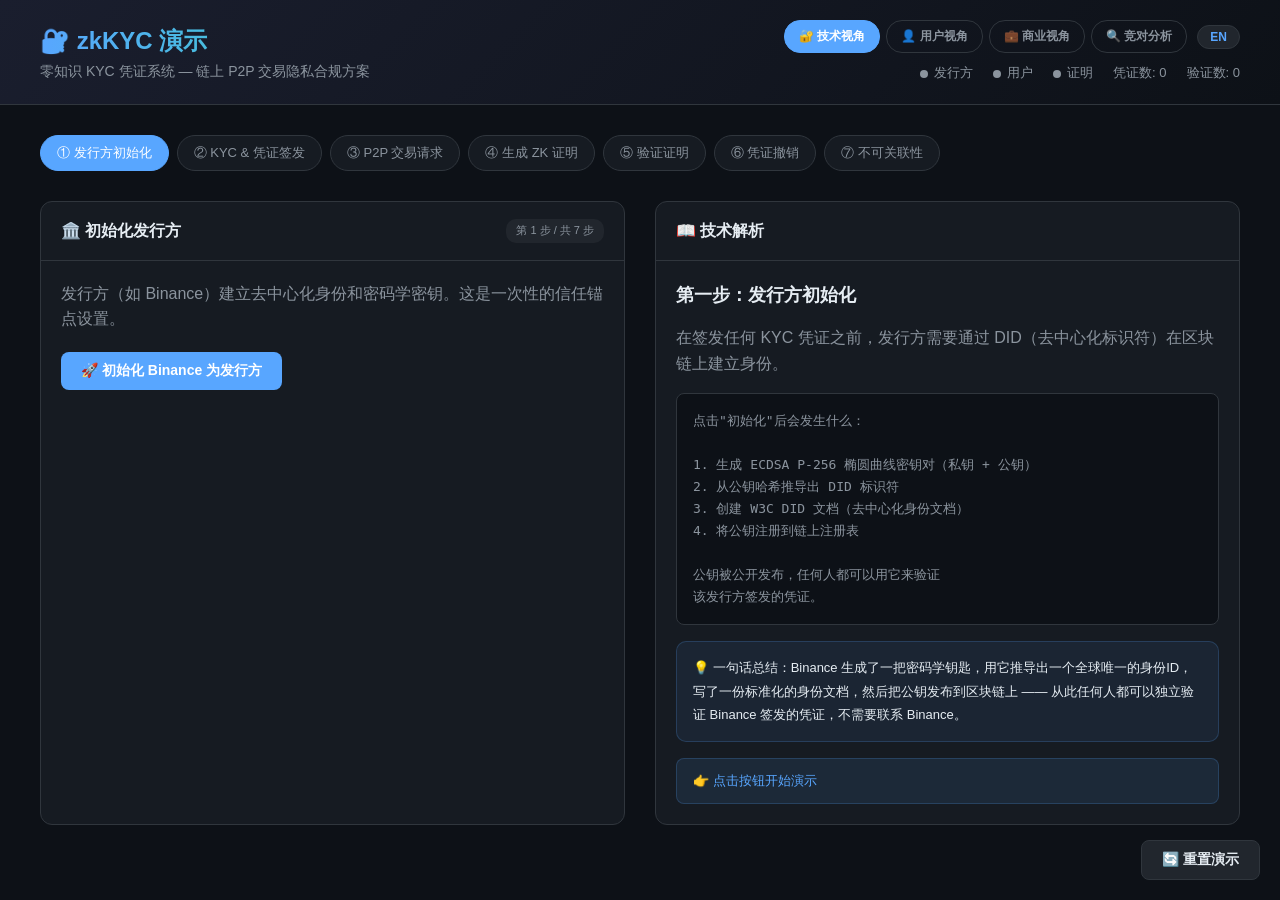
<file: zkkyc-demo/index.html>
<!DOCTYPE html>
<html lang="zh-CN" data-page="index">
<head>
  <meta charset="UTF-8">
  <meta name="viewport" content="width=device-width, initial-scale=1.0">
  <title>zkKYC — 零知识 KYC 凭证系统</title>
  <link rel="stylesheet" href="style.css">
  <script src="i18n.js"></script>
</head>
<body>

<!-- Header -->
<div class="header">
  <div>
    <h1 data-i18n="header.title">🔐 zkKYC 演示</h1>
    <div class="subtitle" data-i18n="header.subtitle">零知识 KYC 凭证系统 — 链上 P2P 交易隐私合规方案</div>
  </div>
  <div style="display:flex; flex-direction:column; align-items:flex-end; gap:10px;">
    <div class="page-nav">
      <a href="index.html" class="active" data-i18n="nav.tech">🔐 技术视角</a>
      <a href="user-demo.html" data-i18n="nav.user">👤 用户视角</a>
      <a href="business.html" data-i18n="nav.biz">💼 商业视角</a>
      <a href="competitors.html" data-i18n="nav.comp">🔍 竞对分析</a>
      <button class="lang-toggle" onclick="toggleLang()">EN</button>
    </div>
    <div class="status-bar">
      <div class="stat"><span class="dot off" id="dot-issuer"></span> <span data-i18n="header.issuer">发行方</span></div>
      <div class="stat"><span class="dot off" id="dot-user"></span> <span data-i18n="header.user">用户</span></div>
      <div class="stat"><span class="dot off" id="dot-proof"></span> <span data-i18n="header.proof">证明</span></div>
      <div class="stat" id="stat-creds">凭证数: 0</div>
      <div class="stat" id="stat-verifs">验证数: 0</div>
    </div>
  </div>
</div>

<div class="container">
  <!-- Step Navigation -->
  <div class="steps-nav">
    <button class="step-btn active" onclick="showStep(1)" data-i18n="step.1">① 发行方初始化</button>
    <button class="step-btn" onclick="showStep(2)" data-i18n="step.2">② KYC & 凭证签发</button>
    <button class="step-btn" onclick="showStep(3)" data-i18n="step.3">③ P2P 交易请求</button>
    <button class="step-btn" onclick="showStep(4)" data-i18n="step.4">④ 生成 ZK 证明</button>
    <button class="step-btn" onclick="showStep(5)" data-i18n="step.5">⑤ 验证证明</button>
    <button class="step-btn" onclick="showStep(6)" data-i18n="step.6">⑥ 凭证撤销</button>
    <button class="step-btn" onclick="showStep(7)" data-i18n="step.7">⑦ 不可关联性</button>
  </div>

  <!-- ════════════════════════════════════════════ -->
  <!-- STEP 1 -->
  <!-- ════════════════════════════════════════════ -->
  <div class="step-content active" id="step-1">
    <div class="main-grid">
      <div class="panel">
        <div class="panel-header">
          <h2 data-i18n="s1.title">🏛️ 初始化发行方</h2>
          <span class="badge" data-i18n="s1.badge">第 1 步 / 共 7 步</span>
        </div>
        <div class="panel-body">
          <p style="color:var(--text2); margin-bottom:20px;" data-i18n="s1.desc">
            发行方（如 Binance）建立去中心化身份和密码学密钥。这是一次性的信任锚点设置。
          </p>
          <button class="btn btn-primary" id="btn-setup" onclick="setupIssuer()">
            <span class="spinner"></span>
            <span data-i18n="s1.btn">🚀 初始化 Binance 为发行方</span>
          </button>
          <div id="issuer-result" class="json-view" style="display:none;"></div>
        </div>
      </div>
      <div class="panel explanation">
        <div class="panel-header"><h2 data-i18n="s1.exp.title">📖 技术解析</h2></div>
        <div class="panel-body" id="exp-1">
          <div class="exp-title" data-i18n="s1.exp.heading">第一步：发行方初始化</div>
          <p style="color:var(--text2); margin-bottom:16px;" data-i18n="s1.exp.desc">
            在签发任何 KYC 凭证之前，发行方需要通过 DID（去中心化标识符）在区块链上建立身份。
          </p>
          <div class="exp-technical" data-i18n="s1.exp.technical">点击"初始化"后会发生什么：

1. 生成 ECDSA P-256 椭圆曲线密钥对（私钥 + 公钥）
2. 从公钥哈希推导出 DID 标识符
3. 创建 W3C DID 文档（去中心化身份文档）
4. 将公钥注册到链上注册表

公钥被公开发布，任何人都可以用它来验证
该发行方签发的凭证。</div>
          <div style="margin-top:16px; padding:14px 16px; background:rgba(88,166,255,0.08); border:1px solid rgba(88,166,255,0.2); border-radius:10px; font-size:13px; color:var(--text); line-height:1.8;">
            <strong>💡</strong> <span data-i18n="s1.exp.summary">一句话总结：Binance 生成了一把密码学钥匙，用它推导出一个全球唯一的身份ID，写了一份标准化的身份文档，然后把公钥发布到区块链上 —— 从此任何人都可以独立验证 Binance 签发的凭证，不需要联系 Binance。</span>
          </div>
          <div class="exp-next" data-i18n="s1.exp.next">👉 点击按钮开始演示</div>
        </div>
      </div>
    </div>
  </div>

  <!-- ════════════════════════════════════════════ -->
  <!-- STEP 2 -->
  <!-- ════════════════════════════════════════════ -->
  <div class="step-content" id="step-2">
    <div class="main-grid">
      <div class="panel">
        <div class="panel-header">
          <h2 data-i18n="s2.title">📋 提交 KYC 并获取凭证</h2>
          <span class="badge" data-i18n="s2.badge">第 2 步 / 共 7 步</span>
        </div>
        <div class="panel-body">
          <div class="form-group">
            <label data-i18n="s2.label.name">姓名</label>
            <input type="text" id="kyc-name" value="张小明" />
          </div>
          <div class="form-group">
            <label data-i18n="s2.label.country">国家代码</label>
            <input type="text" id="kyc-country" value="SG" maxlength="2" />
          </div>
          <div class="form-group">
            <label data-i18n="s2.label.id">证件号码</label>
            <input type="text" id="kyc-id" value="S1234567A" />
          </div>
          <div class="form-group">
            <label data-i18n="s2.label.level">KYC 等级</label>
            <select id="kyc-level">
              <option value="1" data-i18n="s2.level.1">等级 1 — 基础认证</option>
              <option value="2" selected data-i18n="s2.level.2">等级 2 — 增强认证</option>
              <option value="3" data-i18n="s2.level.3">等级 3 — 机构级认证</option>
            </select>
          </div>
          <button class="btn btn-primary" id="btn-kyc" onclick="submitKYC()">
            <span class="spinner"></span>
            <span data-i18n="s2.btn">📜 完成 KYC 并签发凭证</span>
          </button>
          <div id="kyc-result" class="json-view" style="display:none;"></div>
        </div>
      </div>
      <div class="panel explanation">
        <div class="panel-header"><h2 data-i18n="s2.exp.title">📖 技术解析</h2></div>
        <div class="panel-body" id="exp-2">
          <div class="exp-title" data-i18n="s2.exp.heading">第二步：KYC 与凭证签发</div>
          <p style="color:var(--text2); margin-bottom:16px;" data-i18n="s2.exp.desc">
            用户向发行方提交 KYC 信息。验证通过后，发行方创建一份用 BBS+ 签名的 W3C 可验证凭证。
          </p>
          <div class="exp-technical" data-i18n="s2.exp.technical">KYC 过程中发生了什么：

1. 用户提交个人信息（姓名、国籍、证件号）
2. 发行方验证身份（本演示中为模拟）
3. 为用户生成独立的 DID（与链上地址无关）
4. 创建包含 KYC 认证的可验证凭证（VC）
5. 用 BBS+ 签名对所有字段签名
6. 将凭证加入 Merkle 树（有效集合）
7. 用户将凭证存储在本地设备

⚠️ 完成后，用户的个人信息仅存储在自己的
设备上，不会上链，也不会留在发行方。</div>
          <div class="exp-next" data-i18n="s2.exp.next">👉 填写表单并签发凭证</div>
        </div>
      </div>
    </div>
  </div>

  <!-- ════════════════════════════════════════════ -->
  <!-- STEP 3 -->
  <!-- ════════════════════════════════════════════ -->
  <div class="step-content" id="step-3">
    <div class="main-grid">
      <div class="panel">
        <div class="panel-header">
          <h2 data-i18n="s3.title">🤝 P2P 交易请求</h2>
          <span class="badge" data-i18n="s3.badge">第 3 步 / 共 7 步</span>
        </div>
        <div class="panel-body">
          <div class="wallet-row">
            <div class="wallet-card">
              <h3 data-i18n="s3.alice">👩 Alice（持有方）</h3>
              <div class="addr" id="alice-did" data-i18n="s3.alice.did">DID: 尚未创建</div>
              <div style="margin-top:10px; color:var(--green); font-size:13px;" data-i18n="s3.alice.status">✅ 已持有 KYC 凭证</div>
            </div>
            <div class="arrow-col">⇄</div>
            <div class="wallet-card">
              <h3 data-i18n="s3.bob">👨 Bob（验证方）</h3>
              <div class="addr">0xBob...7f3e</div>
              <div style="margin-top:10px; color:var(--orange); font-size:13px;" data-i18n="s3.bob.status">⚠️ 需要对方的 KYC 证明</div>
            </div>
          </div>
          <div style="margin-top:20px; padding:16px; background:var(--bg); border-radius:8px;">
            <p style="font-size:14px; color:var(--text2); margin-bottom:12px;">
              <strong style="color:var(--text)">Bob</strong> 想向 Alice 转账 10 ETH，
              但需要先确认她通过了知名机构的 KYC 认证。
              Bob 生成一个随机挑战 nonce：
            </p>
            <div style="display:flex; gap:10px; align-items:center;">
              <input type="text" id="verifier-nonce" readonly style="font-family:monospace; font-size:12px; flex:1;" />
              <button class="btn btn-secondary" onclick="generateNonce()" data-i18n="s3.nonce.btn">🎲 新随机数</button>
            </div>
          </div>
          <button class="btn btn-primary" style="margin-top:16px;" onclick="generateNonce(); showStep(4);">
            <span data-i18n="s3.next.btn">➡️ 进入证明生成</span>
          </button>
        </div>
      </div>
      <div class="panel explanation">
        <div class="panel-header"><h2 data-i18n="s3.exp.title">📖 技术解析</h2></div>
        <div class="panel-body" id="exp-3">
          <div class="exp-title" data-i18n="s3.exp.heading">第三步：P2P 交易场景</div>
          <p style="color:var(--text2); margin-bottom:16px;">
            双方要在链上做 P2P 转账。双方都没有链上 KYC，但 Bob 需要确认 Alice 的合规状态。
          </p>
          <div class="exp-technical">挑战-响应协议：

1. Bob 想和 Alice 进行交易
2. Bob 要求："请证明你通过了 KYC"
3. Bob 生成一个随机数 NONCE（挑战值）
4. Bob 将 nonce 发送给 Alice

为什么要用新的随机数？
→ 防止重放攻击（重复使用旧证明）
→ 保证不可关联性（每次证明都是唯一的）
→ 证明这个证明是"现在"生成的，不是昨天的

这类似于 HTTPS 握手的工作原理 ——
一个新的随机值确保响应是实时生成的。</div>
          <div class="exp-next">👉 生成随机数，然后进入证明生成步骤</div>
        </div>
      </div>
    </div>
  </div>

  <!-- ════════════════════════════════════════════ -->
  <!-- STEP 4 -->
  <!-- ════════════════════════════════════════════ -->
  <div class="step-content" id="step-4">
    <div class="main-grid">
      <div class="panel">
        <div class="panel-header">
          <h2 data-i18n="s4.title">🔐 生成零知识证明</h2>
          <span class="badge" data-i18n="s4.badge">第 4 步 / 共 7 步</span>
        </div>
        <div class="panel-body">
          <p style="color:var(--text2); margin-bottom:16px;">
            Alice 将在不暴露身份的前提下，证明自己通过了 KYC。选择要披露的字段：
          </p>
          <div style="display:grid; grid-template-columns:1fr 1fr; gap:8px; margin-bottom:16px;">
            <label style="display:flex; align-items:center; gap:8px; padding:10px; background:var(--bg); border-radius:8px; cursor:pointer; font-size:13px;">
              <input type="checkbox" checked disabled /> KYC等级 <span style="color:var(--green)">（披露）</span>
            </label>
            <label style="display:flex; align-items:center; gap:8px; padding:10px; background:var(--bg); border-radius:8px; cursor:pointer; font-size:13px;">
              <input type="checkbox" checked disabled /> 制裁清单 <span style="color:var(--green)">（披露）</span>
            </label>
            <label style="display:flex; align-items:center; gap:8px; padding:10px; background:var(--bg); border-radius:8px; cursor:pointer; font-size:13px;">
              <input type="checkbox" checked disabled /> 反洗钱检查 <span style="color:var(--green)">（披露）</span>
            </label>
            <label style="display:flex; align-items:center; gap:8px; padding:10px; background:var(--bg); border-radius:8px; cursor:pointer; font-size:13px;">
              <input type="checkbox" checked disabled /> 国家风险 <span style="color:var(--green)">（披露）</span>
            </label>
            <label style="display:flex; align-items:center; gap:8px; padding:10px; background:var(--bg); border-radius:8px; font-size:13px; opacity:0.5;">
              <input type="checkbox" disabled /> 姓名 <span style="color:var(--red)">（隐藏）</span>
            </label>
            <label style="display:flex; align-items:center; gap:8px; padding:10px; background:var(--bg); border-radius:8px; font-size:13px; opacity:0.5;">
              <input type="checkbox" disabled /> 国籍 <span style="color:var(--red)">（隐藏）</span>
            </label>
            <label style="display:flex; align-items:center; gap:8px; padding:10px; background:var(--bg); border-radius:8px; font-size:13px; opacity:0.5;">
              <input type="checkbox" disabled /> 证件号码 <span style="color:var(--red)">（隐藏）</span>
            </label>
            <label style="display:flex; align-items:center; gap:8px; padding:10px; background:var(--bg); border-radius:8px; font-size:13px; opacity:0.5;">
              <input type="checkbox" disabled /> DID 标识 <span style="color:var(--red)">（隐藏）</span>
            </label>
          </div>
          <button class="btn btn-primary" id="btn-proof" onclick="generateProof()">
            <span class="spinner"></span>
            <span data-i18n="s4.btn">🔐 生成零知识证明</span>
          </button>
          <div id="proof-result" class="json-view" style="display:none;"></div>
        </div>
      </div>
      <div class="panel explanation">
        <div class="panel-header"><h2 data-i18n="s4.exp.title">📖 技术解析</h2></div>
        <div class="panel-body" id="exp-4">
          <div class="exp-title" data-i18n="s4.exp.heading">第四步：零知识证明生成</div>
          <div class="exp-technical">Alice 的设备在本地执行以下操作：

1. 选择性披露（BBS+ 签名）
   → 披露：KYC等级、制裁状态、反洗钱、国家风险
   → 隐藏：姓名、国籍、证件号、DID
   → 证明：隐藏字段确实被发行方签名过

2. Merkle 成员证明（非撤销证明）
   → 证明凭证在有效集合中
   → 不暴露是哪个凭证

3. Nullifier（消零器）生成
   → Nullifier = Hash(凭证密钥 || Bob的nonce)
   → 每次交互唯一，防止重放
   → 无法与其他证明关联

4. 过期检查
   → 证明凭证未过期
   → 不暴露具体过期日期

生成的证明约 2KB，不含任何个人信息，
任何人都可用发行方公钥验证。</div>
          <div class="privacy-box">
            🔒 <strong>隐私保证：</strong>该证明在数学上保证验证方除了被披露的字段外，
            不会获取任何其他信息。即使是发行方也无法将此证明与原始凭证签发关联起来。
          </div>
        </div>
      </div>
    </div>
  </div>

  <!-- ════════════════════════════════════════════ -->
  <!-- STEP 5 -->
  <!-- ════════════════════════════════════════════ -->
  <div class="step-content" id="step-5">
    <!-- 验证流程图 -->
    <div class="panel" style="margin-bottom:24px;">
      <div class="panel-header">
        <h2 data-i18n="s5.title">🔍 Bob 的完整验证流程</h2>
        <span class="badge" data-i18n="s5.badge">第 5 步 / 共 7 步</span>
      </div>
      <div class="panel-body">
        <!-- 流程时间线 -->
        <div class="verify-timeline">

          <!-- Step A: 获取信任锚点 -->
          <div class="vt-step" id="vt-step-0">
            <div class="vt-icon">⛓️</div>
            <div class="vt-content">
              <div class="vt-title" data-i18n="s5.vt0.title">第零步：从链上获取信任锚点</div>
              <div class="vt-desc" data-i18n="s5.vt0.desc">Bob 自己从链上合约读取数据，不依赖 Alice，Alice 无法伪造</div>
              <div class="vt-detail">
                <div class="vt-code">
                  <div><span class="json-key">issuer_pubkey</span> = Registry.getIssuer().publicKey &nbsp; <span style="color:var(--text2)">← 链上读取</span></div>
                  <div><span class="json-key">merkle_root</span> &nbsp; = Registry.getIssuer().merkleRoot <span style="color:var(--text2)">← 链上读取</span></div>
                </div>
                <div class="vt-note">
                  💡 <strong>关键：</strong>Merkle 根和公钥都来自链上合约，是公开数据。
                  Bob 自己读链，不需要问 Alice 或 Binance。这就是 trustless 的含义。
                </div>
              </div>
              <div class="vt-status" id="vt-status-0">⏳ 等待执行</div>
            </div>
          </div>

          <!-- Step 1: BBS+ 签名 -->
          <div class="vt-step" id="vt-step-1">
            <div class="vt-icon">🔏</div>
            <div class="vt-content">
              <div class="vt-title" data-i18n="s5.vt1.title">第一步：验证 BBS+ 签名</div>
              <div class="vt-desc" data-i18n="s5.vt1.desc">发行方真的签了这些字段吗？</div>
              <div class="vt-detail">
                <div class="vt-code">
                  <div><span style="color:var(--text2)">// 对每个披露字段：验证承诺能正确打开</span></div>
                  <div>for field in [kycLevel, sanctionClear, amlCheck, countryRisk]:</div>
                  <div>&nbsp;&nbsp;assert Hash(value || blinding) == commitment &nbsp; <span style="color:var(--green)">✓</span></div>
                  <div></div>
                  <div><span style="color:var(--text2)">// 验证组合签名（含隐藏字段的承诺）</span></div>
                  <div>combined = sort_concat(<span style="color:var(--green)">所有字段的 commitments</span>)</div>
                  <div>ECDSA.verify(<span class="json-key">issuer_pubkey</span>, combined, signature) <span style="color:var(--green)">✓</span></div>
                </div>
                <div class="vt-note">
                  📌 隐藏字段（姓名、证件号等）的 <strong>承诺值</strong> 也在签名里，
                  所以 Bob 能确认"有些字段被签了，但我看不到内容"。
                  这就是 BBS+ 选择性披露的核心。
                </div>
              </div>
              <div class="vt-status" id="vt-status-1">⏳ 等待执行</div>
            </div>
          </div>

          <!-- Step 2: Merkle 验证 -->
          <div class="vt-step" id="vt-step-2">
            <div class="vt-icon">🌳</div>
            <div class="vt-content">
              <div class="vt-title" data-i18n="s5.vt2.title">第二步：验证 Merkle 证明（凭证没被撤销？）</div>
              <div class="vt-desc" data-i18n="s5.vt2.desc">凭证是否仍在有效集合中</div>
              <div class="vt-detail">
                <div class="vt-code">
                  <div><span style="color:var(--text2)">// Alice 提供的 Merkle 路径</span></div>
                  <div>leaf_hash = Hash(credential_id)</div>
                  <div>siblings = [h₁, h₂, h₃, ...]</div>
                  <div></div>
                  <div><span style="color:var(--text2)">// Bob 自底向上重算根</span></div>
                  <div>current = leaf_hash</div>
                  <div>for sibling in siblings:</div>
                  <div>&nbsp;&nbsp;current = Hash(current + sibling)</div>
                  <div>computed_root = current</div>
                  <div></div>
                  <div><span style="color:var(--text2)">// 与链上 root 比较</span></div>
                  <div>assert computed_root == <span class="json-key">merkle_root</span> <span style="color:var(--green)">✓</span></div>
                </div>
                <div class="vt-note">
                  🌿 Bob 不知道 credential_id 是什么，只知道"链上有效集合中存在某个凭证，
                  它的 Merkle 路径能算出正确的根"。如果凭证被撤销，根会变，路径算不出来。
                </div>
              </div>
              <div class="vt-status" id="vt-status-2">⏳ 等待执行</div>
            </div>
          </div>

          <!-- Step 3: Nullifier -->
          <div class="vt-step" id="vt-step-3">
            <div class="vt-icon">🛡️</div>
            <div class="vt-content">
              <div class="vt-title" data-i18n="s5.vt3.title">第三步：检查 Nullifier（防重放）</div>
              <div class="vt-desc" data-i18n="s5.vt3.desc">这个证明之前用过吗？</div>
              <div class="vt-detail">
                <div class="vt-code">
                  <div>nullifier = proof.nullifier</div>
                  <div></div>
                  <div><span style="color:var(--text2)">// 检查本地/链上记录</span></div>
                  <div>assert nullifier NOT IN used_nullifiers <span style="color:var(--green)">✓ 新鲜</span></div>
                  <div></div>
                  <div><span style="color:var(--text2)">// 记录，防止下次重放</span></div>
                  <div>used_nullifiers.add(nullifier)</div>
                </div>
                <div class="vt-note">
                  🔄 Nullifier = Hash(凭证密钥 || Bob的nonce)。因为 nonce 是 Bob 随机生成的，
                  Alice 无法预先准备。同一凭证 + 不同 nonce = 不同 nullifier = 不可关联。
                </div>
              </div>
              <div class="vt-status" id="vt-status-3">⏳ 等待执行</div>
            </div>
          </div>

          <!-- Step 4: 业务字段 -->
          <div class="vt-step" id="vt-step-4">
            <div class="vt-icon">📋</div>
            <div class="vt-content">
              <div class="vt-title" data-i18n="s5.vt4.title">第四步：检查业务合规字段</div>
              <div class="vt-desc" data-i18n="s5.vt4.desc">从已验证的披露字段中读取合规状态</div>
              <div class="vt-detail">
                <div class="vt-code">
                  <div>sanctionClear == <span class="json-bool">true</span> &nbsp;&nbsp; <span style="color:var(--text2)">→ 不在制裁名单</span> <span style="color:var(--green)">✓</span></div>
                  <div>amlCheck == <span class="json-string">"passed"</span> &nbsp;&nbsp;&nbsp; <span style="color:var(--text2)">→ 反洗钱通过</span> <span style="color:var(--green)">✓</span></div>
                  <div>kycLevel >= <span class="json-number">1</span> &nbsp;&nbsp;&nbsp;&nbsp;&nbsp;&nbsp;&nbsp;&nbsp; <span style="color:var(--text2)">→ KYC 等级足够</span> <span style="color:var(--green)">✓</span></div>
                  <div>countryRisk != <span class="json-string">"high"</span> &nbsp; <span style="color:var(--text2)">→ 国家风险可接受</span> <span style="color:var(--green)">✓</span></div>
                </div>
                <div class="vt-note">
                  ✅ 这些值已通过第一步的签名验证确认是真实的（发行方签过的），Alice 无法伪造。
                  Bob 看到的只是合规结果，看不到任何个人信息。
                </div>
              </div>
              <div class="vt-status" id="vt-status-4">⏳ 等待执行</div>
            </div>
          </div>

          <!-- Step 5: 过期 -->
          <div class="vt-step" id="vt-step-5">
            <div class="vt-icon">⏰</div>
            <div class="vt-content">
              <div class="vt-title" data-i18n="s5.vt5.title">第五步：过期检查</div>
              <div class="vt-desc" data-i18n="s5.vt5.desc">凭证是否仍在有效期内</div>
              <div class="vt-detail">
                <div class="vt-code">
                  <div>proof.expirationProof.notExpired == <span class="json-bool">true</span> <span style="color:var(--green)">✓</span></div>
                </div>
              </div>
              <div class="vt-status" id="vt-status-5">⏳ 等待执行</div>
            </div>
          </div>

          <!-- Final -->
          <div class="vt-step" id="vt-step-final" style="display:none;">
            <div class="vt-icon" id="vt-final-icon">🎯</div>
            <div class="vt-content">
              <div class="vt-title" id="vt-final-title">最终判定</div>
              <div class="vt-desc" id="vt-final-desc"></div>
            </div>
          </div>

        </div>

        <!-- 验证按钮 -->
        <div style="text-align:center; margin-top:24px;">
          <button class="btn btn-primary" id="btn-verify" onclick="verifyProofAnimated()" style="font-size:16px; padding:14px 32px;">
            <span class="spinner"></span>
            <span data-i18n="s5.btn">🔍 开始逐步验证（以 Bob 身份）</span>
          </button>
        </div>

        <!-- Bob 最终知道什么 -->
        <div id="bob-knowledge" style="display:none; margin-top:24px;">
          <div style="display:grid; grid-template-columns:1fr 1fr; gap:16px;">
            <div style="padding:16px; background:rgba(63,185,80,0.08); border:1px solid rgba(63,185,80,0.2); border-radius:8px;">
              <div style="font-weight:700; color:var(--green); margin-bottom:10px;" data-i18n="s5.bob.knows">✅ Bob 知道的</div>
              <div style="font-size:13px; color:var(--text2); line-height:1.8;" data-i18n="s5.bob.knows.list">
                • Alice 通过了某大机构的 KYC<br>
                • Alice 不在制裁名单<br>
                • Alice 反洗钱检查已通过<br>
                • Alice 所在国家风险低<br>
                • 凭证未过期、未被撤销
              </div>
            </div>
            <div style="padding:16px; background:rgba(248,81,73,0.08); border:1px solid rgba(248,81,73,0.2); border-radius:8px;">
              <div style="font-weight:700; color:var(--red); margin-bottom:10px;" data-i18n="s5.bob.unknown">❌ Bob 不知道的</div>
              <div style="font-size:13px; color:var(--text2); line-height:1.8;" data-i18n="s5.bob.unknown.list">
                • Alice 叫什么名字<br>
                • Alice 是哪国人<br>
                • Alice 的证件号码<br>
                • 是 Binance 还是 Coinbase 签发的<br>
                • Alice 的其他链上交易记录
              </div>
            </div>
          </div>
        </div>
      </div>
    </div>

    <!-- 右侧说明 -->
    <div class="panel explanation">
      <div class="panel-header"><h2 data-i18n="s5.exp.title">📖 技术解析</h2></div>
      <div class="panel-body" id="exp-5">
        <div class="exp-title" data-i18n="s5.exp.heading">第五步：Bob 的验证流程</div>
        <div class="exp-technical">核心设计：Bob 的信任不来自 Alice，而来自链上数据

┌──────────────────────────────────┐
│  链上 Registry 合约（公开数据） │
│  ┌────────────────────────────┐ │
│  │ issuer_pubkey: 0x4a7c...  │ │
│  │ merkle_root:   0xf3b1...  │ │
│  │ last_updated:  1740100000 │ │
│  └────────────────────────────┘ │
└──────────────────────────────────┘
         ▲ Bob 自己读链
         │
    ┌────┴────┐
    │  Bob    │ ← 只信任链上数据
    └────┬────┘
         │ 用链上数据验证 Alice 的 proof
         ▼
    ┌─────────┐
    │  Alice  │ ← 只提供 proof，无法伪造
    └─────────┘

❓ 常见问题：

Q: Alice 每次生成新证明，Merkle 根会变吗？
A: 不会！Merkle 根只在凭证签发/撤销时变。
   生成证明是 Alice 本地操作，不影响 Merkle 树。

Q: Merkle 根从哪来？
A: 链上合约公开存储，任何人可读。
   Binance 每次签发/撤销时更新合约。

Q: Bob 需要联系 Binance 吗？
A: 不需要。Bob 只需要读链上合约。
   这就是"去中心化验证"的含义。</div>
      </div>
    </div>
  </div>

  <!-- ════════════════════════════════════════════ -->
  <!-- STEP 6 -->
  <!-- ════════════════════════════════════════════ -->
  <div class="step-content" id="step-6">
    <div class="main-grid">
      <div class="panel">
        <div class="panel-header">
          <h2 data-i18n="s6.title">🚫 凭证撤销</h2>
          <span class="badge" data-i18n="s6.badge">第 6 步 / 共 7 步</span>
        </div>
        <div class="panel-body">
          <p style="color:var(--text2); margin-bottom:16px;">
            模拟 Alice 被加入制裁名单的场景。发行方撤销她的凭证，但不会公开暴露她的身份。
          </p>
          <button class="btn btn-danger" id="btn-revoke" onclick="revokeCredential()">
            <span class="spinner"></span>
            <span data-i18n="s6.btn">🚫 撤销 Alice 的凭证</span>
          </button>
          <div id="revoke-result" style="margin-top:16px;"></div>
          <div style="margin-top:20px; border-top:1px solid var(--border); padding-top:16px;">
            <p style="color:var(--text2); margin-bottom:12px; font-size:14px;">
              现在尝试用被撤销的凭证生成并验证新的证明：
            </p>
            <button class="btn btn-secondary" id="btn-revoke-test" onclick="testRevokedProof()">
              <span class="spinner"></span>
              <span data-i18n="s6.test.btn">🔄 测试已撤销凭证</span>
            </button>
            <div id="revoke-test-result" style="margin-top:12px;"></div>
          </div>
        </div>
      </div>
      <div class="panel explanation">
        <div class="panel-header"><h2>📖 技术解析</h2></div>
        <div class="panel-body" id="exp-6">
          <div class="exp-title">第六步：撤销演示</div>
          <div class="exp-technical">撤销机制的工作原理：

1. 发行方撤销凭证
   → 从 Merkle 树中移除该凭证
   → Merkle 根发生变化

2. 链上更新
   → 新的 Merkle 根被发布
   → 旧的证明自动失效

3. 隐私得到保护
   → Merkle 树不会暴露哪个叶子被移除了
   → 其他用户的凭证仍然有效
   → 只有被撤销用户的证明会失败

4. 接下来会发生什么
   → Alice 仍然可以生成证明（她还有凭证）
   → 但验证会失败，因为：
     - 她的凭证不再在 Merkle 树中
     - Merkle 成员证明与新根不匹配

这是相比黑名单的关键优势：
可以撤销某人的凭证而不公开其身份。</div>
        </div>
      </div>
    </div>
  </div>

  <!-- ════════════════════════════════════════════ -->
  <!-- STEP 7 -->
  <!-- ════════════════════════════════════════════ -->
  <div class="step-content" id="step-7">
    <div class="main-grid">
      <div class="panel">
        <div class="panel-header">
          <h2 data-i18n="s7.title">🔗 不可关联性演示</h2>
          <span class="badge" data-i18n="s7.badge">第 7 步 / 共 7 步</span>
        </div>
        <div class="panel-body">
          <p style="color:var(--text2); margin-bottom:16px;">
            首先创建第二个用户来演示不可关联性（因为 Alice 已被撤销）。
          </p>
          <button class="btn btn-secondary" id="btn-user2" onclick="createUser2()" style="margin-bottom:16px;" data-i18n="s7.user2.btn">
            👤 创建用户 Charlie
          </button>
          <p style="color:var(--text2); margin-bottom:16px;">
            用同一凭证生成 3 次证明，每次使用不同的 nonce。
            观察：它们看起来完全不同，无法被关联！
          </p>
          <button class="btn btn-primary" id="btn-unlink" onclick="demoUnlinkability()">
            <span class="spinner"></span>
            <span data-i18n="s7.btn">🔗 生成 3 个不可关联的证明</span>
          </button>
          <div id="unlink-result" style="margin-top:16px;"></div>
        </div>
      </div>
      <div class="panel explanation">
        <div class="panel-header"><h2>📖 技术解析</h2></div>
        <div class="panel-body" id="exp-7">
          <div class="exp-title">第七步：不可关联性</div>
          <div class="exp-technical">为什么证明无法被关联：

NULLIFIER 设计：
  Nullifier = Hash(凭证密钥 || 验证方随机数)

由于每个验证方提供不同的随机 nonce：
→ Nullifier 每次都不同
→ 证明结构也会变化（盲因子重新随机化）
→ 观察者无法关联多次证明

对比：

传统 KYC：
  向 3 个商家出示护照 →
  3 个商家都知道你是同一个人 ❌

zkKYC：
  向 3 个商家出示 ZK 证明 →
  每个商家看到的是独立的证明 ✅
  无法判断是否为同一人

这对 P2P 交易至关重要：
→ 商家 A 无法与商家 B 串通追踪你
→ 即使发行方也无法追溯哪个证明是你的
→ 你的交易隐私得到完全保护</div>
        </div>
      </div>
    </div>
  </div>
</div>

<!-- Reset button -->
<button class="btn btn-secondary reset-btn" onclick="resetAll()" data-i18n="reset.btn">🔄 重置演示</button>

<script src="mock-api.js"></script>
<script src="app.js"></script>
</body>
</html>
</file>
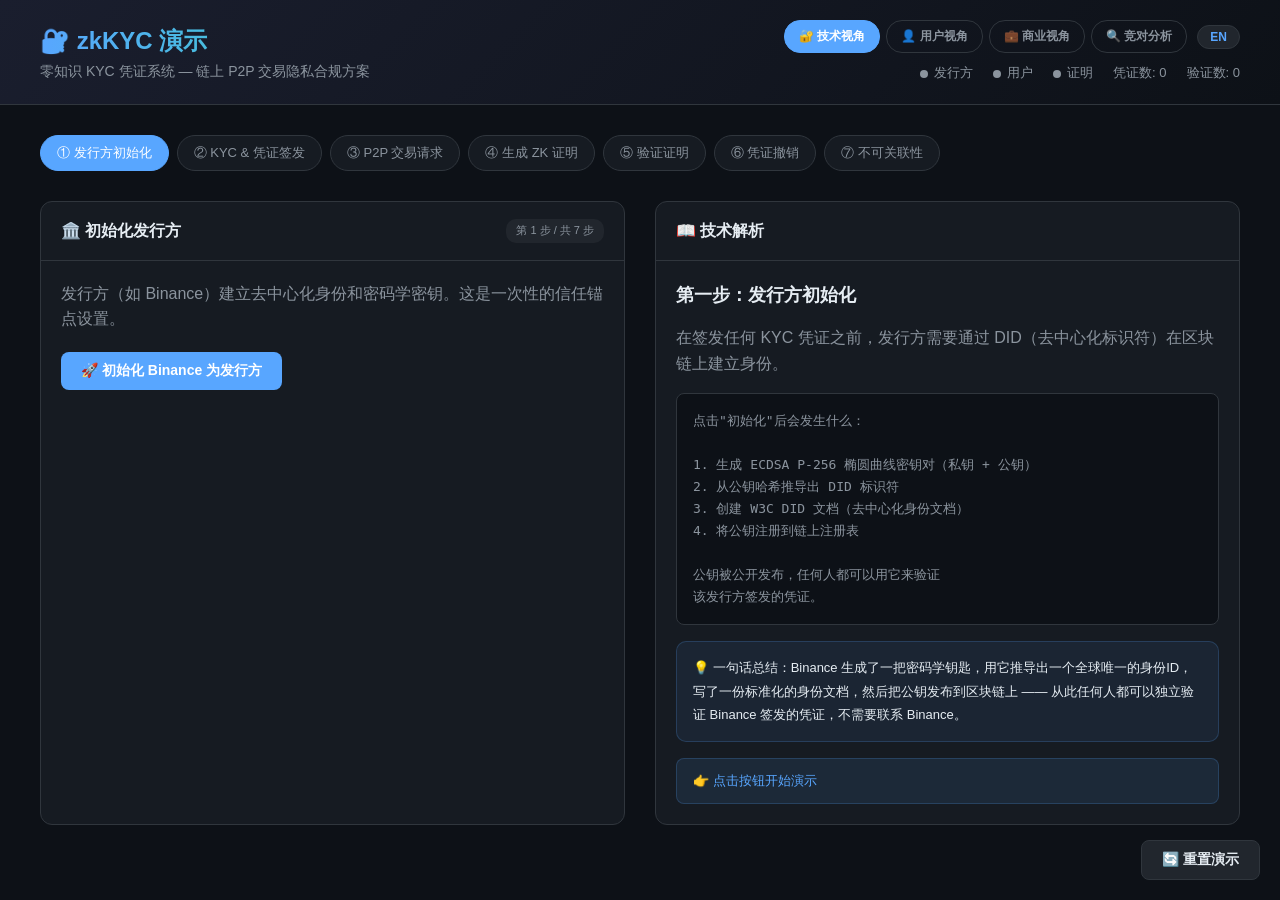
<file: zkkyc/static/index.html>
<!DOCTYPE html>
<html lang="zh-CN" data-page="index">
<head>
  <meta charset="UTF-8">
  <meta name="viewport" content="width=device-width, initial-scale=1.0">
  <title>zkKYC — 零知识 KYC 凭证系统</title>
  <link rel="stylesheet" href="style.css">
  <script src="i18n.js"></script>
</head>
<body>

<!-- Header -->
<div class="header">
  <div>
    <h1 data-i18n="header.title">🔐 zkKYC 演示</h1>
    <div class="subtitle" data-i18n="header.subtitle">零知识 KYC 凭证系统 — 链上 P2P 交易隐私合规方案</div>
  </div>
  <div style="display:flex; flex-direction:column; align-items:flex-end; gap:10px;">
    <div class="page-nav">
      <a href="/" class="active" data-i18n="nav.tech">🔐 技术视角</a>
      <a href="/user-demo.html" data-i18n="nav.user">👤 用户视角</a>
      <a href="/business.html" data-i18n="nav.biz">💼 商业视角</a>
      <a href="/competitors.html" data-i18n="nav.comp">🔍 竞对分析</a>
      <button class="lang-toggle" onclick="toggleLang()">EN</button>
    </div>
    <div class="status-bar">
      <div class="stat"><span class="dot off" id="dot-issuer"></span> <span data-i18n="header.issuer">发行方</span></div>
      <div class="stat"><span class="dot off" id="dot-user"></span> <span data-i18n="header.user">用户</span></div>
      <div class="stat"><span class="dot off" id="dot-proof"></span> <span data-i18n="header.proof">证明</span></div>
      <div class="stat" id="stat-creds">凭证数: 0</div>
      <div class="stat" id="stat-verifs">验证数: 0</div>
    </div>
  </div>
</div>

<div class="container">
  <!-- Step Navigation -->
  <div class="steps-nav">
    <button class="step-btn active" onclick="showStep(1)" data-i18n="step.1">① 发行方初始化</button>
    <button class="step-btn" onclick="showStep(2)" data-i18n="step.2">② KYC & 凭证签发</button>
    <button class="step-btn" onclick="showStep(3)" data-i18n="step.3">③ P2P 交易请求</button>
    <button class="step-btn" onclick="showStep(4)" data-i18n="step.4">④ 生成 ZK 证明</button>
    <button class="step-btn" onclick="showStep(5)" data-i18n="step.5">⑤ 验证证明</button>
    <button class="step-btn" onclick="showStep(6)" data-i18n="step.6">⑥ 凭证撤销</button>
    <button class="step-btn" onclick="showStep(7)" data-i18n="step.7">⑦ 不可关联性</button>
  </div>

  <!-- ════════════════════════════════════════════ -->
  <!-- STEP 1 -->
  <!-- ════════════════════════════════════════════ -->
  <div class="step-content active" id="step-1">
    <div class="main-grid">
      <div class="panel">
        <div class="panel-header">
          <h2 data-i18n="s1.title">🏛️ 初始化发行方</h2>
          <span class="badge" data-i18n="s1.badge">第 1 步 / 共 7 步</span>
        </div>
        <div class="panel-body">
          <p style="color:var(--text2); margin-bottom:20px;" data-i18n="s1.desc">
            发行方（如 Binance）建立去中心化身份和密码学密钥。这是一次性的信任锚点设置。
          </p>
          <button class="btn btn-primary" id="btn-setup" onclick="setupIssuer()">
            <span class="spinner"></span>
            <span data-i18n="s1.btn">🚀 初始化 Binance 为发行方</span>
          </button>
          <div id="issuer-result" class="json-view" style="display:none;"></div>
        </div>
      </div>
      <div class="panel explanation">
        <div class="panel-header"><h2 data-i18n="s1.exp.title">📖 技术解析</h2></div>
        <div class="panel-body" id="exp-1">
          <div class="exp-title" data-i18n="s1.exp.heading">第一步：发行方初始化</div>
          <p style="color:var(--text2); margin-bottom:16px;" data-i18n="s1.exp.desc">
            在签发任何 KYC 凭证之前，发行方需要通过 DID（去中心化标识符）在区块链上建立身份。
          </p>
          <div class="exp-technical" data-i18n="s1.exp.technical">点击"初始化"后会发生什么：

1. 生成 ECDSA P-256 椭圆曲线密钥对（私钥 + 公钥）
2. 从公钥哈希推导出 DID 标识符
3. 创建 W3C DID 文档（去中心化身份文档）
4. 将公钥注册到链上注册表

公钥被公开发布，任何人都可以用它来验证
该发行方签发的凭证。</div>
          <div style="margin-top:16px; padding:14px 16px; background:rgba(88,166,255,0.08); border:1px solid rgba(88,166,255,0.2); border-radius:10px; font-size:13px; color:var(--text); line-height:1.8;">
            <strong>💡</strong> <span data-i18n="s1.exp.summary">一句话总结：Binance 生成了一把密码学钥匙，用它推导出一个全球唯一的身份ID，写了一份标准化的身份文档，然后把公钥发布到区块链上 —— 从此任何人都可以独立验证 Binance 签发的凭证，不需要联系 Binance。</span>
          </div>
          <div class="exp-next" data-i18n="s1.exp.next">👉 点击按钮开始演示</div>
        </div>
      </div>
    </div>
  </div>

  <!-- ════════════════════════════════════════════ -->
  <!-- STEP 2 -->
  <!-- ════════════════════════════════════════════ -->
  <div class="step-content" id="step-2">
    <div class="main-grid">
      <div class="panel">
        <div class="panel-header">
          <h2 data-i18n="s2.title">📋 提交 KYC 并获取凭证</h2>
          <span class="badge" data-i18n="s2.badge">第 2 步 / 共 7 步</span>
        </div>
        <div class="panel-body">
          <div class="form-group">
            <label data-i18n="s2.label.name">姓名</label>
            <input type="text" id="kyc-name" value="张小明" />
          </div>
          <div class="form-group">
            <label data-i18n="s2.label.country">国家代码</label>
            <input type="text" id="kyc-country" value="SG" maxlength="2" />
          </div>
          <div class="form-group">
            <label data-i18n="s2.label.id">证件号码</label>
            <input type="text" id="kyc-id" value="S1234567A" />
          </div>
          <div class="form-group">
            <label data-i18n="s2.label.level">KYC 等级</label>
            <select id="kyc-level">
              <option value="1" data-i18n="s2.level.1">等级 1 — 基础认证</option>
              <option value="2" selected data-i18n="s2.level.2">等级 2 — 增强认证</option>
              <option value="3" data-i18n="s2.level.3">等级 3 — 机构级认证</option>
            </select>
          </div>
          <button class="btn btn-primary" id="btn-kyc" onclick="submitKYC()">
            <span class="spinner"></span>
            <span data-i18n="s2.btn">📜 完成 KYC 并签发凭证</span>
          </button>
          <div id="kyc-result" class="json-view" style="display:none;"></div>
        </div>
      </div>
      <div class="panel explanation">
        <div class="panel-header"><h2 data-i18n="s2.exp.title">📖 技术解析</h2></div>
        <div class="panel-body" id="exp-2">
          <div class="exp-title" data-i18n="s2.exp.heading">第二步：KYC 与凭证签发</div>
          <p style="color:var(--text2); margin-bottom:16px;" data-i18n="s2.exp.desc">
            用户向发行方提交 KYC 信息。验证通过后，发行方创建一份用 BBS+ 签名的 W3C 可验证凭证。
          </p>
          <div class="exp-technical" data-i18n="s2.exp.technical">KYC 过程中发生了什么：

1. 用户提交个人信息（姓名、国籍、证件号）
2. 发行方验证身份（本演示中为模拟）
3. 为用户生成独立的 DID（与链上地址无关）
4. 创建包含 KYC 认证的可验证凭证（VC）
5. 用 BBS+ 签名对所有字段签名
6. 将凭证加入 Merkle 树（有效集合）
7. 用户将凭证存储在本地设备

⚠️ 完成后，用户的个人信息仅存储在自己的
设备上，不会上链，也不会留在发行方。</div>
          <div class="exp-next" data-i18n="s2.exp.next">👉 填写表单并签发凭证</div>
        </div>
      </div>
    </div>
  </div>

  <!-- ════════════════════════════════════════════ -->
  <!-- STEP 3 -->
  <!-- ════════════════════════════════════════════ -->
  <div class="step-content" id="step-3">
    <div class="main-grid">
      <div class="panel">
        <div class="panel-header">
          <h2 data-i18n="s3.title">🤝 P2P 交易请求</h2>
          <span class="badge" data-i18n="s3.badge">第 3 步 / 共 7 步</span>
        </div>
        <div class="panel-body">
          <div class="wallet-row">
            <div class="wallet-card">
              <h3 data-i18n="s3.alice">👩 Alice（持有方）</h3>
              <div class="addr" id="alice-did" data-i18n="s3.alice.did">DID: 尚未创建</div>
              <div style="margin-top:10px; color:var(--green); font-size:13px;" data-i18n="s3.alice.status">✅ 已持有 KYC 凭证</div>
            </div>
            <div class="arrow-col">⇄</div>
            <div class="wallet-card">
              <h3 data-i18n="s3.bob">👨 Bob（验证方）</h3>
              <div class="addr">0xBob...7f3e</div>
              <div style="margin-top:10px; color:var(--orange); font-size:13px;" data-i18n="s3.bob.status">⚠️ 需要对方的 KYC 证明</div>
            </div>
          </div>
          <div style="margin-top:20px; padding:16px; background:var(--bg); border-radius:8px;">
            <p style="font-size:14px; color:var(--text2); margin-bottom:12px;">
              <strong style="color:var(--text)">Bob</strong> 想向 Alice 转账 10 ETH，
              但需要先确认她通过了知名机构的 KYC 认证。
              Bob 生成一个随机挑战 nonce：
            </p>
            <div style="display:flex; gap:10px; align-items:center;">
              <input type="text" id="verifier-nonce" readonly style="font-family:monospace; font-size:12px; flex:1;" />
              <button class="btn btn-secondary" onclick="generateNonce()" data-i18n="s3.nonce.btn">🎲 新随机数</button>
            </div>
          </div>
          <button class="btn btn-primary" style="margin-top:16px;" onclick="generateNonce(); showStep(4);">
            <span data-i18n="s3.next.btn">➡️ 进入证明生成</span>
          </button>
        </div>
      </div>
      <div class="panel explanation">
        <div class="panel-header"><h2 data-i18n="s3.exp.title">📖 技术解析</h2></div>
        <div class="panel-body" id="exp-3">
          <div class="exp-title" data-i18n="s3.exp.heading">第三步：P2P 交易场景</div>
          <p style="color:var(--text2); margin-bottom:16px;">
            双方要在链上做 P2P 转账。双方都没有链上 KYC，但 Bob 需要确认 Alice 的合规状态。
          </p>
          <div class="exp-technical">挑战-响应协议：

1. Bob 想和 Alice 进行交易
2. Bob 要求："请证明你通过了 KYC"
3. Bob 生成一个随机数 NONCE（挑战值）
4. Bob 将 nonce 发送给 Alice

为什么要用新的随机数？
→ 防止重放攻击（重复使用旧证明）
→ 保证不可关联性（每次证明都是唯一的）
→ 证明这个证明是"现在"生成的，不是昨天的

这类似于 HTTPS 握手的工作原理 ——
一个新的随机值确保响应是实时生成的。</div>
          <div class="exp-next">👉 生成随机数，然后进入证明生成步骤</div>
        </div>
      </div>
    </div>
  </div>

  <!-- ════════════════════════════════════════════ -->
  <!-- STEP 4 -->
  <!-- ════════════════════════════════════════════ -->
  <div class="step-content" id="step-4">
    <div class="main-grid">
      <div class="panel">
        <div class="panel-header">
          <h2 data-i18n="s4.title">🔐 生成零知识证明</h2>
          <span class="badge" data-i18n="s4.badge">第 4 步 / 共 7 步</span>
        </div>
        <div class="panel-body">
          <p style="color:var(--text2); margin-bottom:16px;">
            Alice 将在不暴露身份的前提下，证明自己通过了 KYC。选择要披露的字段：
          </p>
          <div style="display:grid; grid-template-columns:1fr 1fr; gap:8px; margin-bottom:16px;">
            <label style="display:flex; align-items:center; gap:8px; padding:10px; background:var(--bg); border-radius:8px; cursor:pointer; font-size:13px;">
              <input type="checkbox" checked disabled /> KYC等级 <span style="color:var(--green)">（披露）</span>
            </label>
            <label style="display:flex; align-items:center; gap:8px; padding:10px; background:var(--bg); border-radius:8px; cursor:pointer; font-size:13px;">
              <input type="checkbox" checked disabled /> 制裁清单 <span style="color:var(--green)">（披露）</span>
            </label>
            <label style="display:flex; align-items:center; gap:8px; padding:10px; background:var(--bg); border-radius:8px; cursor:pointer; font-size:13px;">
              <input type="checkbox" checked disabled /> 反洗钱检查 <span style="color:var(--green)">（披露）</span>
            </label>
            <label style="display:flex; align-items:center; gap:8px; padding:10px; background:var(--bg); border-radius:8px; cursor:pointer; font-size:13px;">
              <input type="checkbox" checked disabled /> 国家风险 <span style="color:var(--green)">（披露）</span>
            </label>
            <label style="display:flex; align-items:center; gap:8px; padding:10px; background:var(--bg); border-radius:8px; font-size:13px; opacity:0.5;">
              <input type="checkbox" disabled /> 姓名 <span style="color:var(--red)">（隐藏）</span>
            </label>
            <label style="display:flex; align-items:center; gap:8px; padding:10px; background:var(--bg); border-radius:8px; font-size:13px; opacity:0.5;">
              <input type="checkbox" disabled /> 国籍 <span style="color:var(--red)">（隐藏）</span>
            </label>
            <label style="display:flex; align-items:center; gap:8px; padding:10px; background:var(--bg); border-radius:8px; font-size:13px; opacity:0.5;">
              <input type="checkbox" disabled /> 证件号码 <span style="color:var(--red)">（隐藏）</span>
            </label>
            <label style="display:flex; align-items:center; gap:8px; padding:10px; background:var(--bg); border-radius:8px; font-size:13px; opacity:0.5;">
              <input type="checkbox" disabled /> DID 标识 <span style="color:var(--red)">（隐藏）</span>
            </label>
          </div>
          <button class="btn btn-primary" id="btn-proof" onclick="generateProof()">
            <span class="spinner"></span>
            <span data-i18n="s4.btn">🔐 生成零知识证明</span>
          </button>
          <div id="proof-result" class="json-view" style="display:none;"></div>
        </div>
      </div>
      <div class="panel explanation">
        <div class="panel-header"><h2 data-i18n="s4.exp.title">📖 技术解析</h2></div>
        <div class="panel-body" id="exp-4">
          <div class="exp-title" data-i18n="s4.exp.heading">第四步：零知识证明生成</div>
          <div class="exp-technical">Alice 的设备在本地执行以下操作：

1. 选择性披露（BBS+ 签名）
   → 披露：KYC等级、制裁状态、反洗钱、国家风险
   → 隐藏：姓名、国籍、证件号、DID
   → 证明：隐藏字段确实被发行方签名过

2. Merkle 成员证明（非撤销证明）
   → 证明凭证在有效集合中
   → 不暴露是哪个凭证

3. Nullifier（消零器）生成
   → Nullifier = Hash(凭证密钥 || Bob的nonce)
   → 每次交互唯一，防止重放
   → 无法与其他证明关联

4. 过期检查
   → 证明凭证未过期
   → 不暴露具体过期日期

生成的证明约 2KB，不含任何个人信息，
任何人都可用发行方公钥验证。</div>
          <div class="privacy-box">
            🔒 <strong>隐私保证：</strong>该证明在数学上保证验证方除了被披露的字段外，
            不会获取任何其他信息。即使是发行方也无法将此证明与原始凭证签发关联起来。
          </div>
        </div>
      </div>
    </div>
  </div>

  <!-- ════════════════════════════════════════════ -->
  <!-- STEP 5 -->
  <!-- ════════════════════════════════════════════ -->
  <div class="step-content" id="step-5">
    <!-- 验证流程图 -->
    <div class="panel" style="margin-bottom:24px;">
      <div class="panel-header">
        <h2 data-i18n="s5.title">🔍 Bob 的完整验证流程</h2>
        <span class="badge" data-i18n="s5.badge">第 5 步 / 共 7 步</span>
      </div>
      <div class="panel-body">
        <!-- 流程时间线 -->
        <div class="verify-timeline">

          <!-- Step A: 获取信任锚点 -->
          <div class="vt-step" id="vt-step-0">
            <div class="vt-icon">⛓️</div>
            <div class="vt-content">
              <div class="vt-title" data-i18n="s5.vt0.title">第零步：从链上获取信任锚点</div>
              <div class="vt-desc" data-i18n="s5.vt0.desc">Bob 自己从链上合约读取数据，不依赖 Alice，Alice 无法伪造</div>
              <div class="vt-detail">
                <div class="vt-code">
                  <div><span class="json-key">issuer_pubkey</span> = Registry.getIssuer().publicKey &nbsp; <span style="color:var(--text2)">← 链上读取</span></div>
                  <div><span class="json-key">merkle_root</span> &nbsp; = Registry.getIssuer().merkleRoot <span style="color:var(--text2)">← 链上读取</span></div>
                </div>
                <div class="vt-note">
                  💡 <strong>关键：</strong>Merkle 根和公钥都来自链上合约，是公开数据。
                  Bob 自己读链，不需要问 Alice 或 Binance。这就是 trustless 的含义。
                </div>
              </div>
              <div class="vt-status" id="vt-status-0">⏳ 等待执行</div>
            </div>
          </div>

          <!-- Step 1: BBS+ 签名 -->
          <div class="vt-step" id="vt-step-1">
            <div class="vt-icon">🔏</div>
            <div class="vt-content">
              <div class="vt-title" data-i18n="s5.vt1.title">第一步：验证 BBS+ 签名</div>
              <div class="vt-desc" data-i18n="s5.vt1.desc">发行方真的签了这些字段吗？</div>
              <div class="vt-detail">
                <div class="vt-code">
                  <div><span style="color:var(--text2)">// 对每个披露字段：验证承诺能正确打开</span></div>
                  <div>for field in [kycLevel, sanctionClear, amlCheck, countryRisk]:</div>
                  <div>&nbsp;&nbsp;assert Hash(value || blinding) == commitment &nbsp; <span style="color:var(--green)">✓</span></div>
                  <div></div>
                  <div><span style="color:var(--text2)">// 验证组合签名（含隐藏字段的承诺）</span></div>
                  <div>combined = sort_concat(<span style="color:var(--green)">所有字段的 commitments</span>)</div>
                  <div>ECDSA.verify(<span class="json-key">issuer_pubkey</span>, combined, signature) <span style="color:var(--green)">✓</span></div>
                </div>
                <div class="vt-note">
                  📌 隐藏字段（姓名、证件号等）的 <strong>承诺值</strong> 也在签名里，
                  所以 Bob 能确认"有些字段被签了，但我看不到内容"。
                  这就是 BBS+ 选择性披露的核心。
                </div>
              </div>
              <div class="vt-status" id="vt-status-1">⏳ 等待执行</div>
            </div>
          </div>

          <!-- Step 2: Merkle 验证 -->
          <div class="vt-step" id="vt-step-2">
            <div class="vt-icon">🌳</div>
            <div class="vt-content">
              <div class="vt-title" data-i18n="s5.vt2.title">第二步：验证 Merkle 证明（凭证没被撤销？）</div>
              <div class="vt-desc" data-i18n="s5.vt2.desc">凭证是否仍在有效集合中</div>
              <div class="vt-detail">
                <div class="vt-code">
                  <div><span style="color:var(--text2)">// Alice 提供的 Merkle 路径</span></div>
                  <div>leaf_hash = Hash(credential_id)</div>
                  <div>siblings = [h₁, h₂, h₃, ...]</div>
                  <div></div>
                  <div><span style="color:var(--text2)">// Bob 自底向上重算根</span></div>
                  <div>current = leaf_hash</div>
                  <div>for sibling in siblings:</div>
                  <div>&nbsp;&nbsp;current = Hash(current + sibling)</div>
                  <div>computed_root = current</div>
                  <div></div>
                  <div><span style="color:var(--text2)">// 与链上 root 比较</span></div>
                  <div>assert computed_root == <span class="json-key">merkle_root</span> <span style="color:var(--green)">✓</span></div>
                </div>
                <div class="vt-note">
                  🌿 Bob 不知道 credential_id 是什么，只知道"链上有效集合中存在某个凭证，
                  它的 Merkle 路径能算出正确的根"。如果凭证被撤销，根会变，路径算不出来。
                </div>
              </div>
              <div class="vt-status" id="vt-status-2">⏳ 等待执行</div>
            </div>
          </div>

          <!-- Step 3: Nullifier -->
          <div class="vt-step" id="vt-step-3">
            <div class="vt-icon">🛡️</div>
            <div class="vt-content">
              <div class="vt-title" data-i18n="s5.vt3.title">第三步：检查 Nullifier（防重放）</div>
              <div class="vt-desc" data-i18n="s5.vt3.desc">这个证明之前用过吗？</div>
              <div class="vt-detail">
                <div class="vt-code">
                  <div>nullifier = proof.nullifier</div>
                  <div></div>
                  <div><span style="color:var(--text2)">// 检查本地/链上记录</span></div>
                  <div>assert nullifier NOT IN used_nullifiers <span style="color:var(--green)">✓ 新鲜</span></div>
                  <div></div>
                  <div><span style="color:var(--text2)">// 记录，防止下次重放</span></div>
                  <div>used_nullifiers.add(nullifier)</div>
                </div>
                <div class="vt-note">
                  🔄 Nullifier = Hash(凭证密钥 || Bob的nonce)。因为 nonce 是 Bob 随机生成的，
                  Alice 无法预先准备。同一凭证 + 不同 nonce = 不同 nullifier = 不可关联。
                </div>
              </div>
              <div class="vt-status" id="vt-status-3">⏳ 等待执行</div>
            </div>
          </div>

          <!-- Step 4: 业务字段 -->
          <div class="vt-step" id="vt-step-4">
            <div class="vt-icon">📋</div>
            <div class="vt-content">
              <div class="vt-title" data-i18n="s5.vt4.title">第四步：检查业务合规字段</div>
              <div class="vt-desc" data-i18n="s5.vt4.desc">从已验证的披露字段中读取合规状态</div>
              <div class="vt-detail">
                <div class="vt-code">
                  <div>sanctionClear == <span class="json-bool">true</span> &nbsp;&nbsp; <span style="color:var(--text2)">→ 不在制裁名单</span> <span style="color:var(--green)">✓</span></div>
                  <div>amlCheck == <span class="json-string">"passed"</span> &nbsp;&nbsp;&nbsp; <span style="color:var(--text2)">→ 反洗钱通过</span> <span style="color:var(--green)">✓</span></div>
                  <div>kycLevel >= <span class="json-number">1</span> &nbsp;&nbsp;&nbsp;&nbsp;&nbsp;&nbsp;&nbsp;&nbsp; <span style="color:var(--text2)">→ KYC 等级足够</span> <span style="color:var(--green)">✓</span></div>
                  <div>countryRisk != <span class="json-string">"high"</span> &nbsp; <span style="color:var(--text2)">→ 国家风险可接受</span> <span style="color:var(--green)">✓</span></div>
                </div>
                <div class="vt-note">
                  ✅ 这些值已通过第一步的签名验证确认是真实的（发行方签过的），Alice 无法伪造。
                  Bob 看到的只是合规结果，看不到任何个人信息。
                </div>
              </div>
              <div class="vt-status" id="vt-status-4">⏳ 等待执行</div>
            </div>
          </div>

          <!-- Step 5: 过期 -->
          <div class="vt-step" id="vt-step-5">
            <div class="vt-icon">⏰</div>
            <div class="vt-content">
              <div class="vt-title" data-i18n="s5.vt5.title">第五步：过期检查</div>
              <div class="vt-desc" data-i18n="s5.vt5.desc">凭证是否仍在有效期内</div>
              <div class="vt-detail">
                <div class="vt-code">
                  <div>proof.expirationProof.notExpired == <span class="json-bool">true</span> <span style="color:var(--green)">✓</span></div>
                </div>
              </div>
              <div class="vt-status" id="vt-status-5">⏳ 等待执行</div>
            </div>
          </div>

          <!-- Final -->
          <div class="vt-step" id="vt-step-final" style="display:none;">
            <div class="vt-icon" id="vt-final-icon">🎯</div>
            <div class="vt-content">
              <div class="vt-title" id="vt-final-title">最终判定</div>
              <div class="vt-desc" id="vt-final-desc"></div>
            </div>
          </div>

        </div>

        <!-- 验证按钮 -->
        <div style="text-align:center; margin-top:24px;">
          <button class="btn btn-primary" id="btn-verify" onclick="verifyProofAnimated()" style="font-size:16px; padding:14px 32px;">
            <span class="spinner"></span>
            <span data-i18n="s5.btn">🔍 开始逐步验证（以 Bob 身份）</span>
          </button>
        </div>

        <!-- Bob 最终知道什么 -->
        <div id="bob-knowledge" style="display:none; margin-top:24px;">
          <div style="display:grid; grid-template-columns:1fr 1fr; gap:16px;">
            <div style="padding:16px; background:rgba(63,185,80,0.08); border:1px solid rgba(63,185,80,0.2); border-radius:8px;">
              <div style="font-weight:700; color:var(--green); margin-bottom:10px;" data-i18n="s5.bob.knows">✅ Bob 知道的</div>
              <div style="font-size:13px; color:var(--text2); line-height:1.8;" data-i18n="s5.bob.knows.list">
                • Alice 通过了某大机构的 KYC<br>
                • Alice 不在制裁名单<br>
                • Alice 反洗钱检查已通过<br>
                • Alice 所在国家风险低<br>
                • 凭证未过期、未被撤销
              </div>
            </div>
            <div style="padding:16px; background:rgba(248,81,73,0.08); border:1px solid rgba(248,81,73,0.2); border-radius:8px;">
              <div style="font-weight:700; color:var(--red); margin-bottom:10px;" data-i18n="s5.bob.unknown">❌ Bob 不知道的</div>
              <div style="font-size:13px; color:var(--text2); line-height:1.8;" data-i18n="s5.bob.unknown.list">
                • Alice 叫什么名字<br>
                • Alice 是哪国人<br>
                • Alice 的证件号码<br>
                • 是 Binance 还是 Coinbase 签发的<br>
                • Alice 的其他链上交易记录
              </div>
            </div>
          </div>
        </div>
      </div>
    </div>

    <!-- 右侧说明 -->
    <div class="panel explanation">
      <div class="panel-header"><h2 data-i18n="s5.exp.title">📖 技术解析</h2></div>
      <div class="panel-body" id="exp-5">
        <div class="exp-title" data-i18n="s5.exp.heading">第五步：Bob 的验证流程</div>
        <div class="exp-technical">核心设计：Bob 的信任不来自 Alice，而来自链上数据

┌──────────────────────────────────┐
│  链上 Registry 合约（公开数据） │
│  ┌────────────────────────────┐ │
│  │ issuer_pubkey: 0x4a7c...  │ │
│  │ merkle_root:   0xf3b1...  │ │
│  │ last_updated:  1740100000 │ │
│  └────────────────────────────┘ │
└──────────────────────────────────┘
         ▲ Bob 自己读链
         │
    ┌────┴────┐
    │  Bob    │ ← 只信任链上数据
    └────┬────┘
         │ 用链上数据验证 Alice 的 proof
         ▼
    ┌─────────┐
    │  Alice  │ ← 只提供 proof，无法伪造
    └─────────┘

❓ 常见问题：

Q: Alice 每次生成新证明，Merkle 根会变吗？
A: 不会！Merkle 根只在凭证签发/撤销时变。
   生成证明是 Alice 本地操作，不影响 Merkle 树。

Q: Merkle 根从哪来？
A: 链上合约公开存储，任何人可读。
   Binance 每次签发/撤销时更新合约。

Q: Bob 需要联系 Binance 吗？
A: 不需要。Bob 只需要读链上合约。
   这就是"去中心化验证"的含义。</div>
      </div>
    </div>
  </div>

  <!-- ════════════════════════════════════════════ -->
  <!-- STEP 6 -->
  <!-- ════════════════════════════════════════════ -->
  <div class="step-content" id="step-6">
    <div class="main-grid">
      <div class="panel">
        <div class="panel-header">
          <h2 data-i18n="s6.title">🚫 凭证撤销</h2>
          <span class="badge" data-i18n="s6.badge">第 6 步 / 共 7 步</span>
        </div>
        <div class="panel-body">
          <p style="color:var(--text2); margin-bottom:16px;">
            模拟 Alice 被加入制裁名单的场景。发行方撤销她的凭证，但不会公开暴露她的身份。
          </p>
          <button class="btn btn-danger" id="btn-revoke" onclick="revokeCredential()">
            <span class="spinner"></span>
            <span data-i18n="s6.btn">🚫 撤销 Alice 的凭证</span>
          </button>
          <div id="revoke-result" style="margin-top:16px;"></div>
          <div style="margin-top:20px; border-top:1px solid var(--border); padding-top:16px;">
            <p style="color:var(--text2); margin-bottom:12px; font-size:14px;">
              现在尝试用被撤销的凭证生成并验证新的证明：
            </p>
            <button class="btn btn-secondary" id="btn-revoke-test" onclick="testRevokedProof()">
              <span class="spinner"></span>
              <span data-i18n="s6.test.btn">🔄 测试已撤销凭证</span>
            </button>
            <div id="revoke-test-result" style="margin-top:12px;"></div>
          </div>
        </div>
      </div>
      <div class="panel explanation">
        <div class="panel-header"><h2>📖 技术解析</h2></div>
        <div class="panel-body" id="exp-6">
          <div class="exp-title">第六步：撤销演示</div>
          <div class="exp-technical">撤销机制的工作原理：

1. 发行方撤销凭证
   → 从 Merkle 树中移除该凭证
   → Merkle 根发生变化

2. 链上更新
   → 新的 Merkle 根被发布
   → 旧的证明自动失效

3. 隐私得到保护
   → Merkle 树不会暴露哪个叶子被移除了
   → 其他用户的凭证仍然有效
   → 只有被撤销用户的证明会失败

4. 接下来会发生什么
   → Alice 仍然可以生成证明（她还有凭证）
   → 但验证会失败，因为：
     - 她的凭证不再在 Merkle 树中
     - Merkle 成员证明与新根不匹配

这是相比黑名单的关键优势：
可以撤销某人的凭证而不公开其身份。</div>
        </div>
      </div>
    </div>
  </div>

  <!-- ════════════════════════════════════════════ -->
  <!-- STEP 7 -->
  <!-- ════════════════════════════════════════════ -->
  <div class="step-content" id="step-7">
    <div class="main-grid">
      <div class="panel">
        <div class="panel-header">
          <h2 data-i18n="s7.title">🔗 不可关联性演示</h2>
          <span class="badge" data-i18n="s7.badge">第 7 步 / 共 7 步</span>
        </div>
        <div class="panel-body">
          <p style="color:var(--text2); margin-bottom:16px;">
            首先创建第二个用户来演示不可关联性（因为 Alice 已被撤销）。
          </p>
          <button class="btn btn-secondary" id="btn-user2" onclick="createUser2()" style="margin-bottom:16px;" data-i18n="s7.user2.btn">
            👤 创建用户 Charlie
          </button>
          <p style="color:var(--text2); margin-bottom:16px;">
            用同一凭证生成 3 次证明，每次使用不同的 nonce。
            观察：它们看起来完全不同，无法被关联！
          </p>
          <button class="btn btn-primary" id="btn-unlink" onclick="demoUnlinkability()">
            <span class="spinner"></span>
            <span data-i18n="s7.btn">🔗 生成 3 个不可关联的证明</span>
          </button>
          <div id="unlink-result" style="margin-top:16px;"></div>
        </div>
      </div>
      <div class="panel explanation">
        <div class="panel-header"><h2>📖 技术解析</h2></div>
        <div class="panel-body" id="exp-7">
          <div class="exp-title">第七步：不可关联性</div>
          <div class="exp-technical">为什么证明无法被关联：

NULLIFIER 设计：
  Nullifier = Hash(凭证密钥 || 验证方随机数)

由于每个验证方提供不同的随机 nonce：
→ Nullifier 每次都不同
→ 证明结构也会变化（盲因子重新随机化）
→ 观察者无法关联多次证明

对比：

传统 KYC：
  向 3 个商家出示护照 →
  3 个商家都知道你是同一个人 ❌

zkKYC：
  向 3 个商家出示 ZK 证明 →
  每个商家看到的是独立的证明 ✅
  无法判断是否为同一人

这对 P2P 交易至关重要：
→ 商家 A 无法与商家 B 串通追踪你
→ 即使发行方也无法追溯哪个证明是你的
→ 你的交易隐私得到完全保护</div>
        </div>
      </div>
    </div>
  </div>
</div>

<!-- Reset button -->
<button class="btn btn-secondary reset-btn" onclick="resetAll()" data-i18n="reset.btn">🔄 重置演示</button>

<script src="app.js"></script>
</body>
</html>
</file>
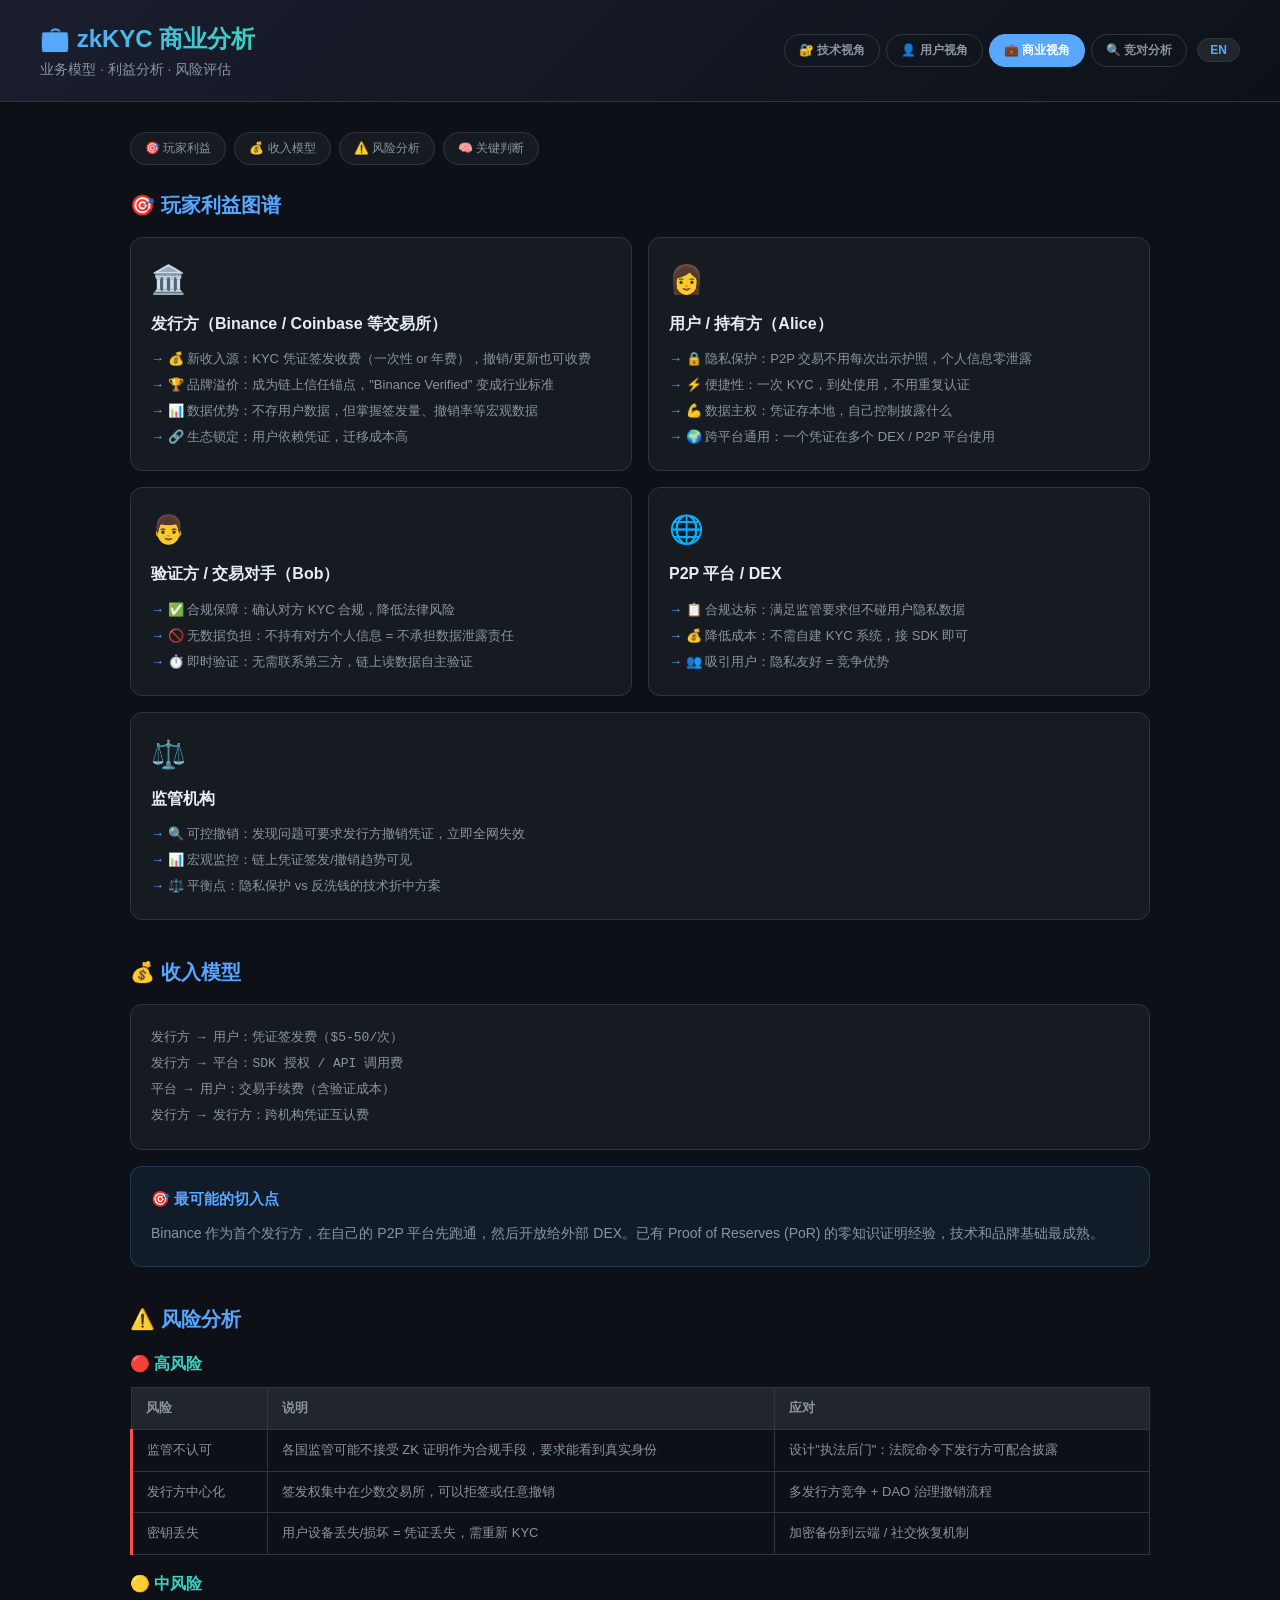
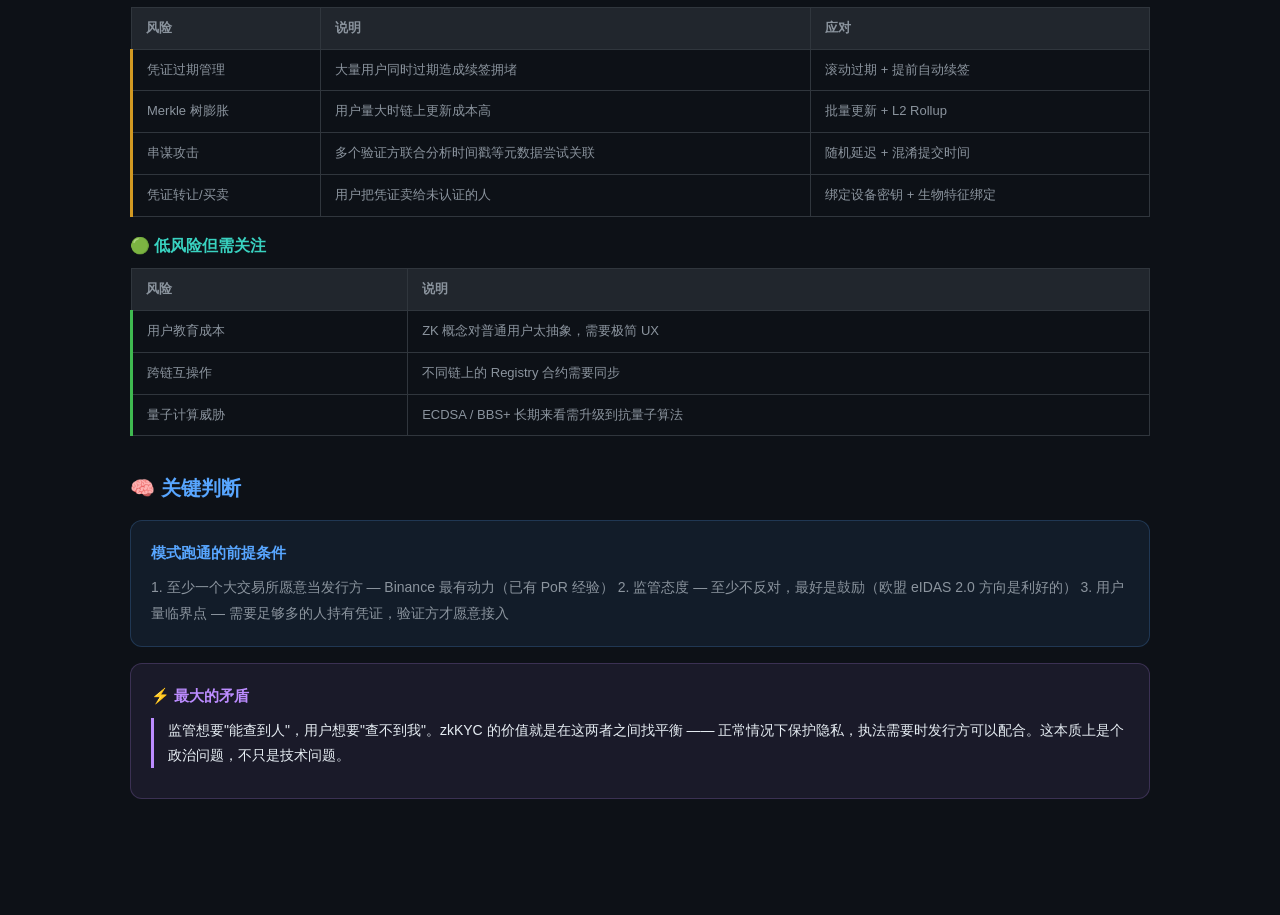
<file: zkkyc-demo/business.html>
<!DOCTYPE html>
<html lang="zh-CN" data-page="business">
<head>
  <meta charset="UTF-8">
  <meta name="viewport" content="width=device-width, initial-scale=1.0">
  <title>zkKYC — 商业分析</title>
  <link rel="stylesheet" href="style.css">
  <script src="i18n.js"></script>
  <style>
    .biz-container { max-width: 1100px; margin: 0 auto; padding: 30px 40px 80px; }
    .biz-section { margin-bottom: 36px; }
    .biz-section h2 { font-size: 20px; margin-bottom: 16px; color: var(--accent); }
    .biz-section h3 { font-size: 16px; margin: 16px 0 10px; color: var(--cyan); }

    .player-grid { display: grid; grid-template-columns: 1fr 1fr; gap: 16px; }
    @media (max-width: 800px) { .player-grid { grid-template-columns: 1fr; } }

    .player-card {
      background: var(--bg2); border: 1px solid var(--border); border-radius: 12px;
      padding: 20px; transition: border-color 0.2s;
    }
    .player-card:hover { border-color: var(--accent); }
    .player-card .player-name { font-size: 16px; font-weight: 700; margin-bottom: 10px; }
    .player-card .player-icon { font-size: 28px; margin-bottom: 8px; }
    .player-card ul { list-style: none; font-size: 13px; color: var(--text2); line-height: 2; }
    .player-card ul li::before { content: "→ "; color: var(--accent); }

    .revenue-box {
      background: var(--bg2); border: 1px solid var(--border); border-radius: 12px;
      padding: 20px; font-family: 'SF Mono', monospace; font-size: 13px;
      color: var(--text2); line-height: 2; white-space: pre-wrap;
    }

    .risk-table { width: 100%; border-collapse: collapse; font-size: 13px; }
    .risk-table th {
      text-align: left; padding: 10px 14px; background: var(--bg3);
      border: 1px solid var(--border); color: var(--text2); font-weight: 600;
    }
    .risk-table td {
      padding: 10px 14px; border: 1px solid var(--border); color: var(--text2); line-height: 1.6;
    }
    .risk-high { border-left: 3px solid #f85149 !important; }
    .risk-mid { border-left: 3px solid #d29922 !important; }
    .risk-low { border-left: 3px solid #3fb950 !important; }

    .insight-box {
      background: rgba(88,166,255,0.08); border: 1px solid rgba(88,166,255,0.2);
      border-radius: 12px; padding: 20px; margin-top: 16px;
    }
    .insight-box .insight-title { font-weight: 700; font-size: 15px; color: var(--accent); margin-bottom: 10px; }
    .insight-box p { font-size: 14px; color: var(--text2); line-height: 1.8; }

    .contradiction-box {
      background: rgba(188,140,255,0.08); border: 1px solid rgba(188,140,255,0.2);
      border-radius: 12px; padding: 20px; margin-top: 16px;
    }
    .contradiction-box .ct-title { font-weight: 700; font-size: 15px; color: var(--purple); margin-bottom: 10px; }
    .contradiction-box blockquote {
      font-size: 14px; color: var(--text); line-height: 1.8;
      border-left: 3px solid var(--purple); padding-left: 14px; margin: 10px 0;
    }

    .toc { display: flex; gap: 8px; flex-wrap: wrap; margin-bottom: 24px; }
    .toc a {
      padding: 6px 14px; border-radius: 16px; font-size: 12px; text-decoration: none;
      background: var(--bg2); border: 1px solid var(--border); color: var(--text2);
      transition: all 0.2s;
    }
    .toc a:hover { border-color: var(--accent); color: var(--accent); }
  </style>
</head>
<body>

<div class="header">
  <div>
    <h1 data-i18n="biz.title">💼 zkKYC 商业分析</h1>
    <div class="subtitle" data-i18n="biz.subtitle">业务模型 · 利益分析 · 风险评估</div>
  </div>
  <div class="page-nav">
    <a href="index.html" data-i18n="nav.tech">🔐 技术视角</a>
    <a href="user-demo.html" data-i18n="nav.user">👤 用户视角</a>
    <a href="business.html" class="active" data-i18n="nav.biz">💼 商业视角</a>
    <a href="competitors.html" data-i18n="nav.comp">🔍 竞对分析</a>
    <button class="lang-toggle" onclick="toggleLang()">EN</button>
  </div>
</div>

<div class="biz-container">

  <!-- TOC -->
  <div class="toc">
    <a href="#players" data-i18n="biz.toc.players">🎯 玩家利益</a>
    <a href="#revenue" data-i18n="biz.toc.revenue">💰 收入模型</a>
    <a href="#risks" data-i18n="biz.toc.risks">⚠️ 风险分析</a>
    <a href="#insights" data-i18n="biz.toc.insights">🧠 关键判断</a>
  </div>

  <!-- ═══ Players ═══ -->
  <div class="biz-section" id="players">
    <h2 data-i18n="biz.players.title">🎯 玩家利益图谱 / Stakeholder Benefits</h2>
    <div class="player-grid">

      <div class="player-card">
        <div class="player-icon">🏛️</div>
        <div class="player-name" data-i18n="biz.p1.name">发行方（Binance / Coinbase 等交易所）</div>
        <ul>
          <li data-i18n="biz.p1.b1">💰 新收入源：KYC 凭证签发收费（一次性 or 年费），撤销/更新也可收费</li>
          <li data-i18n="biz.p1.b2">🏆 品牌溢价：成为链上信任锚点，"Binance Verified" 变成行业标准</li>
          <li data-i18n="biz.p1.b3">📊 数据优势：不存用户数据，但掌握签发量、撤销率等宏观数据</li>
          <li data-i18n="biz.p1.b4">🔗 生态锁定：用户依赖凭证，迁移成本高</li>
        </ul>
      </div>

      <div class="player-card">
        <div class="player-icon">👩</div>
        <div class="player-name" data-i18n="biz.p2.name">用户 / 持有方（Alice）</div>
        <ul>
          <li data-i18n="biz.p2.b1">🔒 隐私保护：P2P 交易不用每次出示护照，个人信息零泄露</li>
          <li data-i18n="biz.p2.b2">⚡ 便捷性：一次 KYC，到处使用，不用重复认证</li>
          <li data-i18n="biz.p2.b3">💪 数据主权：凭证存本地，自己控制披露什么</li>
          <li data-i18n="biz.p2.b4">🌍 跨平台通用：一个凭证在多个 DEX / P2P 平台使用</li>
        </ul>
      </div>

      <div class="player-card">
        <div class="player-icon">👨</div>
        <div class="player-name" data-i18n="biz.p3.name">验证方 / 交易对手（Bob）</div>
        <ul>
          <li data-i18n="biz.p3.b1">✅ 合规保障：确认对方 KYC 合规，降低法律风险</li>
          <li data-i18n="biz.p3.b2">🚫 无数据负担：不持有对方个人信息 = 不承担数据泄露责任</li>
          <li data-i18n="biz.p3.b3">⏱️ 即时验证：无需联系第三方，链上读数据自主验证</li>
        </ul>
      </div>

      <div class="player-card">
        <div class="player-icon">🌐</div>
        <div class="player-name" data-i18n="biz.p4.name">P2P 平台 / DEX</div>
        <ul>
          <li data-i18n="biz.p4.b1">📋 合规达标：满足监管要求但不碰用户隐私数据</li>
          <li data-i18n="biz.p4.b2">💰 降低成本：不需自建 KYC 系统，接 SDK 即可</li>
          <li data-i18n="biz.p4.b3">👥 吸引用户：隐私友好 = 竞争优势</li>
        </ul>
      </div>

      <div class="player-card" style="grid-column: 1 / -1;">
        <div class="player-icon">⚖️</div>
        <div class="player-name" data-i18n="biz.p5.name">监管机构</div>
        <ul>
          <li data-i18n="biz.p5.b1">🔍 可控撤销：发现问题可要求发行方撤销凭证，立即全网失效</li>
          <li data-i18n="biz.p5.b2">📊 宏观监控：链上凭证签发/撤销趋势可见</li>
          <li data-i18n="biz.p5.b3">⚖️ 平衡点：隐私保护 vs 反洗钱的技术折中方案</li>
        </ul>
      </div>

    </div>
  </div>

  <!-- ═══ Revenue ═══ -->
  <div class="biz-section" id="revenue">
    <h2 data-i18n="biz.revenue.title">💰 收入模型 / Revenue Model</h2>
    <div class="revenue-box" data-i18n="biz.revenue.box">发行方 → 用户：凭证签发费（$5-50/次）
发行方 → 平台：SDK 授权 / API 调用费
平台 → 用户：交易手续费（含验证成本）
发行方 → 发行方：跨机构凭证互认费</div>
    <div class="insight-box" style="margin-top:16px;">
      <div class="insight-title" data-i18n="biz.revenue.entry">🎯 最可能的切入点</div>
      <p data-i18n="biz.revenue.entry.desc">Binance 作为首个发行方，在自己的 P2P 平台先跑通，然后开放给外部 DEX。已有 Proof of Reserves (PoR) 的零知识证明经验，技术和品牌基础最成熟。</p>
    </div>
  </div>

  <!-- ═══ Risks ═══ -->
  <div class="biz-section" id="risks">
    <h2 data-i18n="biz.risks.title">⚠️ 风险分析 / Risk Assessment</h2>

    <h3 data-i18n="biz.risks.high">🔴 高风险</h3>
    <table class="risk-table">
      <tr><th data-i18n="biz.risks.th.risk">风险</th><th data-i18n="biz.risks.th.desc">说明</th><th data-i18n="biz.risks.th.mitigation">应对</th></tr>
      <tr class="risk-high">
        <td data-i18n="biz.r1.name">监管不认可</td>
        <td data-i18n="biz.r1.desc">各国监管可能不接受 ZK 证明作为合规手段，要求能看到真实身份</td>
        <td data-i18n="biz.r1.fix">设计"执法后门"：法院命令下发行方可配合披露</td>
      </tr>
      <tr class="risk-high">
        <td data-i18n="biz.r2.name">发行方中心化</td>
        <td data-i18n="biz.r2.desc">签发权集中在少数交易所，可以拒签或任意撤销</td>
        <td data-i18n="biz.r2.fix">多发行方竞争 + DAO 治理撤销流程</td>
      </tr>
      <tr class="risk-high">
        <td data-i18n="biz.r3.name">密钥丢失</td>
        <td data-i18n="biz.r3.desc">用户设备丢失/损坏 = 凭证丢失，需重新 KYC</td>
        <td data-i18n="biz.r3.fix">加密备份到云端 / 社交恢复机制</td>
      </tr>
    </table>

    <h3 data-i18n="biz.risks.mid">🟡 中风险</h3>
    <table class="risk-table">
      <tr><th data-i18n="biz.risks.th.risk">风险</th><th data-i18n="biz.risks.th.desc">说明</th><th data-i18n="biz.risks.th.mitigation">应对</th></tr>
      <tr class="risk-mid">
        <td data-i18n="biz.r4.name">凭证过期管理</td>
        <td data-i18n="biz.r4.desc">大量用户同时过期造成续签拥堵</td>
        <td data-i18n="biz.r4.fix">滚动过期 + 提前自动续签</td>
      </tr>
      <tr class="risk-mid">
        <td data-i18n="biz.r5.name">Merkle 树膨胀</td>
        <td data-i18n="biz.r5.desc">用户量大时链上更新成本高</td>
        <td data-i18n="biz.r5.fix">批量更新 + L2 Rollup</td>
      </tr>
      <tr class="risk-mid">
        <td data-i18n="biz.r6.name">串谋攻击</td>
        <td data-i18n="biz.r6.desc">多个验证方联合分析时间戳等元数据尝试关联</td>
        <td data-i18n="biz.r6.fix">随机延迟 + 混淆提交时间</td>
      </tr>
      <tr class="risk-mid">
        <td data-i18n="biz.r7.name">凭证转让/买卖</td>
        <td data-i18n="biz.r7.desc">用户把凭证卖给未认证的人</td>
        <td data-i18n="biz.r7.fix">绑定设备密钥 + 生物特征绑定</td>
      </tr>
    </table>

    <h3 data-i18n="biz.risks.low">🟢 低风险但需关注</h3>
    <table class="risk-table">
      <tr><th data-i18n="biz.risks.th.risk">风险</th><th data-i18n="biz.risks.th.desc">说明</th></tr>
      <tr class="risk-low">
        <td data-i18n="biz.r8.name">用户教育成本</td>
        <td data-i18n="biz.r8.desc">ZK 概念对普通用户太抽象，需要极简 UX</td>
      </tr>
      <tr class="risk-low">
        <td data-i18n="biz.r9.name">跨链互操作</td>
        <td data-i18n="biz.r9.desc">不同链上的 Registry 合约需要同步</td>
      </tr>
      <tr class="risk-low">
        <td data-i18n="biz.r10.name">量子计算威胁</td>
        <td data-i18n="biz.r10.desc">ECDSA / BBS+ 长期来看需升级到抗量子算法</td>
      </tr>
    </table>
  </div>

  <!-- ═══ Insights ═══ -->
  <div class="biz-section" id="insights">
    <h2 data-i18n="biz.insights.title">🧠 关键判断 / Key Insights</h2>

    <div class="insight-box">
      <div class="insight-title" data-i18n="biz.insights.prereq.title">模式跑通的前提条件 / Prerequisites for Success</div>
      <p data-i18n="biz.insights.prereq.desc">1. 至少一个大交易所愿意当发行方 — Binance 最有动力（已有 PoR 经验）
2. 监管态度 — 至少不反对，最好是鼓励（欧盟 eIDAS 2.0 方向是利好的）
3. 用户量临界点 — 需要足够多的人持有凭证，验证方才愿意接入</p>
    </div>

    <div class="contradiction-box">
      <div class="ct-title" data-i18n="biz.insights.contradiction.title">⚡ 最大的矛盾 / The Core Tension</div>
      <blockquote data-i18n="biz.insights.contradiction.quote">监管想要"能查到人"，用户想要"查不到我"。zkKYC 的价值就是在这两者之间找平衡 —— 正常情况下保护隐私，执法需要时发行方可以配合。这本质上是个政治问题，不只是技术问题。</blockquote>
    </div>
  </div>

</div>

</body>
</html>
</file>
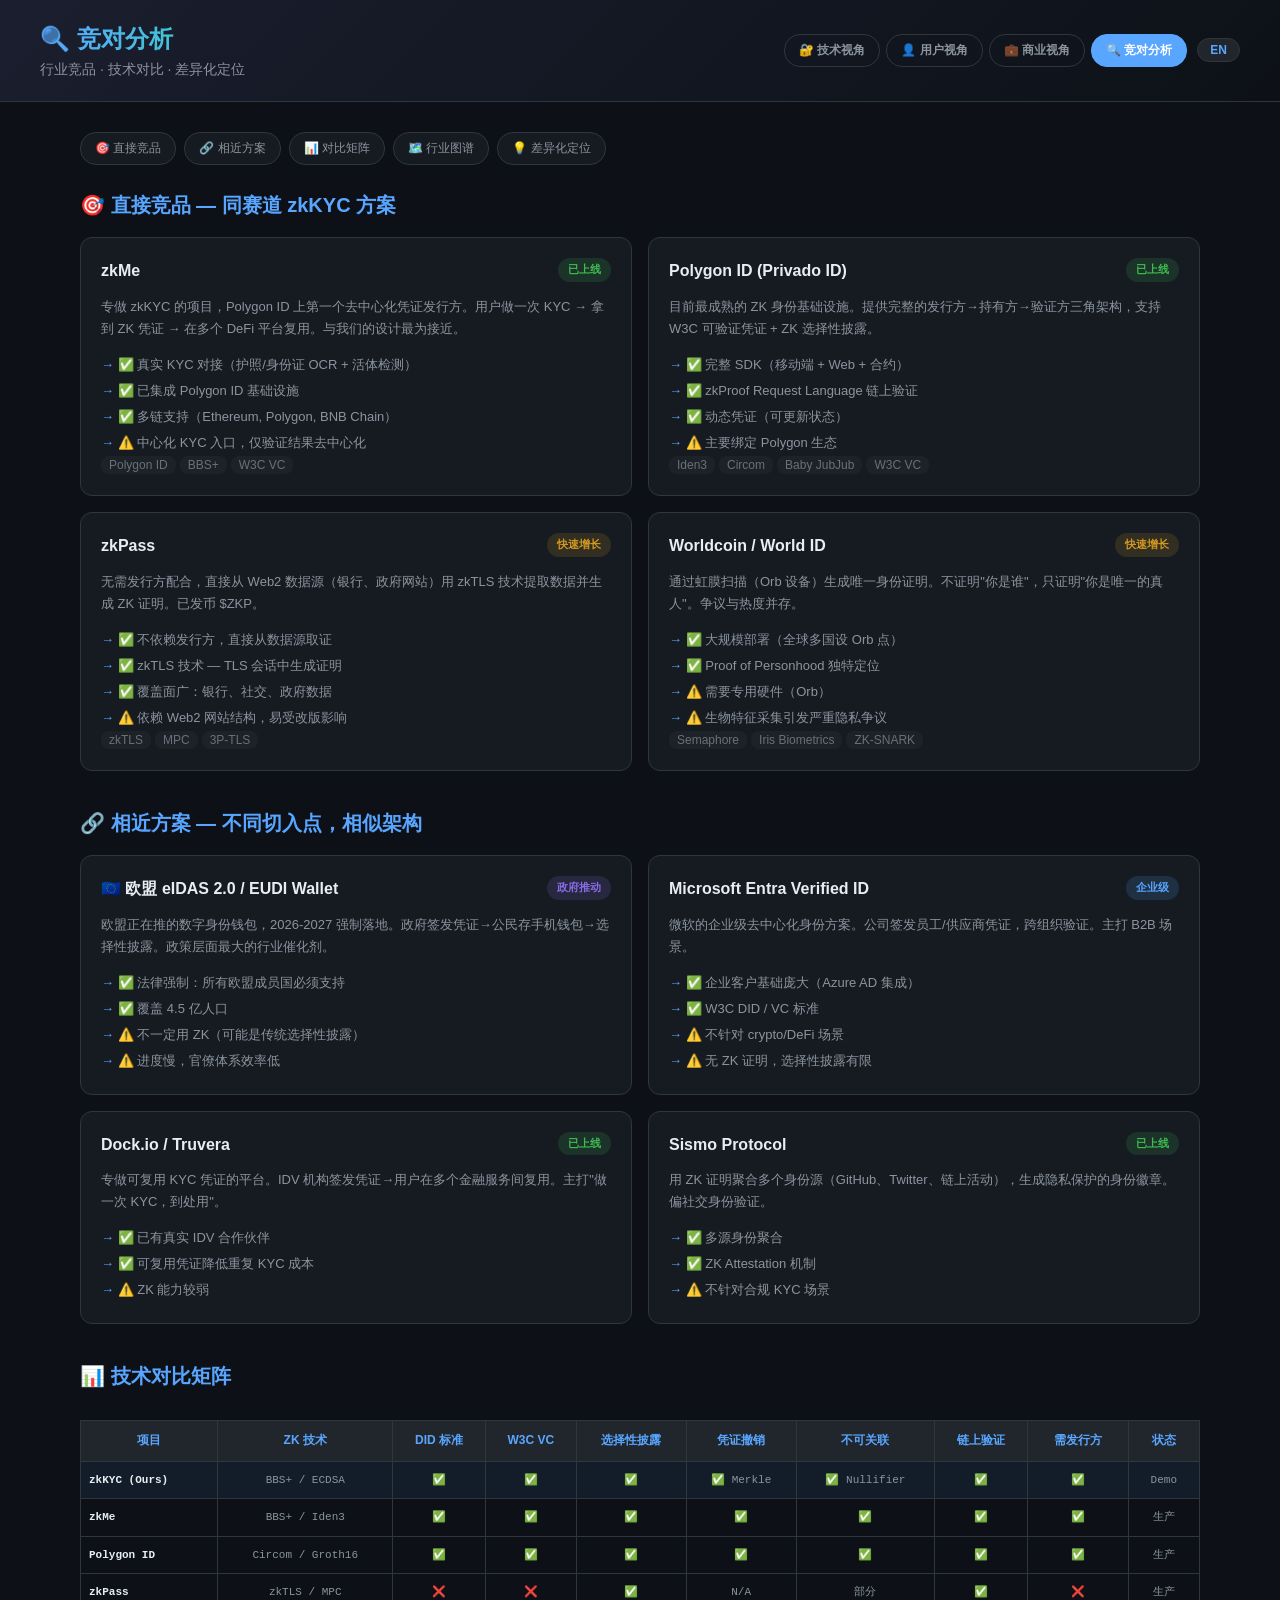
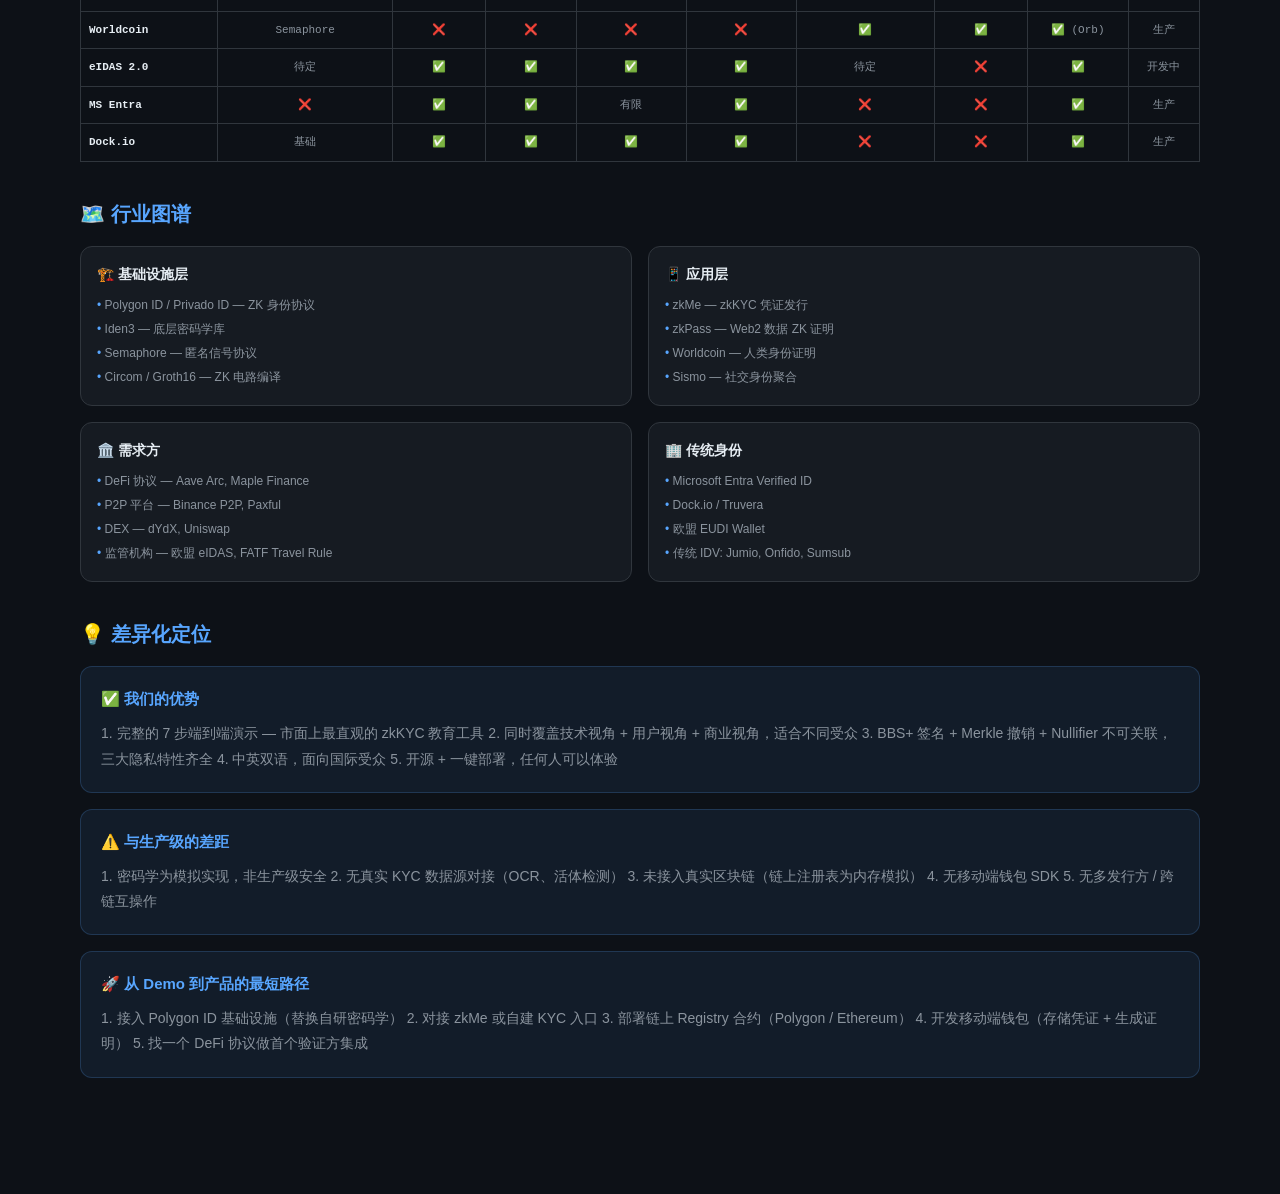
<file: zkkyc-demo/competitors.html>
<!DOCTYPE html>
<html lang="zh-CN" data-page="competitors">
<head>
  <meta charset="UTF-8">
  <meta name="viewport" content="width=device-width, initial-scale=1.0">
  <title>zkKYC — 竞对分析</title>
  <link rel="stylesheet" href="style.css">
  <script src="i18n.js"></script>
  <style>
    .comp-container { max-width: 1200px; margin: 0 auto; padding: 30px 40px 80px; }
    .comp-section { margin-bottom: 36px; }
    .comp-section h2 { font-size: 20px; margin-bottom: 16px; color: var(--accent); }
    .comp-section h3 { font-size: 16px; margin: 20px 0 12px; color: var(--cyan); }

    .comp-grid { display: grid; grid-template-columns: 1fr 1fr; gap: 16px; }
    @media (max-width: 900px) { .comp-grid { grid-template-columns: 1fr; } }

    .comp-card {
      background: var(--bg2); border: 1px solid var(--border); border-radius: 12px;
      padding: 20px; transition: border-color 0.2s; position: relative;
    }
    .comp-card:hover { border-color: var(--accent); }
    .comp-card .comp-header { display: flex; justify-content: space-between; align-items: flex-start; margin-bottom: 12px; }
    .comp-card .comp-name { font-size: 16px; font-weight: 700; }
    .comp-card .comp-tag {
      font-size: 11px; padding: 3px 10px; border-radius: 12px; font-weight: 600;
    }
    .tag-live { background: rgba(63,185,80,0.15); color: #3fb950; }
    .tag-growing { background: rgba(210,153,34,0.15); color: #d29922; }
    .tag-gov { background: rgba(136,108,228,0.15); color: #886ce4; }
    .tag-enterprise { background: rgba(88,166,255,0.15); color: #58a6ff; }
    .comp-card .comp-desc { font-size: 13px; color: var(--text2); line-height: 1.7; margin-bottom: 12px; }
    .comp-card .comp-tech { font-size: 12px; color: var(--text2); opacity: 0.7; }
    .comp-card .comp-tech span { background: var(--bg3); padding: 2px 8px; border-radius: 8px; margin-right: 4px; }
    .comp-card ul { list-style: none; font-size: 13px; color: var(--text2); line-height: 2; }
    .comp-card ul li::before { content: "→ "; color: var(--accent); }

    .compare-table { width: 100%; border-collapse: collapse; font-size: 12px; }
    .compare-table th {
      text-align: center; padding: 10px 8px; background: var(--bg3);
      border: 1px solid var(--border); color: var(--accent); font-weight: 600;
    }
    .compare-table td {
      padding: 10px 8px; border: 1px solid var(--border); color: var(--text2);
      text-align: center; line-height: 1.5;
    }
    .compare-table td:first-child { text-align: left; font-weight: 600; color: var(--text); }
    .compare-table tr:hover td { background: rgba(88,166,255,0.04); }

    .our-row td { background: rgba(88,166,255,0.08) !important; }

    .landscape-box {
      display: grid; grid-template-columns: 1fr 1fr; gap: 16px; margin-top: 16px;
    }
    @media (max-width: 800px) { .landscape-box { grid-template-columns: 1fr; } }
    .landscape-card {
      background: var(--bg2); border: 1px solid var(--border); border-radius: 12px; padding: 16px;
    }
    .landscape-card .lc-title { font-size: 14px; font-weight: 700; margin-bottom: 8px; }
    .landscape-card ul { list-style: none; font-size: 12px; color: var(--text2); line-height: 2; }
    .landscape-card ul li::before { content: "• "; color: var(--accent); }

    .insight-box {
      background: rgba(88,166,255,0.08); border: 1px solid rgba(88,166,255,0.2);
      border-radius: 12px; padding: 20px; margin-top: 16px;
    }
    .insight-box .insight-title { font-weight: 700; font-size: 15px; color: var(--accent); margin-bottom: 10px; }
    .insight-box p { font-size: 14px; color: var(--text2); line-height: 1.8; }

    .toc { display: flex; gap: 8px; flex-wrap: wrap; margin-bottom: 24px; }
    .toc a {
      padding: 6px 14px; border-radius: 16px; font-size: 12px; text-decoration: none;
      background: var(--bg2); border: 1px solid var(--border); color: var(--text2); transition: all 0.2s;
    }
    .toc a:hover { border-color: var(--accent); color: var(--accent); }
  </style>
</head>
<body>

<div class="header">
  <div>
    <h1 data-i18n="comp.title">🔍 竞对分析</h1>
    <div class="subtitle" data-i18n="comp.subtitle">行业竞品 · 技术对比 · 差异化定位</div>
  </div>
  <div class="page-nav">
    <a href="index.html" data-i18n="nav.tech">🔐 技术视角</a>
    <a href="user-demo.html" data-i18n="nav.user">👤 用户视角</a>
    <a href="business.html" data-i18n="nav.biz">💼 商业视角</a>
    <a href="competitors.html" class="active" data-i18n="nav.comp">🔍 竞对分析</a>
    <button class="lang-toggle" onclick="toggleLang()">EN</button>
  </div>
</div>

<div class="comp-container">

  <div class="toc">
    <a href="#direct" data-i18n="comp.toc.direct">🎯 直接竞品</a>
    <a href="#adjacent" data-i18n="comp.toc.adjacent">🔗 相近方案</a>
    <a href="#compare" data-i18n="comp.toc.compare">📊 对比矩阵</a>
    <a href="#landscape" data-i18n="comp.toc.landscape">🗺️ 行业图谱</a>
    <a href="#position" data-i18n="comp.toc.position">💡 差异化定位</a>
  </div>

  <!-- ═══ Direct Competitors ═══ -->
  <div class="comp-section" id="direct">
    <h2 data-i18n="comp.direct.title">🎯 直接竞品 — 同赛道 zkKYC 方案</h2>
    <div class="comp-grid">

      <div class="comp-card">
        <div class="comp-header">
          <div class="comp-name">zkMe</div>
          <div class="comp-tag tag-live" data-i18n="comp.tag.live">已上线</div>
        </div>
        <div class="comp-desc" data-i18n="comp.zkme.desc">专做 zkKYC 的项目，Polygon ID 上第一个去中心化凭证发行方。用户做一次 KYC → 拿到 ZK 凭证 → 在多个 DeFi 平台复用。与我们的设计最为接近。</div>
        <ul>
          <li data-i18n="comp.zkme.b1">✅ 真实 KYC 对接（护照/身份证 OCR + 活体检测）</li>
          <li data-i18n="comp.zkme.b2">✅ 已集成 Polygon ID 基础设施</li>
          <li data-i18n="comp.zkme.b3">✅ 多链支持（Ethereum, Polygon, BNB Chain）</li>
          <li data-i18n="comp.zkme.b4">⚠️ 中心化 KYC 入口，仅验证结果去中心化</li>
        </ul>
        <div class="comp-tech"><span>Polygon ID</span><span>BBS+</span><span>W3C VC</span></div>
      </div>

      <div class="comp-card">
        <div class="comp-header">
          <div class="comp-name">Polygon ID (Privado ID)</div>
          <div class="comp-tag tag-live" data-i18n="comp.tag.live">已上线</div>
        </div>
        <div class="comp-desc" data-i18n="comp.polygonid.desc">目前最成熟的 ZK 身份基础设施。提供完整的发行方→持有方→验证方三角架构，支持 W3C 可验证凭证 + ZK 选择性披露。</div>
        <ul>
          <li data-i18n="comp.polygonid.b1">✅ 完整 SDK（移动端 + Web + 合约）</li>
          <li data-i18n="comp.polygonid.b2">✅ zkProof Request Language 链上验证</li>
          <li data-i18n="comp.polygonid.b3">✅ 动态凭证（可更新状态）</li>
          <li data-i18n="comp.polygonid.b4">⚠️ 主要绑定 Polygon 生态</li>
        </ul>
        <div class="comp-tech"><span>Iden3</span><span>Circom</span><span>Baby JubJub</span><span>W3C VC</span></div>
      </div>

      <div class="comp-card">
        <div class="comp-header">
          <div class="comp-name">zkPass</div>
          <div class="comp-tag tag-growing" data-i18n="comp.tag.growing">快速增长</div>
        </div>
        <div class="comp-desc" data-i18n="comp.zkpass.desc">无需发行方配合，直接从 Web2 数据源（银行、政府网站）用 zkTLS 技术提取数据并生成 ZK 证明。已发币 $ZKP。</div>
        <ul>
          <li data-i18n="comp.zkpass.b1">✅ 不依赖发行方，直接从数据源取证</li>
          <li data-i18n="comp.zkpass.b2">✅ zkTLS 技术 — TLS 会话中生成证明</li>
          <li data-i18n="comp.zkpass.b3">✅ 覆盖面广：银行、社交、政府数据</li>
          <li data-i18n="comp.zkpass.b4">⚠️ 依赖 Web2 网站结构，易受改版影响</li>
        </ul>
        <div class="comp-tech"><span>zkTLS</span><span>MPC</span><span>3P-TLS</span></div>
      </div>

      <div class="comp-card">
        <div class="comp-header">
          <div class="comp-name">Worldcoin / World ID</div>
          <div class="comp-tag tag-growing" data-i18n="comp.tag.growing">快速增长</div>
        </div>
        <div class="comp-desc" data-i18n="comp.worldcoin.desc">通过虹膜扫描（Orb 设备）生成唯一身份证明。不证明"你是谁"，只证明"你是唯一的真人"。争议与热度并存。</div>
        <ul>
          <li data-i18n="comp.worldcoin.b1">✅ 大规模部署（全球多国设 Orb 点）</li>
          <li data-i18n="comp.worldcoin.b2">✅ Proof of Personhood 独特定位</li>
          <li data-i18n="comp.worldcoin.b3">⚠️ 需要专用硬件（Orb）</li>
          <li data-i18n="comp.worldcoin.b4">⚠️ 生物特征采集引发严重隐私争议</li>
        </ul>
        <div class="comp-tech"><span>Semaphore</span><span>Iris Biometrics</span><span>ZK-SNARK</span></div>
      </div>

    </div>
  </div>

  <!-- ═══ Adjacent ═══ -->
  <div class="comp-section" id="adjacent">
    <h2 data-i18n="comp.adjacent.title">🔗 相近方案 — 不同切入点，相似架构</h2>
    <div class="comp-grid">

      <div class="comp-card">
        <div class="comp-header">
          <div class="comp-name" data-i18n="comp.eidas.name">🇪🇺 欧盟 eIDAS 2.0 / EUDI Wallet</div>
          <div class="comp-tag tag-gov" data-i18n="comp.tag.gov">政府推动</div>
        </div>
        <div class="comp-desc" data-i18n="comp.eidas.desc">欧盟正在推的数字身份钱包，2026-2027 强制落地。政府签发凭证→公民存手机钱包→选择性披露。政策层面最大的行业催化剂。</div>
        <ul>
          <li data-i18n="comp.eidas.b1">✅ 法律强制：所有欧盟成员国必须支持</li>
          <li data-i18n="comp.eidas.b2">✅ 覆盖 4.5 亿人口</li>
          <li data-i18n="comp.eidas.b3">⚠️ 不一定用 ZK（可能是传统选择性披露）</li>
          <li data-i18n="comp.eidas.b4">⚠️ 进度慢，官僚体系效率低</li>
        </ul>
      </div>

      <div class="comp-card">
        <div class="comp-header">
          <div class="comp-name">Microsoft Entra Verified ID</div>
          <div class="comp-tag tag-enterprise" data-i18n="comp.tag.enterprise">企业级</div>
        </div>
        <div class="comp-desc" data-i18n="comp.msft.desc">微软的企业级去中心化身份方案。公司签发员工/供应商凭证，跨组织验证。主打 B2B 场景。</div>
        <ul>
          <li data-i18n="comp.msft.b1">✅ 企业客户基础庞大（Azure AD 集成）</li>
          <li data-i18n="comp.msft.b2">✅ W3C DID / VC 标准</li>
          <li data-i18n="comp.msft.b3">⚠️ 不针对 crypto/DeFi 场景</li>
          <li data-i18n="comp.msft.b4">⚠️ 无 ZK 证明，选择性披露有限</li>
        </ul>
      </div>

      <div class="comp-card">
        <div class="comp-header">
          <div class="comp-name">Dock.io / Truvera</div>
          <div class="comp-tag tag-live" data-i18n="comp.tag.live">已上线</div>
        </div>
        <div class="comp-desc" data-i18n="comp.dock.desc">专做可复用 KYC 凭证的平台。IDV 机构签发凭证→用户在多个金融服务间复用。主打"做一次 KYC，到处用"。</div>
        <ul>
          <li data-i18n="comp.dock.b1">✅ 已有真实 IDV 合作伙伴</li>
          <li data-i18n="comp.dock.b2">✅ 可复用凭证降低重复 KYC 成本</li>
          <li data-i18n="comp.dock.b3">⚠️ ZK 能力较弱</li>
        </ul>
      </div>

      <div class="comp-card">
        <div class="comp-header">
          <div class="comp-name">Sismo Protocol</div>
          <div class="comp-tag tag-live" data-i18n="comp.tag.live">已上线</div>
        </div>
        <div class="comp-desc" data-i18n="comp.sismo.desc">用 ZK 证明聚合多个身份源（GitHub、Twitter、链上活动），生成隐私保护的身份徽章。偏社交身份验证。</div>
        <ul>
          <li data-i18n="comp.sismo.b1">✅ 多源身份聚合</li>
          <li data-i18n="comp.sismo.b2">✅ ZK Attestation 机制</li>
          <li data-i18n="comp.sismo.b3">⚠️ 不针对合规 KYC 场景</li>
        </ul>
      </div>

    </div>
  </div>

  <!-- ═══ Comparison Matrix ═══ -->
  <div class="comp-section" id="compare">
    <h2 data-i18n="comp.compare.title">📊 技术对比矩阵</h2>
    <div style="overflow-x:auto;">
    <table class="compare-table">
      <tr>
        <th data-i18n="comp.th.project">项目</th>
        <th data-i18n="comp.th.zk">ZK 技术</th>
        <th data-i18n="comp.th.did">DID 标准</th>
        <th data-i18n="comp.th.vc">W3C VC</th>
        <th data-i18n="comp.th.selective">选择性披露</th>
        <th data-i18n="comp.th.revocation">凭证撤销</th>
        <th data-i18n="comp.th.unlinkable">不可关联</th>
        <th data-i18n="comp.th.onchain">链上验证</th>
        <th data-i18n="comp.th.issuer">需发行方</th>
        <th data-i18n="comp.th.status">状态</th>
      </tr>
      <tr class="our-row">
        <td><strong>zkKYC (Ours)</strong></td>
        <td>BBS+ / ECDSA</td>
        <td>✅</td><td>✅</td><td>✅</td><td>✅ Merkle</td><td>✅ Nullifier</td><td>✅</td><td>✅</td>
        <td data-i18n="comp.status.demo">Demo</td>
      </tr>
      <tr>
        <td>zkMe</td>
        <td>BBS+ / Iden3</td>
        <td>✅</td><td>✅</td><td>✅</td><td>✅</td><td>✅</td><td>✅</td><td>✅</td>
        <td data-i18n="comp.status.prod">生产</td>
      </tr>
      <tr>
        <td>Polygon ID</td>
        <td>Circom / Groth16</td>
        <td>✅</td><td>✅</td><td>✅</td><td>✅</td><td>✅</td><td>✅</td><td>✅</td>
        <td data-i18n="comp.status.prod">生产</td>
      </tr>
      <tr>
        <td>zkPass</td>
        <td>zkTLS / MPC</td>
        <td>❌</td><td>❌</td><td>✅</td><td>N/A</td><td>部分</td><td>✅</td><td>❌</td>
        <td data-i18n="comp.status.prod">生产</td>
      </tr>
      <tr>
        <td>Worldcoin</td>
        <td>Semaphore</td>
        <td>❌</td><td>❌</td><td>❌</td><td>❌</td><td>✅</td><td>✅</td><td>✅ (Orb)</td>
        <td data-i18n="comp.status.prod">生产</td>
      </tr>
      <tr>
        <td>eIDAS 2.0</td>
        <td data-i18n="comp.eidas.zk">待定</td>
        <td>✅</td><td>✅</td><td>✅</td><td>✅</td><td data-i18n="comp.eidas.tbd">待定</td><td>❌</td><td>✅</td>
        <td data-i18n="comp.status.dev">开发中</td>
      </tr>
      <tr>
        <td>MS Entra</td>
        <td>❌</td>
        <td>✅</td><td>✅</td><td data-i18n="comp.ms.limited">有限</td><td>✅</td><td>❌</td><td>❌</td><td>✅</td>
        <td data-i18n="comp.status.prod">生产</td>
      </tr>
      <tr>
        <td>Dock.io</td>
        <td data-i18n="comp.dock.zk">基础</td>
        <td>✅</td><td>✅</td><td>✅</td><td>✅</td><td>❌</td><td>❌</td><td>✅</td>
        <td data-i18n="comp.status.prod">生产</td>
      </tr>
    </table>
    </div>
  </div>

  <!-- ═══ Landscape ═══ -->
  <div class="comp-section" id="landscape">
    <h2 data-i18n="comp.landscape.title">🗺️ 行业图谱</h2>
    <div class="landscape-box">
      <div class="landscape-card">
        <div class="lc-title" data-i18n="comp.ls.infra">🏗️ 基础设施层</div>
        <ul>
          <li>Polygon ID / Privado ID — ZK 身份协议</li>
          <li>Iden3 — 底层密码学库</li>
          <li>Semaphore — 匿名信号协议</li>
          <li>Circom / Groth16 — ZK 电路编译</li>
        </ul>
      </div>
      <div class="landscape-card">
        <div class="lc-title" data-i18n="comp.ls.app">📱 应用层</div>
        <ul>
          <li>zkMe — zkKYC 凭证发行</li>
          <li>zkPass — Web2 数据 ZK 证明</li>
          <li>Worldcoin — 人类身份证明</li>
          <li>Sismo — 社交身份聚合</li>
        </ul>
      </div>
      <div class="landscape-card">
        <div class="lc-title" data-i18n="comp.ls.demand">🏛️ 需求方</div>
        <ul>
          <li>DeFi 协议 — Aave Arc, Maple Finance</li>
          <li>P2P 平台 — Binance P2P, Paxful</li>
          <li>DEX — dYdX, Uniswap</li>
          <li data-i18n="comp.ls.demand.reg">监管机构 — 欧盟 eIDAS, FATF Travel Rule</li>
        </ul>
      </div>
      <div class="landscape-card">
        <div class="lc-title" data-i18n="comp.ls.trad">🏢 传统身份</div>
        <ul>
          <li>Microsoft Entra Verified ID</li>
          <li>Dock.io / Truvera</li>
          <li data-i18n="comp.ls.trad.eu">欧盟 EUDI Wallet</li>
          <li data-i18n="comp.ls.trad.idv">传统 IDV: Jumio, Onfido, Sumsub</li>
        </ul>
      </div>
    </div>
  </div>

  <!-- ═══ Our Position ═══ -->
  <div class="comp-section" id="position">
    <h2 data-i18n="comp.position.title">💡 差异化定位</h2>

    <div class="insight-box">
      <div class="insight-title" data-i18n="comp.pos.strength.title">✅ 我们的优势</div>
      <p data-i18n="comp.pos.strength.desc">1. 完整的 7 步端到端演示 — 市面上最直观的 zkKYC 教育工具
2. 同时覆盖技术视角 + 用户视角 + 商业视角，适合不同受众
3. BBS+ 签名 + Merkle 撤销 + Nullifier 不可关联，三大隐私特性齐全
4. 中英双语，面向国际受众
5. 开源 + 一键部署，任何人可以体验</p>
    </div>

    <div class="insight-box" style="margin-top:16px;">
      <div class="insight-title" data-i18n="comp.pos.gap.title">⚠️ 与生产级的差距</div>
      <p data-i18n="comp.pos.gap.desc">1. 密码学为模拟实现，非生产级安全
2. 无真实 KYC 数据源对接（OCR、活体检测）
3. 未接入真实区块链（链上注册表为内存模拟）
4. 无移动端钱包 SDK
5. 无多发行方 / 跨链互操作</p>
    </div>

    <div class="insight-box" style="margin-top:16px;">
      <div class="insight-title" data-i18n="comp.pos.path.title">🚀 从 Demo 到产品的最短路径</div>
      <p data-i18n="comp.pos.path.desc">1. 接入 Polygon ID 基础设施（替换自研密码学）
2. 对接 zkMe 或自建 KYC 入口
3. 部署链上 Registry 合约（Polygon / Ethereum）
4. 开发移动端钱包（存储凭证 + 生成证明）
5. 找一个 DeFi 协议做首个验证方集成</p>
    </div>
  </div>

</div>

</body>
</html>
</file>
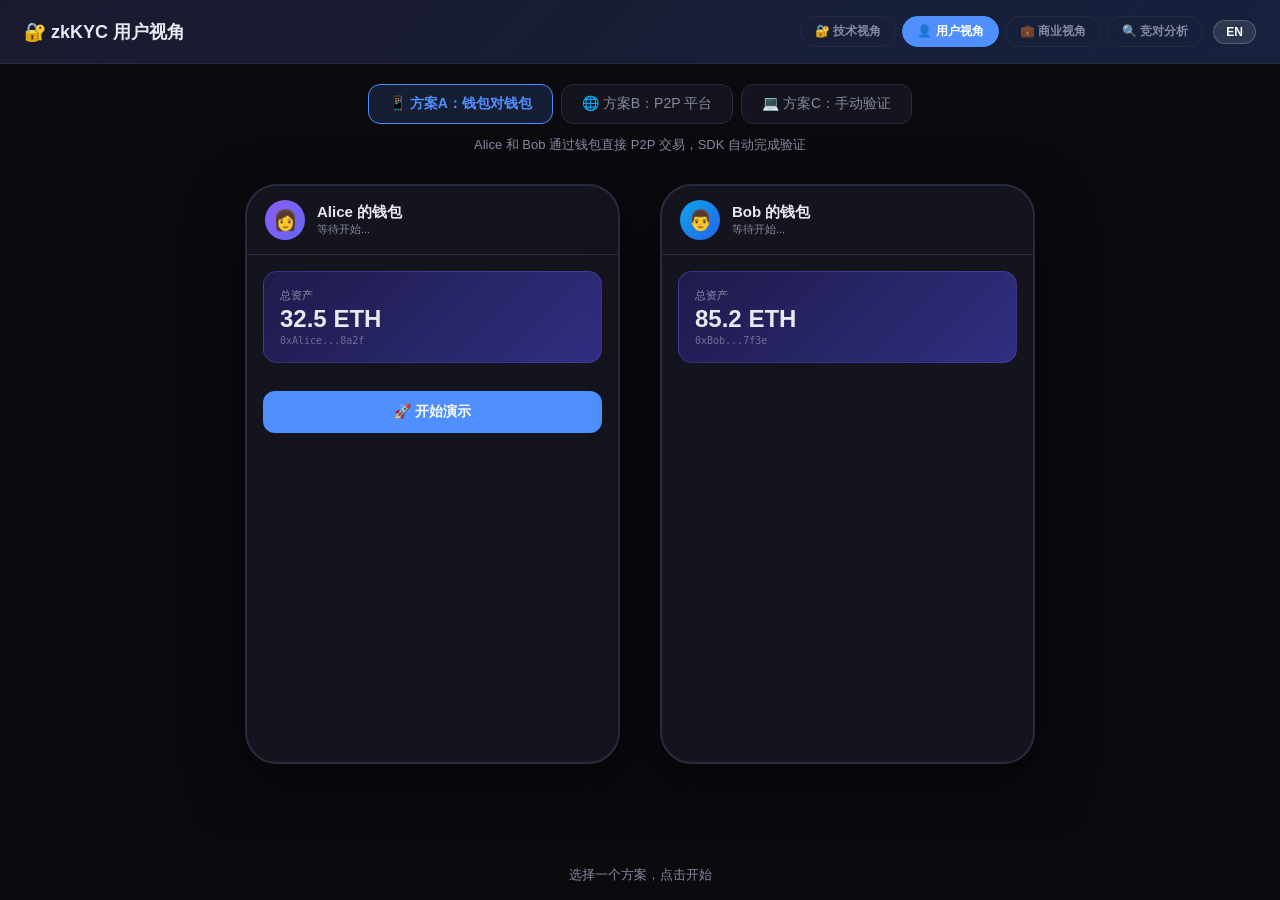
<file: zkkyc-demo/user-demo.html>
<!DOCTYPE html>
<html lang="zh-CN" data-page="user-demo">
<head>
  <meta charset="UTF-8">
  <meta name="viewport" content="width=device-width, initial-scale=1.0">
  <title>zkKYC — 用户视角演示</title>
  <script src="i18n.js"></script>
  <style>
    :root {
      --bg: #0a0a0f;
      --card: #14141f;
      --card2: #1c1c2e;
      --border: #2a2a3d;
      --text: #e8e8f0;
      --text2: #8888a0;
      --blue: #4f8fff;
      --green: #34d399;
      --red: #f43f5e;
      --orange: #f59e0b;
      --purple: #a78bfa;
      --cyan: #22d3ee;
      --radius: 16px;
    }
    * { margin:0; padding:0; box-sizing:border-box; }
    body {
      font-family: -apple-system, BlinkMacSystemFont, 'SF Pro Display', 'Segoe UI', sans-serif;
      background: var(--bg);
      color: var(--text);
      min-height: 100vh;
      overflow-x: hidden;
    }

    /* ── Top bar ── */
    .topbar {
      background: linear-gradient(135deg, #1a1a2e, #16213e);
      padding: 16px 24px;
      display: flex;
      justify-content: space-between;
      align-items: center;
      border-bottom: 1px solid var(--border);
      position: sticky; top: 0; z-index: 100;
    }
    .topbar h1 { font-size: 18px; }

    /* ── Mode tabs ── */
    .mode-tabs {
      display: flex;
      justify-content: center;
      gap: 8px;
      padding: 20px 20px 0;
      flex-wrap: wrap;
    }
    .mode-tab {
      padding: 10px 20px;
      border-radius: 12px;
      border: 1px solid var(--border);
      background: var(--card);
      color: var(--text2);
      font-size: 14px;
      cursor: pointer;
      transition: all 0.2s;
      display: flex; align-items: center; gap: 8px;
    }
    .mode-tab:hover { border-color: var(--blue); color: var(--text); }
    .mode-tab.active {
      background: rgba(79,143,255,0.15);
      border-color: var(--blue);
      color: var(--blue);
      font-weight: 700;
    }
    .mode-desc {
      text-align: center;
      padding: 12px 20px 0;
      font-size: 13px;
      color: var(--text2);
    }
    .mode-content { display: none; }
    .mode-content.active { display: block; }

    /* ── Phone frames ── */
    .phones-container {
      display: flex;
      justify-content: center;
      gap: 40px;
      padding: 30px 20px 120px;
      flex-wrap: wrap;
    }
    .phone {
      width: 375px;
      min-height: 580px;
      background: var(--card);
      border-radius: 32px;
      border: 2px solid var(--border);
      overflow: hidden;
      box-shadow: 0 20px 60px rgba(0,0,0,0.5);
    }
    .phone-header {
      padding: 14px 18px;
      display: flex; align-items: center; gap: 12px;
      border-bottom: 1px solid var(--border);
    }
    .phone-avatar {
      width: 40px; height: 40px; border-radius: 50%;
      display: flex; align-items: center; justify-content: center; font-size: 20px;
    }
    .phone-avatar.alice { background: linear-gradient(135deg, #8b5cf6, #6366f1); }
    .phone-avatar.bob { background: linear-gradient(135deg, #0ea5e9, #2563eb); }
    .phone-avatar.platform { background: linear-gradient(135deg, #f59e0b, #d97706); }
    .phone-name { font-weight: 700; font-size: 15px; }
    .phone-sub { font-size: 11px; color: var(--text2); }
    .phone-body { padding: 16px; max-height: 520px; overflow-y: auto; }

    /* ── Wallet card ── */
    .wallet-card {
      background: linear-gradient(135deg, #1e1b4b, #312e81);
      border-radius: 14px; padding: 16px; margin-bottom: 14px;
      border: 1px solid rgba(99,102,241,0.3);
    }
    .wallet-card .label { font-size: 11px; color: rgba(255,255,255,0.5); }
    .wallet-card .balance { font-size: 24px; font-weight: 700; margin: 2px 0; }
    .wallet-card .addr { font-size: 10px; color: rgba(255,255,255,0.35); font-family: monospace; }

    /* ── Chat bubbles ── */
    .chat-area { display: flex; flex-direction: column; gap: 10px; margin-bottom: 14px; }
    .bubble {
      max-width: 90%; padding: 10px 14px; border-radius: 14px;
      font-size: 13px; line-height: 1.6; animation: bubbleIn 0.3s ease;
    }
    @keyframes bubbleIn {
      from { opacity:0; transform: translateY(8px) scale(0.95); }
      to { opacity:1; transform: translateY(0) scale(1); }
    }
    .bubble.system {
      align-self: center; background: var(--card2); border: 1px solid var(--border);
      color: var(--text2); font-size: 11px; text-align: center; max-width: 95%;
    }
    .bubble.self { align-self: flex-end; background: var(--blue); color: #fff; border-bottom-right-radius: 4px; }
    .bubble.other { align-self: flex-start; background: var(--card2); border: 1px solid var(--border); border-bottom-left-radius: 4px; }
    .bubble.success {
      align-self: center; background: rgba(52,211,153,0.1);
      border: 1px solid rgba(52,211,153,0.3); color: var(--green); text-align: center;
    }
    .bubble.danger {
      align-self: center; background: rgba(244,63,94,0.1);
      border: 1px solid rgba(244,63,94,0.3); color: var(--red); text-align: center;
    }

    /* ── Cards ── */
    .cred-card {
      background: linear-gradient(135deg, #064e3b, #065f46);
      border-radius: 14px; padding: 14px 16px; margin: 10px 0;
      border: 1px solid rgba(52,211,153,0.3);
    }
    .cred-card .cred-header { display: flex; justify-content: space-between; align-items: center; margin-bottom: 10px; }
    .cred-card .cred-title { font-weight: 700; font-size: 14px; }
    .cred-card .cred-badge { font-size: 10px; padding: 3px 8px; border-radius: 8px; background: rgba(52,211,153,0.2); color: var(--green); }
    .cred-card .cred-row { display: flex; justify-content: space-between; padding: 5px 0; font-size: 12px; border-bottom: 1px solid rgba(255,255,255,0.06); }
    .cred-card .cred-row:last-child { border: none; }
    .cred-card .cred-label { color: rgba(255,255,255,0.5); }
    .cred-card .cred-val { font-weight: 600; }
    .cred-card .cred-hidden { color: var(--red); font-size: 10px; }

    .proof-card {
      background: linear-gradient(135deg, #1e1b4b, #3730a3);
      border-radius: 14px; padding: 14px 16px; margin: 10px 0;
      border: 1px solid rgba(167,139,250,0.3);
    }
    .proof-card .proof-title { font-weight: 700; font-size: 13px; margin-bottom: 8px; color: var(--purple); }
    .proof-card .proof-item { display: flex; align-items: center; gap: 6px; padding: 4px 0; font-size: 12px; }
    .proof-card .dot { width: 5px; height: 5px; border-radius: 50%; }
    .proof-card .dot.green { background: var(--green); }
    .proof-card .dot.red { background: var(--red); }

    .verify-card {
      background: var(--card2); border-radius: 10px; padding: 10px 14px;
      margin: 8px 0; border: 1px solid var(--border);
    }
    .verify-item {
      display: flex; align-items: center; gap: 8px;
      padding: 6px 0; font-size: 12px;
      border-bottom: 1px solid rgba(255,255,255,0.04);
    }
    .verify-item:last-child { border: none; }
    .vi-icon {
      width: 20px; height: 20px; border-radius: 50%;
      display: flex; align-items: center; justify-content: center;
      font-size: 10px; flex-shrink: 0;
    }

    /* ── Platform UI ── */
    .platform-frame {
      width: 750px; max-width: 95vw;
      background: var(--card);
      border-radius: 16px;
      border: 2px solid var(--border);
      overflow: hidden;
      box-shadow: 0 20px 60px rgba(0,0,0,0.5);
    }
    .platform-topbar {
      padding: 12px 20px;
      background: linear-gradient(135deg, #1a1a2e, #0f172a);
      border-bottom: 1px solid var(--border);
      display: flex; justify-content: space-between; align-items: center;
    }
    .platform-topbar .url-bar {
      background: var(--bg); border: 1px solid var(--border); border-radius: 8px;
      padding: 6px 14px; font-size: 12px; color: var(--text2); font-family: monospace;
      flex: 1; margin: 0 16px;
    }
    .platform-body { padding: 24px; min-height: 500px; }

    .trade-card {
      background: var(--card2); border: 1px solid var(--border);
      border-radius: 12px; padding: 20px; margin-bottom: 16px;
    }
    .trade-row {
      display: flex; justify-content: space-between; align-items: center;
      padding: 10px 0; border-bottom: 1px solid rgba(255,255,255,0.05);
      font-size: 14px;
    }
    .trade-row:last-child { border: none; }
    .trade-label { color: var(--text2); }
    .kyc-badge {
      display: inline-flex; align-items: center; gap: 6px;
      padding: 4px 12px; border-radius: 8px; font-size: 12px; font-weight: 600;
    }
    .kyc-badge.pending { background: rgba(245,158,11,0.15); color: var(--orange); border: 1px solid rgba(245,158,11,0.3); }
    .kyc-badge.checking { background: rgba(79,143,255,0.15); color: var(--blue); border: 1px solid rgba(79,143,255,0.3); }
    .kyc-badge.verified { background: rgba(52,211,153,0.15); color: var(--green); border: 1px solid rgba(52,211,153,0.3); }

    /* ── Terminal ── */
    .terminal {
      background: #0c0c14;
      border: 1px solid var(--border);
      border-radius: 12px;
      overflow: hidden;
      margin: 10px 0;
    }
    .terminal-bar {
      padding: 8px 14px;
      background: #1a1a2a;
      border-bottom: 1px solid var(--border);
      display: flex; align-items: center; gap: 6px;
    }
    .terminal-dot { width: 10px; height: 10px; border-radius: 50%; }
    .terminal-body {
      padding: 14px;
      font-family: 'SF Mono', 'Fira Code', monospace;
      font-size: 11px;
      line-height: 1.8;
      color: var(--green);
      max-height: 300px;
      overflow-y: auto;
    }
    .terminal-body .cmd { color: var(--cyan); }
    .terminal-body .comment { color: #555; }
    .terminal-body .output { color: var(--text2); }
    .terminal-body .success { color: var(--green); }
    .terminal-body .error { color: var(--red); }

    /* ── Buttons ── */
    .action-btn {
      width: 100%; padding: 12px; border-radius: 12px; border: none;
      font-size: 14px; font-weight: 700; cursor: pointer;
      transition: all 0.2s;
      display: flex; align-items: center; justify-content: center; gap: 8px;
      margin-top: 10px;
    }
    .action-btn:hover { transform: translateY(-1px); }
    .action-btn:disabled { opacity: 0.4; cursor: not-allowed; transform: none; }
    .action-btn.primary { background: var(--blue); color: #fff; }
    .action-btn.green { background: var(--green); color: #000; }
    .action-btn.danger { background: var(--red); color: #fff; }
    .action-btn.outline { background: transparent; border: 1px solid var(--border); color: var(--text); }

    /* ── Bottom bar ── */
    .narrative {
      position: fixed; bottom: 0; left: 0; right: 0;
      background: linear-gradient(0deg, var(--bg) 70%, transparent);
      padding: 30px 20px 16px; text-align: center; z-index: 50;
    }
    .step-indicator { display: inline-flex; gap: 6px; margin-bottom: 8px; }
    .step-dot { width: 8px; height: 8px; border-radius: 50%; background: var(--border); transition: all 0.3s; }
    .step-dot.active { background: var(--blue); width: 24px; border-radius: 4px; }
    .step-dot.done { background: var(--green); }
    .narrative .step-text { font-size: 13px; color: var(--text2); max-width: 700px; margin: 0 auto; }

    .summary-box {
      background: var(--card2); border-radius: 10px; padding: 12px; margin-top: 8px;
      border: 1px solid var(--border); font-size: 11px; line-height: 1.8; color: var(--text2);
    }
    .summary-box .stitle { font-weight: 700; font-size: 12px; margin-bottom: 6px; }

    @media (max-width: 850px) {
      .phones-container { flex-direction: column; align-items: center; gap: 20px; padding: 20px 10px 120px; }
      .phone { width: 100%; max-width: 400px; }
      .platform-frame { width: 100%; }
    }
    ::-webkit-scrollbar { width: 3px; }
    ::-webkit-scrollbar-thumb { background: var(--border); border-radius: 2px; }
  </style>
</head>
<body>

<div class="topbar">
  <h1 data-i18n="ud.title">🔐 zkKYC 用户视角</h1>
  <div style="display:flex; gap:6px; align-items:center;">
    <a href="index.html" style="padding:6px 14px; border-radius:16px; font-size:12px; font-weight:600; text-decoration:none; color:var(--text2); border:1px solid var(--border);" data-i18n="nav.tech">🔐 技术视角</a>
    <a href="user-demo.html" style="padding:6px 14px; border-radius:16px; font-size:12px; font-weight:600; text-decoration:none; color:#fff; background:var(--blue); border:1px solid var(--blue);" data-i18n="nav.user">👤 用户视角</a>
    <a href="business.html" style="padding:6px 14px; border-radius:16px; font-size:12px; font-weight:600; text-decoration:none; color:var(--text2); border:1px solid var(--border);" data-i18n="nav.biz">💼 商业视角</a>
    <a href="competitors.html" style="padding:6px 14px; border-radius:16px; font-size:12px; font-weight:600; text-decoration:none; color:var(--text2); border:1px solid var(--border);" data-i18n="nav.comp">🔍 竞对分析</a>
    <button class="lang-toggle" onclick="toggleLang()" style="background:rgba(255,255,255,0.1); border:1px solid rgba(255,255,255,0.2); color:#fff; padding:4px 12px; border-radius:14px; font-size:12px; font-weight:700; cursor:pointer; margin-left:4px;">EN</button>
  </div>
</div>

<!-- Mode tabs -->
<div class="mode-tabs">
  <div class="mode-tab active" onclick="switchMode('wallet')" data-i18n="ud.mode.wallet">📱 方案A：钱包对钱包</div>
  <div class="mode-tab" onclick="switchMode('platform')" data-i18n="ud.mode.platform">🌐 方案B：P2P 平台</div>
  <div class="mode-tab" onclick="switchMode('manual')" data-i18n="ud.mode.manual">💻 方案C：手动验证</div>
</div>
<div class="mode-desc" id="mode-desc" data-i18n="ud.mode.wallet.desc">Alice 和 Bob 通过钱包直接 P2P 交易，SDK 自动完成验证</div>

<!-- ═══════════════════════════════════════ -->
<!-- MODE A: Wallet to Wallet -->
<!-- ═══════════════════════════════════════ -->
<div class="mode-content active" id="mode-wallet">
  <div class="phones-container">
    <div class="phone">
      <div class="phone-header">
        <div class="phone-avatar alice">👩</div>
        <div><div class="phone-name" data-i18n="ud.wallet.alice">Alice 的钱包</div><div class="phone-sub" id="a-status-w" data-i18n="ud.wallet.waiting">等待开始...</div></div>
      </div>
      <div class="phone-body" id="a-body-w">
        <div class="wallet-card">
          <div class="label" data-i18n="ud.wallet.assets">总资产</div><div class="balance">32.5 ETH</div>
          <div class="addr">0xAlice...8a2f</div>
        </div>
        <div class="chat-area" id="a-chat-w"></div>
        <button class="action-btn primary" id="a-btn-w" onclick="walletNext()" data-i18n="ud.wallet.start">🚀 开始演示</button>
      </div>
    </div>
    <div class="phone">
      <div class="phone-header">
        <div class="phone-avatar bob">👨</div>
        <div><div class="phone-name" data-i18n="ud.wallet.bob">Bob 的钱包</div><div class="phone-sub" id="b-status-w" data-i18n="ud.wallet.waiting">等待开始...</div></div>
      </div>
      <div class="phone-body" id="b-body-w">
        <div class="wallet-card">
          <div class="label" data-i18n="ud.wallet.assets">总资产</div><div class="balance">85.2 ETH</div>
          <div class="addr">0xBob...7f3e</div>
        </div>
        <div class="chat-area" id="b-chat-w"></div>
      </div>
    </div>
  </div>
</div>

<!-- ═══════════════════════════════════════ -->
<!-- MODE B: Platform -->
<!-- ═══════════════════════════════════════ -->
<div class="mode-content" id="mode-platform">
  <div class="phones-container" style="justify-content:center;">
    <div class="platform-frame">
      <div class="platform-topbar">
        <div style="display:flex; gap:6px;">
          <div class="terminal-dot" style="background:#f43f5e;"></div>
          <div class="terminal-dot" style="background:#f59e0b;"></div>
          <div class="terminal-dot" style="background:#34d399;"></div>
        </div>
        <div class="url-bar">🔒 https://p2p.binance.com/trade/ETH</div>
        <div style="font-size:11px; color:var(--text2);">Bob 的浏览器</div>
      </div>
      <div class="platform-body" id="platform-body">
        <div style="display:flex; justify-content:space-between; align-items:center; margin-bottom:20px;">
          <div style="font-size:18px; font-weight:700;" data-i18n="ud.platform.title">P2P 交易大厅</div>
          <div style="font-size:12px; color:var(--text2);">已登录：Bob (0xBob...7f3e)</div>
        </div>
        <div class="trade-card" id="trade-card">
          <div style="font-size:15px; font-weight:700; margin-bottom:14px;">📋 交易详情</div>
          <div class="trade-row"><span class="trade-label">交易类型</span><span>P2P 买入</span></div>
          <div class="trade-row"><span class="trade-label">资产</span><span style="font-weight:700;">10 ETH</span></div>
          <div class="trade-row"><span class="trade-label">单价</span><span>2,580 USDT / ETH</span></div>
          <div class="trade-row"><span class="trade-label">总价</span><span style="font-weight:700; color:var(--orange);">25,800 USDT</span></div>
          <div class="trade-row"><span class="trade-label">卖方</span><span>Alice (0xAlice...8a2f)</span></div>
          <div class="trade-row">
            <span class="trade-label">卖方 KYC 状态</span>
            <span class="kyc-badge pending" id="kyc-badge">⏳ 待验证</span>
          </div>
        </div>
        <div id="platform-extra"></div>
        <button class="action-btn primary" id="platform-btn" onclick="platformNext()" style="max-width:300px; margin:16px auto;">
          <span data-i18n="ud.platform.btn">🔍 请求卖方 KYC 证明</span>
        </button>
      </div>
    </div>
  </div>
</div>

<!-- ═══════════════════════════════════════ -->
<!-- MODE C: Manual -->
<!-- ═══════════════════════════════════════ -->
<div class="mode-content" id="mode-manual">
  <div class="phones-container" style="justify-content:center;">
    <div class="platform-frame">
      <div class="platform-topbar">
        <div style="display:flex; gap:6px;">
          <div class="terminal-dot" style="background:#f43f5e;"></div>
          <div class="terminal-dot" style="background:#f59e0b;"></div>
          <div class="terminal-dot" style="background:#34d399;"></div>
        </div>
        <div class="url-bar">Terminal — Bob 的电脑</div>
        <div style="font-size:11px; color:var(--text2);">手动验证模式</div>
      </div>
      <div class="platform-body" id="manual-body">
        <div style="font-size:15px; font-weight:700; margin-bottom:6px;" data-i18n="ud.manual.title">💻 手动验证 zkKYC 证明</div>
        <div style="font-size:12px; color:var(--text2); margin-bottom:16px;" data-i18n="ud.manual.desc">
          类似 Binance Proof of Reserves — Bob 自行下载工具，本地验证 Alice 的证明
        </div>
        <div id="manual-content"></div>
        <button class="action-btn primary" id="manual-btn" onclick="manualNext()" style="max-width:300px; margin:16px auto;">
          <span data-i18n="ud.manual.btn">▶️ 开始手动验证流程</span>
        </button>
      </div>
    </div>
  </div>
</div>

<!-- Bottom -->
<div class="narrative">
  <div class="step-indicator" id="step-dots"></div>
  <div class="step-text" id="narrative-text">选择一个方案，点击开始</div>
</div>

<script>
// ── Utils ──
function sleep(ms) { return new Promise(r => setTimeout(r, ms)); }
function addBubble(chatId, type, html) {
  const chat = document.getElementById(chatId);
  const d = document.createElement("div");
  d.className = `bubble ${type}`;
  d.innerHTML = html;
  chat.appendChild(d);
  chat.parentElement.scrollTop = chat.parentElement.scrollHeight;
}
function setNarrative(text) { document.getElementById("narrative-text").textContent = text; }
async function apiCall(endpoint, data) {
  const res = await fetch(endpoint, { method: "POST", headers: {"Content-Type":"application/json"}, body: JSON.stringify(data || {}) });
  return res.json();
}

// ── Mode switching ──
let currentMode = "wallet";
function switchMode(mode) {
  currentMode = mode;
  document.querySelectorAll(".mode-tab").forEach(t => t.classList.remove("active"));
  document.querySelectorAll(".mode-content").forEach(c => c.classList.remove("active"));
  document.querySelector(`.mode-tab[onclick="switchMode('${mode}')"]`).classList.add("active");
  document.getElementById(`mode-${mode}`).classList.add("active");
  const descs = {
    wallet: typeof t === 'function' ? t('ud.mode.wallet.desc') : "Alice 和 Bob 通过钱包直接 P2P 交易，SDK 自动完成验证",
    platform: typeof t === 'function' ? t('ud.mode.platform.desc') : "Bob 在 P2P 交易平台上下单，平台自动请求并验证 Alice 的 KYC 证明",
    manual: typeof t === 'function' ? t('ud.mode.manual.desc') : "类似 Binance PoS — Bob 下载开源工具，在本地终端手动验证 Alice 的证明",
  };
  document.getElementById("mode-desc").textContent = descs[mode];
}

// ═══════════════════════════════════════════
// MODE A: Wallet
// ═══════════════════════════════════════════
let wStep = -1;
const WALLET_STEPS = [
  { narrative: "Alice 想从 Bob 那里购买 10 ETH，通过钱包发起 P2P 交易请求...",
    fn: async () => {
      document.getElementById("a-status-w").textContent = "在线";
      document.getElementById("b-status-w").textContent = "在线";
      addBubble("a-chat-w", "system", "🤝 P2P 交易请求");
      addBubble("a-chat-w", "self", "Bob，我想买 10 ETH，可以吗？");
      await sleep(500);
      addBubble("b-chat-w", "system", "🤝 收到交易请求");
      addBubble("b-chat-w", "other", "Bob，我想买 10 ETH，可以吗？");
      await sleep(400);
      addBubble("b-chat-w", "self", "可以，但我需要验证你的 KYC 状态。");
      addBubble("a-chat-w", "other", "可以，但我需要验证你的 KYC 状态。");
      const btn = document.getElementById("a-btn-w");
      btn.textContent = "📜 查看我的凭证"; btn.className = "action-btn primary";
    }},
  { narrative: "Alice 的钱包里存着 Binance 签发的 KYC 凭证。个人信息只在她设备上，从不上传。",
    fn: async () => {
      await apiCall("/api/reset"); await apiCall("/api/issuer/setup");
      const d = await apiCall("/api/user/kyc", { name:"张小明", country:"SG", id_number:"S1234567A", kyc_level:2 });
      wState.did = d.result.holder_did;
      addBubble("a-chat-w", "system", "📂 我的凭证库");
      document.getElementById("a-chat-w").insertAdjacentHTML("beforeend", credCardHTML());
      await sleep(400);
      addBubble("a-chat-w", "self", "我有 KYC 凭证，生成零知识证明给你。");
      addBubble("b-chat-w", "self", "好，这是我的挑战码。");
      wState.nonce = rndHex();
      addBubble("b-chat-w", "system", `🎲 挑战码: ${wState.nonce.substring(0,16)}...`);
      addBubble("a-chat-w", "other", `🎲 挑战码: ${wState.nonce.substring(0,16)}...`);
      const btn = document.getElementById("a-btn-w");
      btn.textContent = "🔐 生成零知识证明"; btn.className = "action-btn primary";
    }},
  { narrative: "Alice 的钱包在本地生成 ZK 证明（不联网），然后发送给 Bob。Bob 的钱包自动验证。",
    fn: async () => {
      addBubble("a-chat-w", "system", "🔐 生成证明中...");
      document.getElementById("a-status-w").textContent = "生成证明中...";
      await sleep(600);
      const d = await apiCall("/api/proof/generate", { holder_did:wState.did, verifier_nonce:wState.nonce, disclosed_fields:["kycLevel","sanctionClear","amlCheck","countryRisk"] });
      wState.proof = d.result.presentation.proof;
      document.getElementById("a-chat-w").insertAdjacentHTML("beforeend", proofCardHTML(d.result));
      document.getElementById("a-status-w").textContent = "证明已生成 ✅";
      await sleep(300);
      addBubble("a-chat-w", "self", "📤 证明已发送");
      // Bob auto verify
      addBubble("b-chat-w", "system", "📥 收到证明，钱包自动验证中...");
      document.getElementById("b-status-w").textContent = "自动验证中...";
      await apiCall("/api/proof/verify", { proof:wState.proof, verifier_nonce:wState.nonce });
      await sleep(800);
      document.getElementById("b-chat-w").insertAdjacentHTML("beforeend", autoVerifyHTML());
      await animateChecks("w");
      addBubble("b-chat-w", "success", "✅ KYC 验证通过");
      addBubble("b-chat-w", "self", "验证通过！可以成交。");
      addBubble("a-chat-w", "other", "验证通过！可以成交。");
      addBubble("a-chat-w", "success", "✅ Bob 确认了你的合规状态");
      document.getElementById("b-status-w").textContent = "验证通过 ✅";
      const btn = document.getElementById("a-btn-w");
      btn.textContent = "💰 确认交易"; btn.className = "action-btn green";
    }},
  { narrative: "交易完成！全程 Alice 没有暴露任何个人信息，Bob 只知道她通过了 KYC。",
    fn: async () => {
      addBubble("a-chat-w", "success", "🎉 交易完成！+10 ETH");
      addBubble("b-chat-w", "success", "🎉 交易完成！-10 ETH");
      document.getElementById("a-status-w").textContent = "交易完成 🎉";
      document.getElementById("b-status-w").textContent = "交易完成 🎉";
      await sleep(400);
      document.getElementById("a-chat-w").insertAdjacentHTML("beforeend", summaryAlice());
      document.getElementById("b-chat-w").insertAdjacentHTML("beforeend", summaryBob());
      const btn = document.getElementById("a-btn-w");
      btn.textContent = "🔄 重新演示"; btn.className = "action-btn outline";
      wStep = -2;
    }},
];
const wState = { did:null, nonce:null, proof:null };
async function walletNext() {
  wStep++;
  if (wStep >= WALLET_STEPS.length || wStep < 0) {
    wStep = -1; resetWallet(); return;
  }
  document.getElementById("a-btn-w").disabled = true;
  setNarrative(WALLET_STEPS[wStep].narrative);
  await WALLET_STEPS[wStep].fn();
  document.getElementById("a-btn-w").disabled = false;
}
function resetWallet() {
  wStep = -1;
  ["a-chat-w","b-chat-w"].forEach(id => document.getElementById(id).innerHTML = "");
  document.getElementById("a-status-w").textContent = "等待开始...";
  document.getElementById("b-status-w").textContent = "等待开始...";
  const btn = document.getElementById("a-btn-w");
  btn.textContent = "🚀 开始演示"; btn.className = "action-btn primary"; btn.disabled = false;
  setNarrative("选择一个方案，点击开始");
}

// ═══════════════════════════════════════════
// MODE B: Platform
// ═══════════════════════════════════════════
let pStep = -1;
const PLATFORM_STEPS = [
  { narrative: "Bob 在 P2P 平台上看到 Alice 的卖单，点击「请求 KYC 证明」。平台自动向 Alice 发送验证请求。",
    fn: async () => {
      await apiCall("/api/reset"); await apiCall("/api/issuer/setup");
      const d = await apiCall("/api/user/kyc", { name:"张小明", country:"SG", id_number:"S1234567A", kyc_level:2 });
      pState.did = d.result.holder_did;
      pState.nonce = rndHex();
      const badge = document.getElementById("kyc-badge");
      badge.className = "kyc-badge checking"; badge.innerHTML = "🔄 请求中...";
      const extra = document.getElementById("platform-extra");
      extra.innerHTML = `
        <div style="background:rgba(79,143,255,0.08); border:1px solid rgba(79,143,255,0.2); border-radius:10px; padding:14px; margin-bottom:16px;">
          <div style="font-size:13px; font-weight:700; color:var(--blue); margin-bottom:8px;">📡 平台自动操作</div>
          <div style="font-size:12px; color:var(--text2); line-height:1.8;" id="platform-log">
            → 向 Alice 的钱包发送验证请求...<br>
            → 附带随机挑战码: ${pState.nonce.substring(0,16)}...<br>
          </div>
        </div>`;
      await sleep(800);
      document.getElementById("platform-log").innerHTML += `→ Alice 的钱包收到请求，自动生成零知识证明...<br>`;
      await sleep(600);
      const pd = await apiCall("/api/proof/generate", { holder_did:pState.did, verifier_nonce:pState.nonce, disclosed_fields:["kycLevel","sanctionClear","amlCheck","countryRisk"] });
      pState.proof = pd.result.presentation.proof;
      document.getElementById("platform-log").innerHTML += `→ 收到 Alice 的证明（${pd.result.proof_size_bytes} 字节）<br>→ 开始自动验证...<br>`;
      const btn = document.getElementById("platform-btn");
      btn.textContent = "⏳ 验证中..."; btn.disabled = true;
    }},
  { narrative: "平台后台自动验证 Alice 的证明：从链上读取公钥和 Merkle 根，逐项检查。Bob 只需等待结果。",
    fn: async () => {
      await apiCall("/api/proof/verify", { proof:pState.proof, verifier_nonce:pState.nonce });
      const log = document.getElementById("platform-log");
      const checks = ["从链上读取发行方公钥 ✅","从链上读取 Merkle 根 ✅","验证 BBS+ 签名 ✅",
        "验证 Merkle 成员证明 ✅","检查 Nullifier ✅","检查制裁状态 ✅","检查反洗钱 ✅","检查有效期 ✅"];
      for (const c of checks) {
        await sleep(350);
        log.innerHTML += `<span style="color:var(--green);">✓</span> ${c}<br>`;
        log.parentElement.scrollTop = log.parentElement.scrollHeight;
      }
      await sleep(300);
      const badge = document.getElementById("kyc-badge");
      badge.className = "kyc-badge verified"; badge.innerHTML = "✅ 已验证";
      // Show verified details
      document.getElementById("platform-extra").innerHTML += `
        <div class="trade-card">
          <div style="font-size:14px; font-weight:700; color:var(--green); margin-bottom:12px;">✅ 卖方 KYC 验证结果</div>
          <div class="trade-row"><span class="trade-label">KYC 等级</span><span style="font-weight:700;">等级 2 (增强认证)</span></div>
          <div class="trade-row"><span class="trade-label">制裁名单</span><span style="color:var(--green); font-weight:700;">✅ 未命中</span></div>
          <div class="trade-row"><span class="trade-label">反洗钱</span><span style="color:var(--green); font-weight:700;">✅ 通过</span></div>
          <div class="trade-row"><span class="trade-label">国家风险</span><span>低</span></div>
          <div class="trade-row"><span class="trade-label">卖方姓名</span><span style="color:var(--text2);">🔒 未披露</span></div>
          <div class="trade-row"><span class="trade-label">卖方国籍</span><span style="color:var(--text2);">🔒 未披露</span></div>
          <div class="trade-row"><span class="trade-label">证件号码</span><span style="color:var(--text2);">🔒 未披露</span></div>
          <div class="trade-row"><span class="trade-label">签发机构</span><span style="color:var(--text2);">🔒 未披露</span></div>
        </div>`;
      const btn = document.getElementById("platform-btn");
      btn.textContent = "💰 确认购买 10 ETH"; btn.className = "action-btn green"; btn.disabled = false;
    }},
  { narrative: "验证通过！Bob 确认购买。全程 Bob 只点了两个按钮，所有验证由平台自动完成。",
    fn: async () => {
      document.getElementById("platform-extra").innerHTML += `
        <div style="text-align:center; padding:20px;">
          <div style="font-size:40px;">🎉</div>
          <div style="font-size:18px; font-weight:700; color:var(--green); margin:8px 0;">交易完成！</div>
          <div style="font-size:13px; color:var(--text2);">10 ETH 已安全转入 Bob 的钱包</div>
        </div>
        <div style="display:grid; grid-template-columns:1fr 1fr; gap:12px;">
          <div class="summary-box">
            <div class="stitle" style="color:var(--green);">✅ Bob 确认了</div>
            对方通过了大机构 KYC<br>对方不在制裁名单<br>对方反洗钱通过<br>对方国家风险低
          </div>
          <div class="summary-box">
            <div class="stitle" style="color:var(--red);">🔒 Bob 不知道</div>
            对方真实姓名<br>对方国籍<br>对方证件号<br>哪家机构签发<br>对方其他交易
          </div>
        </div>`;
      const btn = document.getElementById("platform-btn");
      btn.textContent = "🔄 重新演示"; btn.className = "action-btn outline";
      pStep = -2;
    }},
];
const pState = { did:null, nonce:null, proof:null };
async function platformNext() {
  pStep++;
  if (pStep >= PLATFORM_STEPS.length || pStep < 0) { pStep = -1; resetPlatform(); return; }
  document.getElementById("platform-btn").disabled = true;
  setNarrative(PLATFORM_STEPS[pStep].narrative);
  await PLATFORM_STEPS[pStep].fn();
  if (pStep >= 0) document.getElementById("platform-btn").disabled = false;
}
function resetPlatform() {
  pStep = -1;
  document.getElementById("kyc-badge").className = "kyc-badge pending";
  document.getElementById("kyc-badge").innerHTML = "⏳ 待验证";
  document.getElementById("platform-extra").innerHTML = "";
  const btn = document.getElementById("platform-btn");
  btn.textContent = "🔍 请求卖方 KYC 证明"; btn.className = "action-btn primary"; btn.disabled = false;
  setNarrative("选择一个方案，点击开始");
}

// ═══════════════════════════════════════════
// MODE C: Manual
// ═══════════════════════════════════════════
let mStep = -1;
const MANUAL_STEPS = [
  { narrative: "第一步：Bob 从 GitHub 下载 zkKYC 开源验证工具。任何人都可以审计代码。",
    fn: async () => {
      await apiCall("/api/reset"); await apiCall("/api/issuer/setup");
      const d = await apiCall("/api/user/kyc", { name:"张小明", country:"SG", id_number:"S1234567A", kyc_level:2 });
      mState.did = d.result.holder_did;
      const mc = document.getElementById("manual-content");
      mc.innerHTML = `
        <div class="terminal">
          <div class="terminal-bar">
            <div class="terminal-dot" style="background:#f43f5e;"></div>
            <div class="terminal-dot" style="background:#f59e0b;"></div>
            <div class="terminal-dot" style="background:#34d399;"></div>
            <span style="margin-left:8px; font-size:11px; color:var(--text2);">bob@macbook ~ %</span>
          </div>
          <div class="terminal-body" id="term-output"></div>
        </div>`;
      const term = document.getElementById("term-output");
      await typeLines(term, [
        { text: "$ git clone https://github.com/binance/zkkyc-verifier.git", cls: "cmd" },
        { text: "Cloning into 'zkkyc-verifier'...", cls: "output" },
        { text: "remote: Enumerating objects: 156, done.", cls: "output" },
        { text: "Receiving objects: 100% (156/156), 2.3 MiB | 8.5 MiB/s, done.", cls: "output" },
        { text: "", cls: "" },
        { text: "$ cd zkkyc-verifier && pip install -r requirements.txt", cls: "cmd" },
        { text: "Successfully installed ecdsa-0.19.0 fastapi-0.115.0", cls: "output" },
        { text: "", cls: "" },
        { text: "# ✅ 验证工具安装完成", cls: "comment" },
      ], 200);
      const btn = document.getElementById("manual-btn");
      btn.textContent = "📥 获取 Alice 的证明文件"; btn.className = "action-btn primary";
    }},
  { narrative: "第二步：Alice 导出证明文件（proof.json），通过任意方式发给 Bob。",
    fn: async () => {
      mState.nonce = rndHex();
      const pd = await apiCall("/api/proof/generate", { holder_did:mState.did, verifier_nonce:mState.nonce, disclosed_fields:["kycLevel","sanctionClear","amlCheck","countryRisk"] });
      mState.proof = pd.result.presentation.proof;
      const term = document.getElementById("term-output");
      await typeLines(term, [
        { text: "", cls: "" },
        { text: "# Alice 把证明文件发给 Bob（邮件/聊天/U盘都行）", cls: "comment" },
        { text: "$ ls -la proof.json", cls: "cmd" },
        { text: `-rw-r--r--  1 bob  staff  ${pd.result.proof_size_bytes} Feb 21 15:40 proof.json`, cls: "output" },
        { text: "", cls: "" },
        { text: "$ cat proof.json | python -m json.tool | head -10", cls: "cmd" },
        { text: '{', cls: "output" },
        { text: '  "type": "zkKYCProof2026",', cls: "output" },
        { text: `  "nullifier": "${mState.proof.nullifier.substring(0,32)}...",`, cls: "output" },
        { text: '  "selectiveDisclosure": { ... },', cls: "output" },
        { text: '  "revocationProof": { ... },', cls: "output" },
        { text: '  ...', cls: "output" },
        { text: '}', cls: "output" },
        { text: "", cls: "" },
        { text: "# 注意：proof.json 里没有任何个人信息", cls: "comment" },
        { text: "$ grep -i 'name\\|passport\\|identity' proof.json", cls: "cmd" },
        { text: "# （无输出 — 没有匹配）", cls: "comment" },
      ], 180);
      const btn = document.getElementById("manual-btn");
      btn.textContent = "🔍 运行验证程序"; btn.className = "action-btn primary";
    }},
  { narrative: "第三步：Bob 运行验证程序。程序自动从链上读取公钥和 Merkle 根，逐项检查。",
    fn: async () => {
      const vd = await apiCall("/api/proof/verify", { proof:mState.proof, verifier_nonce:mState.nonce });
      const term = document.getElementById("term-output");
      await typeLines(term, [
        { text: "", cls: "" },
        { text: "$ python verify.py --proof proof.json --chain bnb-mainnet", cls: "cmd" },
        { text: "", cls: "" },
        { text: "╔══════════════════════════════════════════════════╗", cls: "output" },
        { text: "║          zkKYC Proof Verifier v1.0.0            ║", cls: "output" },
        { text: "╚══════════════════════════════════════════════════╝", cls: "output" },
        { text: "", cls: "" },
        { text: "[1/8] 连接 BNB Chain RPC...", cls: "output" },
      ], 150);
      await sleep(300);
      const checks = [
        "[2/8] 从链上读取发行方公钥... ✅",
        "[3/8] 从链上读取 Merkle 根... ✅",
        "[4/8] 验证 BBS+ 签名... ✅ (签名有效，发行方确认)",
        "[5/8] 验证 Merkle 成员证明... ✅ (凭证在有效集合中)",
        "[6/8] 检查 Nullifier... ✅ (首次使用，非重放)",
        "[7/8] 检查制裁 & 反洗钱... ✅ (sanctionClear=true, amlCheck=passed)",
        "[8/8] 检查凭证有效期... ✅ (未过期)",
      ];
      for (const c of checks) {
        await sleep(400);
        await typeLines(term, [{ text: c, cls: "success" }], 0);
      }
      await sleep(300);
      await typeLines(term, [
        { text: "", cls: "" },
        { text: "════════════════════════════════════════════════════", cls: "success" },
        { text: "  ✅ 验证结果：证明有效 (VALID)", cls: "success" },
        { text: "════════════════════════════════════════════════════", cls: "success" },
        { text: "", cls: "" },
        { text: "  已确认信息：", cls: "output" },
        { text: "    KYC 等级:    2 (增强认证)", cls: "output" },
        { text: "    制裁检查:    ✅ 通过", cls: "output" },
        { text: "    反洗钱:      ✅ 通过", cls: "output" },
        { text: "    国家风险:    低", cls: "output" },
        { text: "", cls: "" },
        { text: "  未披露信息：", cls: "output" },
        { text: "    姓名:        🔒 (零知识隐藏)", cls: "output" },
        { text: "    国籍:        🔒 (零知识隐藏)", cls: "output" },
        { text: "    证件号:      🔒 (零知识隐藏)", cls: "output" },
        { text: "    签发机构:    🔒 (零知识隐藏)", cls: "output" },
        { text: "", cls: "" },
        { text: "  验证数据来源：", cls: "comment" },
        { text: "    公钥:    BNB Chain 合约 0xRegistry...（链上读取）", cls: "comment" },
        { text: "    Merkle:  BNB Chain 合约 0xRegistry...（链上读取）", cls: "comment" },
        { text: "    代码:    github.com/binance/zkkyc-verifier（开源可审计）", cls: "comment" },
      ], 80);
      const btn = document.getElementById("manual-btn");
      btn.textContent = "🔄 重新演示"; btn.className = "action-btn outline";
      mStep = -2;
    }},
];
const mState = { did:null, nonce:null, proof:null };
async function manualNext() {
  mStep++;
  if (mStep >= MANUAL_STEPS.length || mStep < 0) { mStep = -1; resetManual(); return; }
  document.getElementById("manual-btn").disabled = true;
  setNarrative(MANUAL_STEPS[mStep].narrative);
  await MANUAL_STEPS[mStep].fn();
  document.getElementById("manual-btn").disabled = false;
}
function resetManual() {
  mStep = -1;
  document.getElementById("manual-content").innerHTML = "";
  const btn = document.getElementById("manual-btn");
  btn.textContent = "▶️ 开始手动验证流程"; btn.className = "action-btn primary"; btn.disabled = false;
  setNarrative("选择一个方案，点击开始");
}

// ── Helpers ──
function rndHex() { return Array.from(crypto.getRandomValues(new Uint8Array(16)), b => b.toString(16).padStart(2,"0")).join(""); }
function credCardHTML() {
  return `<div class="cred-card">
    <div class="cred-header"><div class="cred-title">🏛️ Binance KYC 凭证</div><div class="cred-badge">✅ 有效</div></div>
    <div class="cred-row"><span class="cred-label">KYC 等级</span><span class="cred-val">等级 2 增强认证</span></div>
    <div class="cred-row"><span class="cred-label">制裁检查</span><span class="cred-val" style="color:var(--green)">✅ 通过</span></div>
    <div class="cred-row"><span class="cred-label">反洗钱</span><span class="cred-val" style="color:var(--green)">✅ 通过</span></div>
    <div class="cred-row"><span class="cred-label">国家风险</span><span class="cred-val">低</span></div>
    <div class="cred-row"><span class="cred-label">姓名</span><span class="cred-hidden">🔒 仅本机可见</span></div>
    <div class="cred-row"><span class="cred-label">国籍</span><span class="cred-hidden">🔒 仅本机可见</span></div>
    <div class="cred-row"><span class="cred-label">证件号</span><span class="cred-hidden">🔒 仅本机可见</span></div>
  </div>`;
}
function proofCardHTML(r) {
  return `<div class="proof-card">
    <div class="proof-title">🔐 零知识证明已生成</div>
    <div class="proof-item"><span class="dot green"></span> 已证明：通过 KYC（等级 2）</div>
    <div class="proof-item"><span class="dot green"></span> 已证明：不在制裁名单</div>
    <div class="proof-item"><span class="dot green"></span> 已证明：反洗钱通过</div>
    <div class="proof-item"><span class="dot green"></span> 已证明：国家风险低</div>
    <div class="proof-item"><span class="dot red"></span> 已隐藏：姓名、国籍、证件号</div>
    <div style="margin-top:8px; font-size:10px; color:rgba(255,255,255,0.35);">
      大小: ${r.proof_size_bytes} 字节 | Nullifier: ${r.nullifier.substring(0,12)}...
    </div>
  </div>`;
}
function autoVerifyHTML() {
  let h = '<div class="verify-card"><div style="font-size:12px; font-weight:700; margin-bottom:6px; color:var(--blue);">🔍 钱包自动验证</div>';
  const items = ["从链上获取发行方公钥","从链上获取 Merkle 根","验证 BBS+ 签名","验证 Merkle 成员证明","检查 Nullifier","检查制裁状态","检查反洗钱","检查有效期"];
  items.forEach((t,i) => { h += `<div class="verify-item" id="wcheck-${i}" style="opacity:0.3;"><span class="vi-icon" style="background:var(--border);">⏳</span><span>${t}</span></div>`; });
  return h + '</div>';
}
async function animateChecks(prefix) {
  for (let i = 0; i < 8; i++) {
    await sleep(300);
    const el = document.getElementById(`${prefix}check-${i}`);
    el.style.opacity = "1";
    const icon = el.querySelector(".vi-icon");
    icon.textContent = "✓"; icon.style.background = "var(--green)"; icon.style.color = "#000";
  }
}
function summaryAlice() {
  return `<div class="summary-box"><div class="stitle" style="color:var(--cyan);">📊 隐私保护报告</div>
    ✅ 证明了 KYC 合规<br>✅ 证明了未被制裁<br>✅ 证明了反洗钱通过<br>
    🔒 姓名未暴露<br>🔒 国籍未暴露<br>🔒 证件号未暴露<br>🔒 交易不可关联</div>`;
}
function summaryBob() {
  return `<div class="summary-box"><div class="stitle" style="color:var(--cyan);">📊 我看到了什么</div>
    ✅ 对方通过大机构 KYC<br>✅ 对方不在制裁名单<br>✅ 对方反洗钱通过<br>
    ❌ 不知道对方姓名<br>❌ 不知道对方国籍<br>❌ 不知道证件号<br>❌ 不知道哪家机构</div>`;
}
async function typeLines(container, lines, delay) {
  for (const line of lines) {
    const div = document.createElement("div");
    if (line.cls) div.className = line.cls;
    div.textContent = line.text;
    container.appendChild(div);
    container.scrollTop = container.scrollHeight;
    if (delay > 0) await sleep(delay);
  }
}
</script>
</body>
</html>
</file>
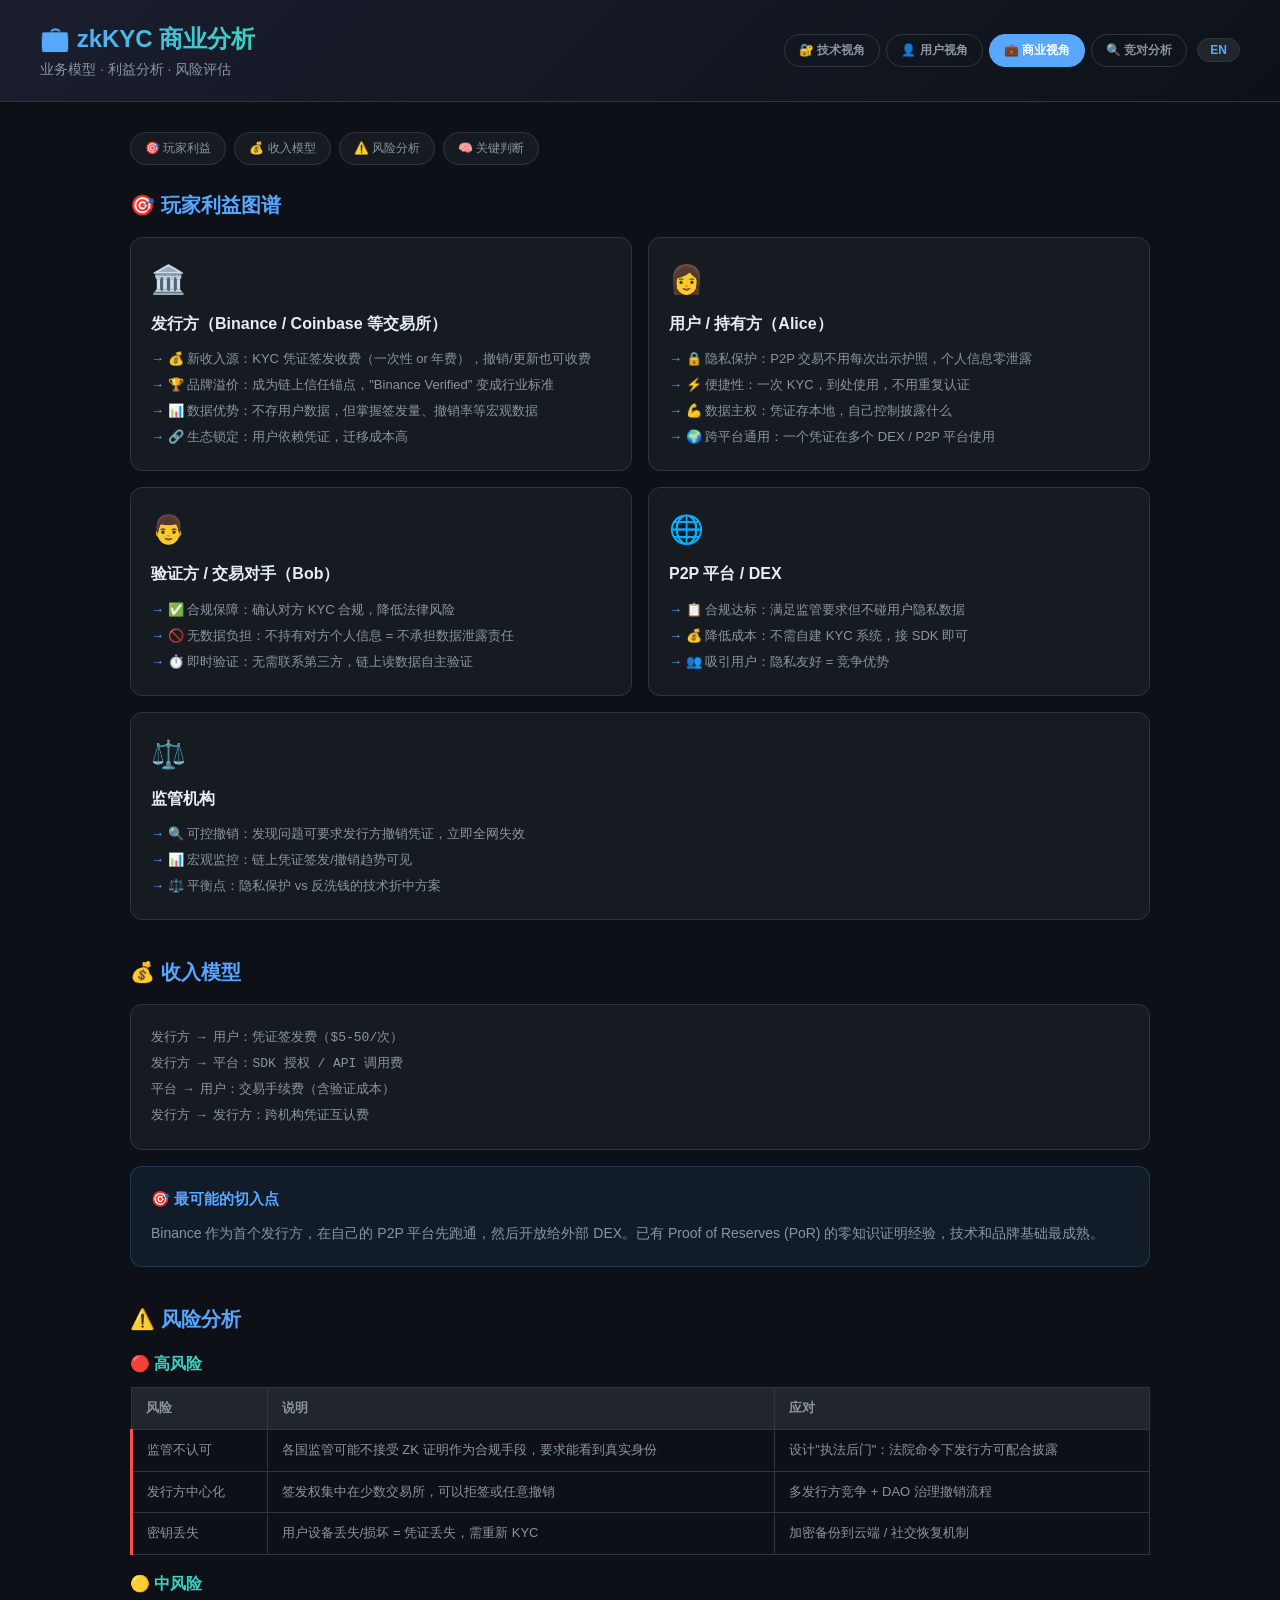
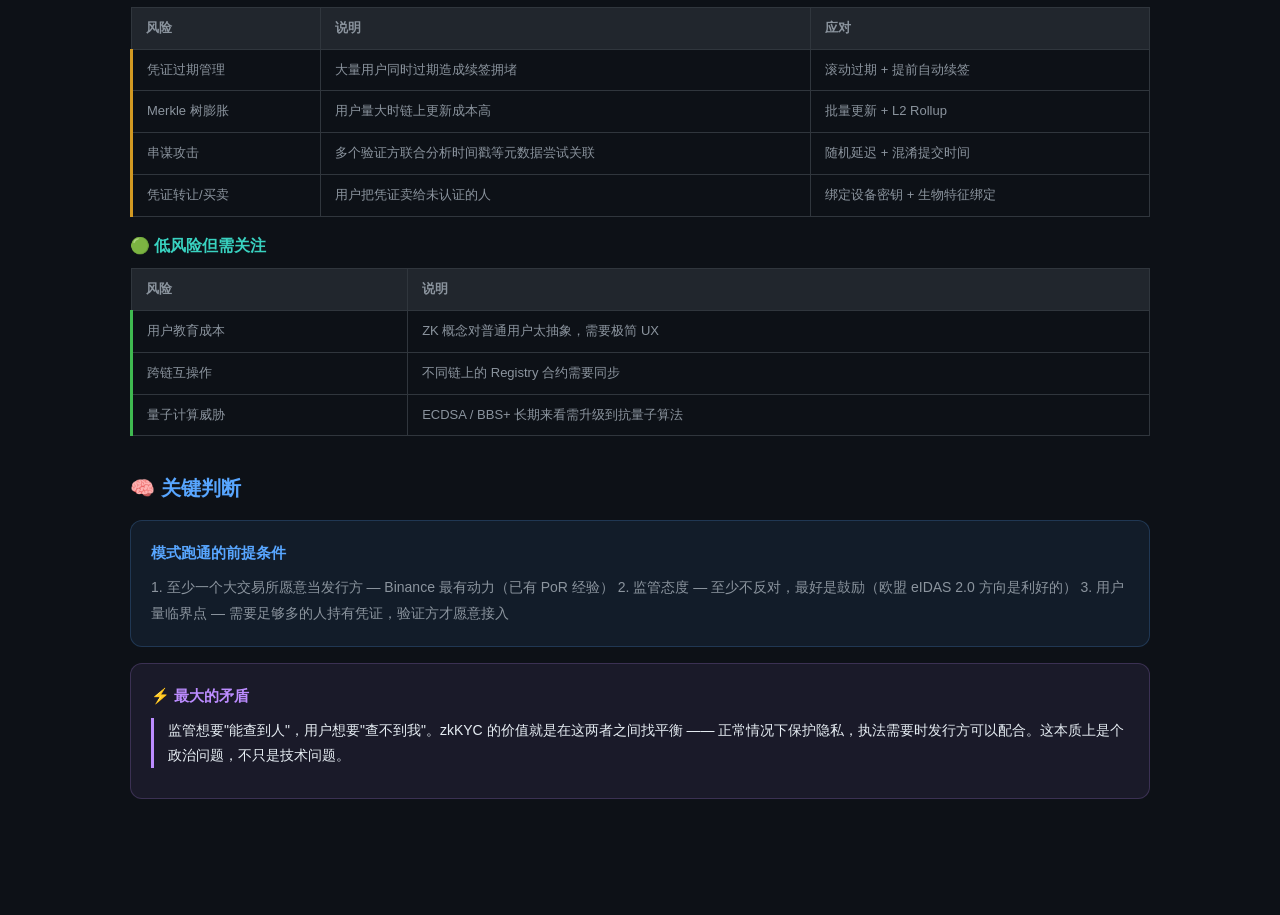
<file: zkkyc/static/business.html>
<!DOCTYPE html>
<html lang="zh-CN" data-page="business">
<head>
  <meta charset="UTF-8">
  <meta name="viewport" content="width=device-width, initial-scale=1.0">
  <title>zkKYC — 商业分析</title>
  <link rel="stylesheet" href="style.css">
  <script src="i18n.js"></script>
  <style>
    .biz-container { max-width: 1100px; margin: 0 auto; padding: 30px 40px 80px; }
    .biz-section { margin-bottom: 36px; }
    .biz-section h2 { font-size: 20px; margin-bottom: 16px; color: var(--accent); }
    .biz-section h3 { font-size: 16px; margin: 16px 0 10px; color: var(--cyan); }

    .player-grid { display: grid; grid-template-columns: 1fr 1fr; gap: 16px; }
    @media (max-width: 800px) { .player-grid { grid-template-columns: 1fr; } }

    .player-card {
      background: var(--bg2); border: 1px solid var(--border); border-radius: 12px;
      padding: 20px; transition: border-color 0.2s;
    }
    .player-card:hover { border-color: var(--accent); }
    .player-card .player-name { font-size: 16px; font-weight: 700; margin-bottom: 10px; }
    .player-card .player-icon { font-size: 28px; margin-bottom: 8px; }
    .player-card ul { list-style: none; font-size: 13px; color: var(--text2); line-height: 2; }
    .player-card ul li::before { content: "→ "; color: var(--accent); }

    .revenue-box {
      background: var(--bg2); border: 1px solid var(--border); border-radius: 12px;
      padding: 20px; font-family: 'SF Mono', monospace; font-size: 13px;
      color: var(--text2); line-height: 2; white-space: pre-wrap;
    }

    .risk-table { width: 100%; border-collapse: collapse; font-size: 13px; }
    .risk-table th {
      text-align: left; padding: 10px 14px; background: var(--bg3);
      border: 1px solid var(--border); color: var(--text2); font-weight: 600;
    }
    .risk-table td {
      padding: 10px 14px; border: 1px solid var(--border); color: var(--text2); line-height: 1.6;
    }
    .risk-high { border-left: 3px solid #f85149 !important; }
    .risk-mid { border-left: 3px solid #d29922 !important; }
    .risk-low { border-left: 3px solid #3fb950 !important; }

    .insight-box {
      background: rgba(88,166,255,0.08); border: 1px solid rgba(88,166,255,0.2);
      border-radius: 12px; padding: 20px; margin-top: 16px;
    }
    .insight-box .insight-title { font-weight: 700; font-size: 15px; color: var(--accent); margin-bottom: 10px; }
    .insight-box p { font-size: 14px; color: var(--text2); line-height: 1.8; }

    .contradiction-box {
      background: rgba(188,140,255,0.08); border: 1px solid rgba(188,140,255,0.2);
      border-radius: 12px; padding: 20px; margin-top: 16px;
    }
    .contradiction-box .ct-title { font-weight: 700; font-size: 15px; color: var(--purple); margin-bottom: 10px; }
    .contradiction-box blockquote {
      font-size: 14px; color: var(--text); line-height: 1.8;
      border-left: 3px solid var(--purple); padding-left: 14px; margin: 10px 0;
    }

    .toc { display: flex; gap: 8px; flex-wrap: wrap; margin-bottom: 24px; }
    .toc a {
      padding: 6px 14px; border-radius: 16px; font-size: 12px; text-decoration: none;
      background: var(--bg2); border: 1px solid var(--border); color: var(--text2);
      transition: all 0.2s;
    }
    .toc a:hover { border-color: var(--accent); color: var(--accent); }
  </style>
</head>
<body>

<div class="header">
  <div>
    <h1 data-i18n="biz.title">💼 zkKYC 商业分析</h1>
    <div class="subtitle" data-i18n="biz.subtitle">业务模型 · 利益分析 · 风险评估</div>
  </div>
  <div class="page-nav">
    <a href="/" data-i18n="nav.tech">🔐 技术视角</a>
    <a href="/user-demo.html" data-i18n="nav.user">👤 用户视角</a>
    <a href="/business.html" class="active" data-i18n="nav.biz">💼 商业视角</a>
    <a href="/competitors.html" data-i18n="nav.comp">🔍 竞对分析</a>
    <button class="lang-toggle" onclick="toggleLang()">EN</button>
  </div>
</div>

<div class="biz-container">

  <!-- TOC -->
  <div class="toc">
    <a href="#players" data-i18n="biz.toc.players">🎯 玩家利益</a>
    <a href="#revenue" data-i18n="biz.toc.revenue">💰 收入模型</a>
    <a href="#risks" data-i18n="biz.toc.risks">⚠️ 风险分析</a>
    <a href="#insights" data-i18n="biz.toc.insights">🧠 关键判断</a>
  </div>

  <!-- ═══ Players ═══ -->
  <div class="biz-section" id="players">
    <h2 data-i18n="biz.players.title">🎯 玩家利益图谱 / Stakeholder Benefits</h2>
    <div class="player-grid">

      <div class="player-card">
        <div class="player-icon">🏛️</div>
        <div class="player-name" data-i18n="biz.p1.name">发行方（Binance / Coinbase 等交易所）</div>
        <ul>
          <li data-i18n="biz.p1.b1">💰 新收入源：KYC 凭证签发收费（一次性 or 年费），撤销/更新也可收费</li>
          <li data-i18n="biz.p1.b2">🏆 品牌溢价：成为链上信任锚点，"Binance Verified" 变成行业标准</li>
          <li data-i18n="biz.p1.b3">📊 数据优势：不存用户数据，但掌握签发量、撤销率等宏观数据</li>
          <li data-i18n="biz.p1.b4">🔗 生态锁定：用户依赖凭证，迁移成本高</li>
        </ul>
      </div>

      <div class="player-card">
        <div class="player-icon">👩</div>
        <div class="player-name" data-i18n="biz.p2.name">用户 / 持有方（Alice）</div>
        <ul>
          <li data-i18n="biz.p2.b1">🔒 隐私保护：P2P 交易不用每次出示护照，个人信息零泄露</li>
          <li data-i18n="biz.p2.b2">⚡ 便捷性：一次 KYC，到处使用，不用重复认证</li>
          <li data-i18n="biz.p2.b3">💪 数据主权：凭证存本地，自己控制披露什么</li>
          <li data-i18n="biz.p2.b4">🌍 跨平台通用：一个凭证在多个 DEX / P2P 平台使用</li>
        </ul>
      </div>

      <div class="player-card">
        <div class="player-icon">👨</div>
        <div class="player-name" data-i18n="biz.p3.name">验证方 / 交易对手（Bob）</div>
        <ul>
          <li data-i18n="biz.p3.b1">✅ 合规保障：确认对方 KYC 合规，降低法律风险</li>
          <li data-i18n="biz.p3.b2">🚫 无数据负担：不持有对方个人信息 = 不承担数据泄露责任</li>
          <li data-i18n="biz.p3.b3">⏱️ 即时验证：无需联系第三方，链上读数据自主验证</li>
        </ul>
      </div>

      <div class="player-card">
        <div class="player-icon">🌐</div>
        <div class="player-name" data-i18n="biz.p4.name">P2P 平台 / DEX</div>
        <ul>
          <li data-i18n="biz.p4.b1">📋 合规达标：满足监管要求但不碰用户隐私数据</li>
          <li data-i18n="biz.p4.b2">💰 降低成本：不需自建 KYC 系统，接 SDK 即可</li>
          <li data-i18n="biz.p4.b3">👥 吸引用户：隐私友好 = 竞争优势</li>
        </ul>
      </div>

      <div class="player-card" style="grid-column: 1 / -1;">
        <div class="player-icon">⚖️</div>
        <div class="player-name" data-i18n="biz.p5.name">监管机构</div>
        <ul>
          <li data-i18n="biz.p5.b1">🔍 可控撤销：发现问题可要求发行方撤销凭证，立即全网失效</li>
          <li data-i18n="biz.p5.b2">📊 宏观监控：链上凭证签发/撤销趋势可见</li>
          <li data-i18n="biz.p5.b3">⚖️ 平衡点：隐私保护 vs 反洗钱的技术折中方案</li>
        </ul>
      </div>

    </div>
  </div>

  <!-- ═══ Revenue ═══ -->
  <div class="biz-section" id="revenue">
    <h2 data-i18n="biz.revenue.title">💰 收入模型 / Revenue Model</h2>
    <div class="revenue-box" data-i18n="biz.revenue.box">发行方 → 用户：凭证签发费（$5-50/次）
发行方 → 平台：SDK 授权 / API 调用费
平台 → 用户：交易手续费（含验证成本）
发行方 → 发行方：跨机构凭证互认费</div>
    <div class="insight-box" style="margin-top:16px;">
      <div class="insight-title" data-i18n="biz.revenue.entry">🎯 最可能的切入点</div>
      <p data-i18n="biz.revenue.entry.desc">Binance 作为首个发行方，在自己的 P2P 平台先跑通，然后开放给外部 DEX。已有 Proof of Reserves (PoR) 的零知识证明经验，技术和品牌基础最成熟。</p>
    </div>
  </div>

  <!-- ═══ Risks ═══ -->
  <div class="biz-section" id="risks">
    <h2 data-i18n="biz.risks.title">⚠️ 风险分析 / Risk Assessment</h2>

    <h3 data-i18n="biz.risks.high">🔴 高风险</h3>
    <table class="risk-table">
      <tr><th data-i18n="biz.risks.th.risk">风险</th><th data-i18n="biz.risks.th.desc">说明</th><th data-i18n="biz.risks.th.mitigation">应对</th></tr>
      <tr class="risk-high">
        <td data-i18n="biz.r1.name">监管不认可</td>
        <td data-i18n="biz.r1.desc">各国监管可能不接受 ZK 证明作为合规手段，要求能看到真实身份</td>
        <td data-i18n="biz.r1.fix">设计"执法后门"：法院命令下发行方可配合披露</td>
      </tr>
      <tr class="risk-high">
        <td data-i18n="biz.r2.name">发行方中心化</td>
        <td data-i18n="biz.r2.desc">签发权集中在少数交易所，可以拒签或任意撤销</td>
        <td data-i18n="biz.r2.fix">多发行方竞争 + DAO 治理撤销流程</td>
      </tr>
      <tr class="risk-high">
        <td data-i18n="biz.r3.name">密钥丢失</td>
        <td data-i18n="biz.r3.desc">用户设备丢失/损坏 = 凭证丢失，需重新 KYC</td>
        <td data-i18n="biz.r3.fix">加密备份到云端 / 社交恢复机制</td>
      </tr>
    </table>

    <h3 data-i18n="biz.risks.mid">🟡 中风险</h3>
    <table class="risk-table">
      <tr><th data-i18n="biz.risks.th.risk">风险</th><th data-i18n="biz.risks.th.desc">说明</th><th data-i18n="biz.risks.th.mitigation">应对</th></tr>
      <tr class="risk-mid">
        <td data-i18n="biz.r4.name">凭证过期管理</td>
        <td data-i18n="biz.r4.desc">大量用户同时过期造成续签拥堵</td>
        <td data-i18n="biz.r4.fix">滚动过期 + 提前自动续签</td>
      </tr>
      <tr class="risk-mid">
        <td data-i18n="biz.r5.name">Merkle 树膨胀</td>
        <td data-i18n="biz.r5.desc">用户量大时链上更新成本高</td>
        <td data-i18n="biz.r5.fix">批量更新 + L2 Rollup</td>
      </tr>
      <tr class="risk-mid">
        <td data-i18n="biz.r6.name">串谋攻击</td>
        <td data-i18n="biz.r6.desc">多个验证方联合分析时间戳等元数据尝试关联</td>
        <td data-i18n="biz.r6.fix">随机延迟 + 混淆提交时间</td>
      </tr>
      <tr class="risk-mid">
        <td data-i18n="biz.r7.name">凭证转让/买卖</td>
        <td data-i18n="biz.r7.desc">用户把凭证卖给未认证的人</td>
        <td data-i18n="biz.r7.fix">绑定设备密钥 + 生物特征绑定</td>
      </tr>
    </table>

    <h3 data-i18n="biz.risks.low">🟢 低风险但需关注</h3>
    <table class="risk-table">
      <tr><th data-i18n="biz.risks.th.risk">风险</th><th data-i18n="biz.risks.th.desc">说明</th></tr>
      <tr class="risk-low">
        <td data-i18n="biz.r8.name">用户教育成本</td>
        <td data-i18n="biz.r8.desc">ZK 概念对普通用户太抽象，需要极简 UX</td>
      </tr>
      <tr class="risk-low">
        <td data-i18n="biz.r9.name">跨链互操作</td>
        <td data-i18n="biz.r9.desc">不同链上的 Registry 合约需要同步</td>
      </tr>
      <tr class="risk-low">
        <td data-i18n="biz.r10.name">量子计算威胁</td>
        <td data-i18n="biz.r10.desc">ECDSA / BBS+ 长期来看需升级到抗量子算法</td>
      </tr>
    </table>
  </div>

  <!-- ═══ Insights ═══ -->
  <div class="biz-section" id="insights">
    <h2 data-i18n="biz.insights.title">🧠 关键判断 / Key Insights</h2>

    <div class="insight-box">
      <div class="insight-title" data-i18n="biz.insights.prereq.title">模式跑通的前提条件 / Prerequisites for Success</div>
      <p data-i18n="biz.insights.prereq.desc">1. 至少一个大交易所愿意当发行方 — Binance 最有动力（已有 PoR 经验）
2. 监管态度 — 至少不反对，最好是鼓励（欧盟 eIDAS 2.0 方向是利好的）
3. 用户量临界点 — 需要足够多的人持有凭证，验证方才愿意接入</p>
    </div>

    <div class="contradiction-box">
      <div class="ct-title" data-i18n="biz.insights.contradiction.title">⚡ 最大的矛盾 / The Core Tension</div>
      <blockquote data-i18n="biz.insights.contradiction.quote">监管想要"能查到人"，用户想要"查不到我"。zkKYC 的价值就是在这两者之间找平衡 —— 正常情况下保护隐私，执法需要时发行方可以配合。这本质上是个政治问题，不只是技术问题。</blockquote>
    </div>
  </div>

</div>

</body>
</html>
</file>
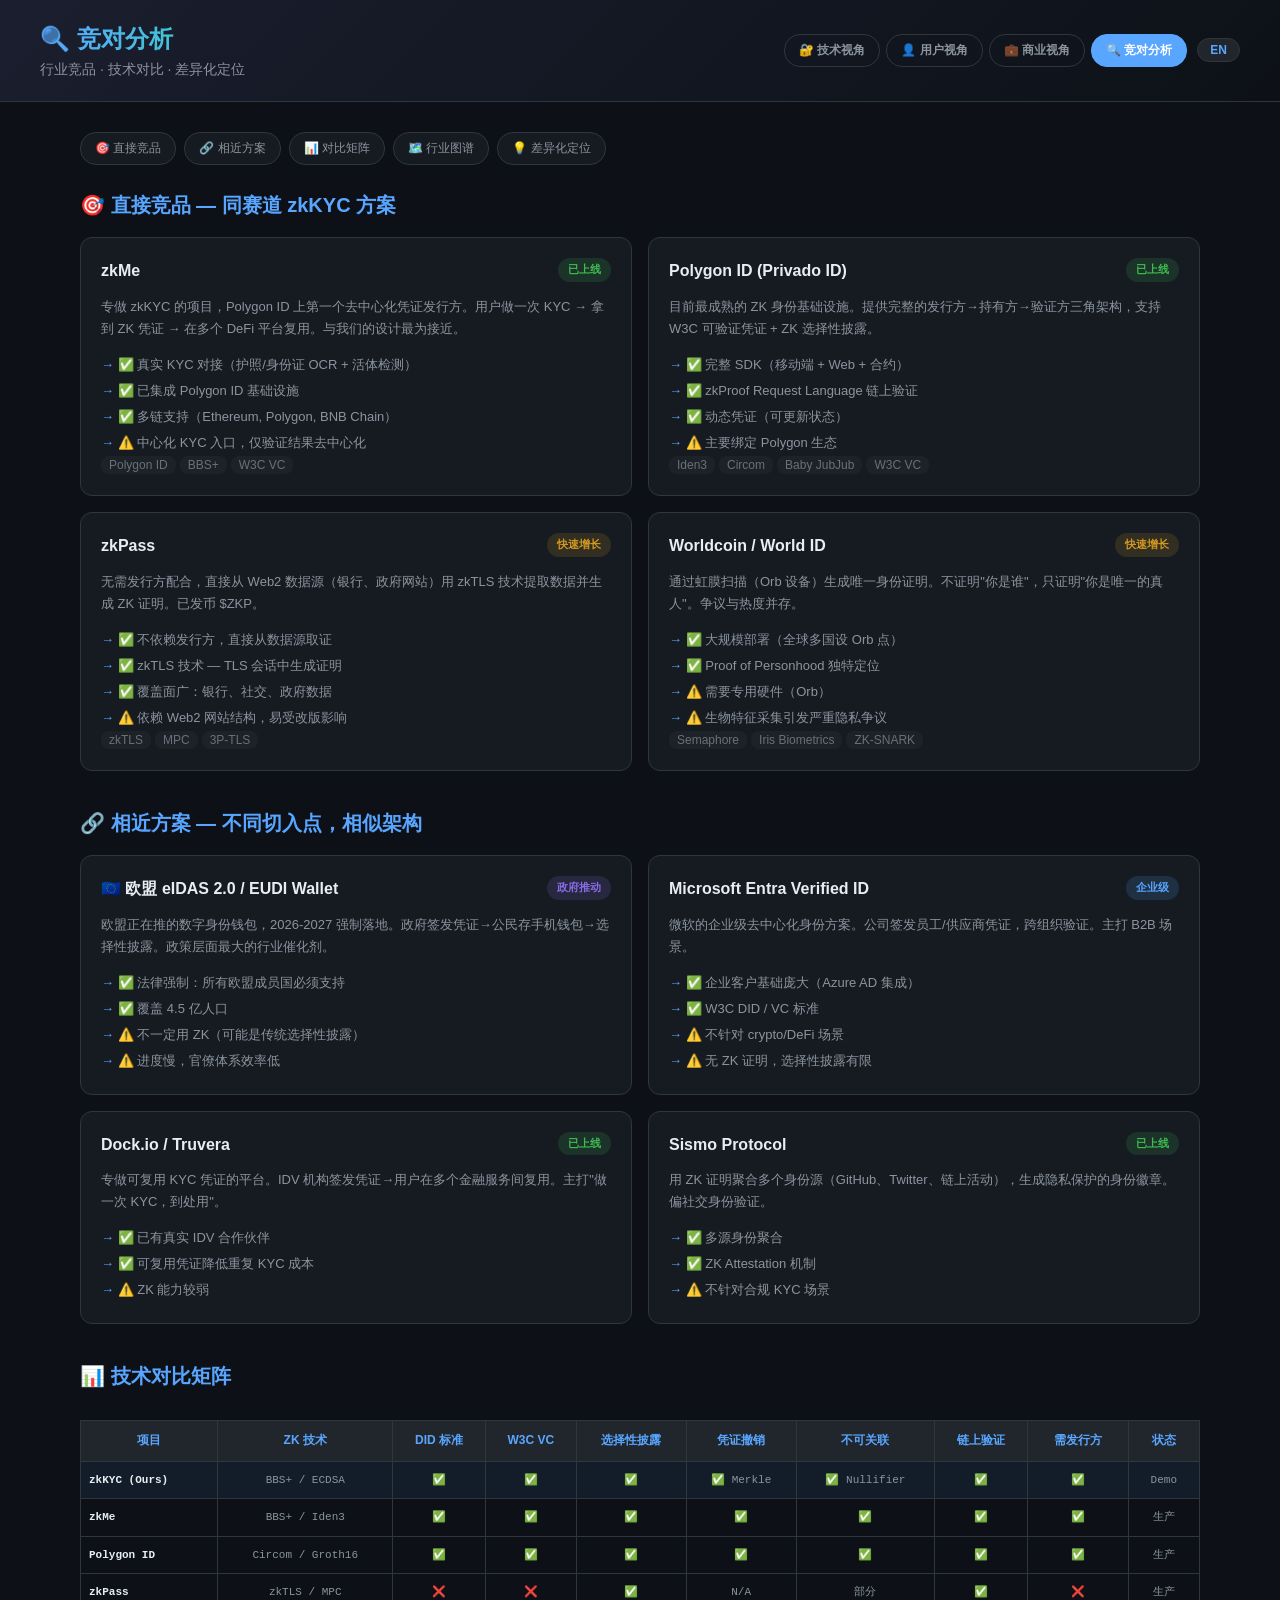
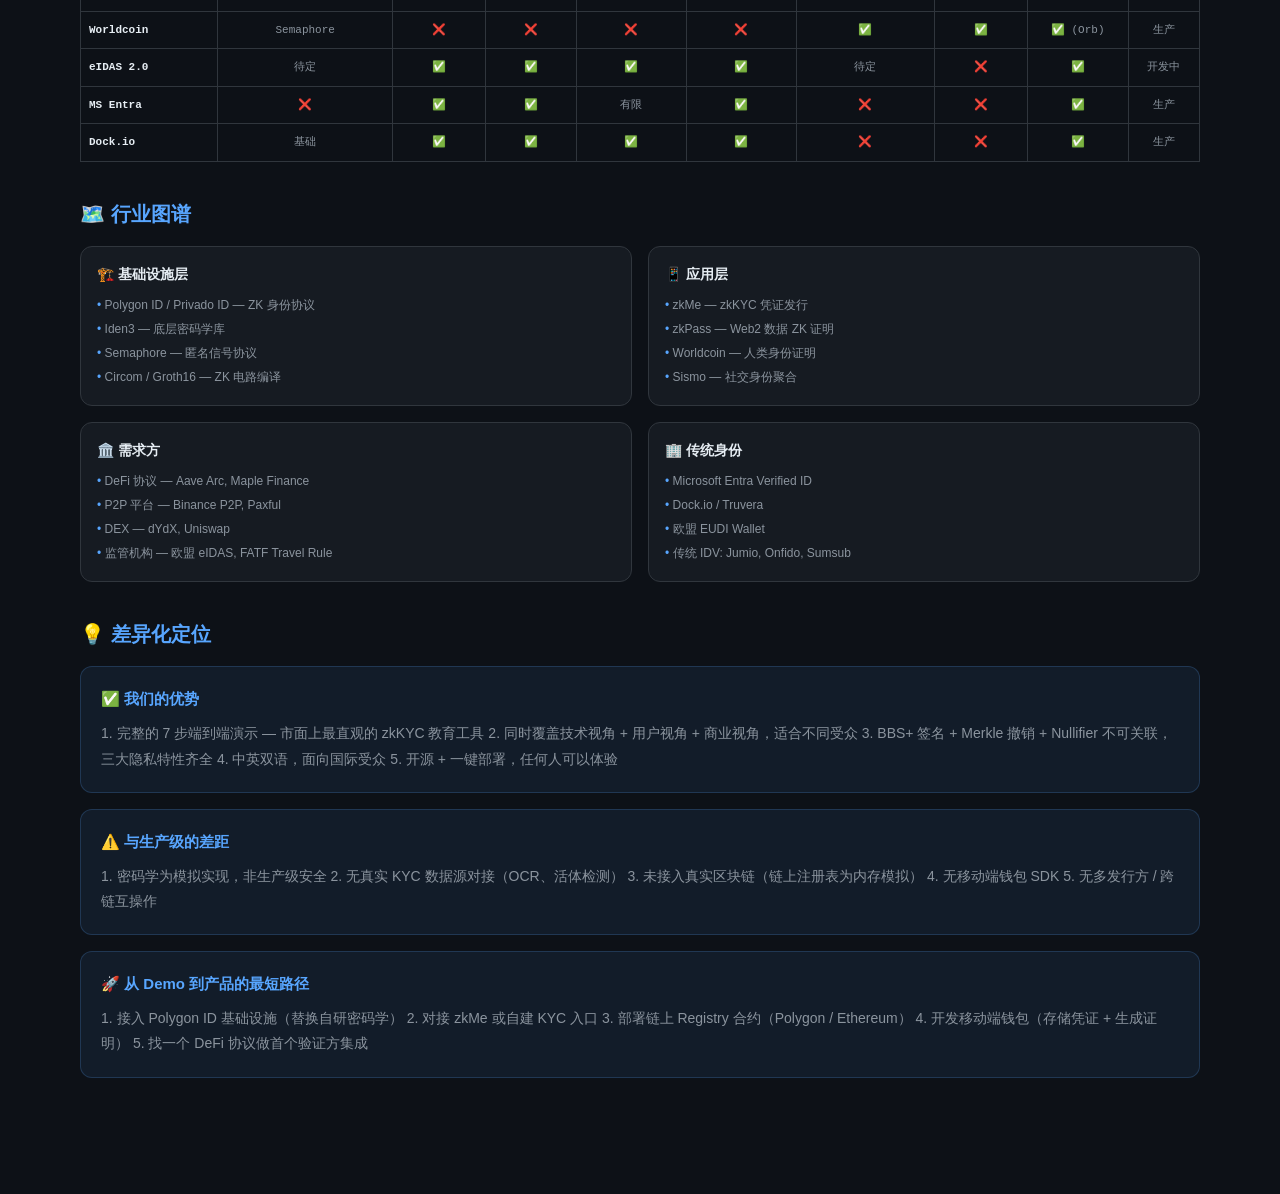
<file: zkkyc/static/competitors.html>
<!DOCTYPE html>
<html lang="zh-CN" data-page="competitors">
<head>
  <meta charset="UTF-8">
  <meta name="viewport" content="width=device-width, initial-scale=1.0">
  <title>zkKYC — 竞对分析</title>
  <link rel="stylesheet" href="style.css">
  <script src="i18n.js"></script>
  <style>
    .comp-container { max-width: 1200px; margin: 0 auto; padding: 30px 40px 80px; }
    .comp-section { margin-bottom: 36px; }
    .comp-section h2 { font-size: 20px; margin-bottom: 16px; color: var(--accent); }
    .comp-section h3 { font-size: 16px; margin: 20px 0 12px; color: var(--cyan); }

    .comp-grid { display: grid; grid-template-columns: 1fr 1fr; gap: 16px; }
    @media (max-width: 900px) { .comp-grid { grid-template-columns: 1fr; } }

    .comp-card {
      background: var(--bg2); border: 1px solid var(--border); border-radius: 12px;
      padding: 20px; transition: border-color 0.2s; position: relative;
    }
    .comp-card:hover { border-color: var(--accent); }
    .comp-card .comp-header { display: flex; justify-content: space-between; align-items: flex-start; margin-bottom: 12px; }
    .comp-card .comp-name { font-size: 16px; font-weight: 700; }
    .comp-card .comp-tag {
      font-size: 11px; padding: 3px 10px; border-radius: 12px; font-weight: 600;
    }
    .tag-live { background: rgba(63,185,80,0.15); color: #3fb950; }
    .tag-growing { background: rgba(210,153,34,0.15); color: #d29922; }
    .tag-gov { background: rgba(136,108,228,0.15); color: #886ce4; }
    .tag-enterprise { background: rgba(88,166,255,0.15); color: #58a6ff; }
    .comp-card .comp-desc { font-size: 13px; color: var(--text2); line-height: 1.7; margin-bottom: 12px; }
    .comp-card .comp-tech { font-size: 12px; color: var(--text2); opacity: 0.7; }
    .comp-card .comp-tech span { background: var(--bg3); padding: 2px 8px; border-radius: 8px; margin-right: 4px; }
    .comp-card ul { list-style: none; font-size: 13px; color: var(--text2); line-height: 2; }
    .comp-card ul li::before { content: "→ "; color: var(--accent); }

    .compare-table { width: 100%; border-collapse: collapse; font-size: 12px; }
    .compare-table th {
      text-align: center; padding: 10px 8px; background: var(--bg3);
      border: 1px solid var(--border); color: var(--accent); font-weight: 600;
    }
    .compare-table td {
      padding: 10px 8px; border: 1px solid var(--border); color: var(--text2);
      text-align: center; line-height: 1.5;
    }
    .compare-table td:first-child { text-align: left; font-weight: 600; color: var(--text); }
    .compare-table tr:hover td { background: rgba(88,166,255,0.04); }

    .our-row td { background: rgba(88,166,255,0.08) !important; }

    .landscape-box {
      display: grid; grid-template-columns: 1fr 1fr; gap: 16px; margin-top: 16px;
    }
    @media (max-width: 800px) { .landscape-box { grid-template-columns: 1fr; } }
    .landscape-card {
      background: var(--bg2); border: 1px solid var(--border); border-radius: 12px; padding: 16px;
    }
    .landscape-card .lc-title { font-size: 14px; font-weight: 700; margin-bottom: 8px; }
    .landscape-card ul { list-style: none; font-size: 12px; color: var(--text2); line-height: 2; }
    .landscape-card ul li::before { content: "• "; color: var(--accent); }

    .insight-box {
      background: rgba(88,166,255,0.08); border: 1px solid rgba(88,166,255,0.2);
      border-radius: 12px; padding: 20px; margin-top: 16px;
    }
    .insight-box .insight-title { font-weight: 700; font-size: 15px; color: var(--accent); margin-bottom: 10px; }
    .insight-box p { font-size: 14px; color: var(--text2); line-height: 1.8; }

    .toc { display: flex; gap: 8px; flex-wrap: wrap; margin-bottom: 24px; }
    .toc a {
      padding: 6px 14px; border-radius: 16px; font-size: 12px; text-decoration: none;
      background: var(--bg2); border: 1px solid var(--border); color: var(--text2); transition: all 0.2s;
    }
    .toc a:hover { border-color: var(--accent); color: var(--accent); }
  </style>
</head>
<body>

<div class="header">
  <div>
    <h1 data-i18n="comp.title">🔍 竞对分析</h1>
    <div class="subtitle" data-i18n="comp.subtitle">行业竞品 · 技术对比 · 差异化定位</div>
  </div>
  <div class="page-nav">
    <a href="/" data-i18n="nav.tech">🔐 技术视角</a>
    <a href="/user-demo.html" data-i18n="nav.user">👤 用户视角</a>
    <a href="/business.html" data-i18n="nav.biz">💼 商业视角</a>
    <a href="/competitors.html" class="active" data-i18n="nav.comp">🔍 竞对分析</a>
    <button class="lang-toggle" onclick="toggleLang()">EN</button>
  </div>
</div>

<div class="comp-container">

  <div class="toc">
    <a href="#direct" data-i18n="comp.toc.direct">🎯 直接竞品</a>
    <a href="#adjacent" data-i18n="comp.toc.adjacent">🔗 相近方案</a>
    <a href="#compare" data-i18n="comp.toc.compare">📊 对比矩阵</a>
    <a href="#landscape" data-i18n="comp.toc.landscape">🗺️ 行业图谱</a>
    <a href="#position" data-i18n="comp.toc.position">💡 差异化定位</a>
  </div>

  <!-- ═══ Direct Competitors ═══ -->
  <div class="comp-section" id="direct">
    <h2 data-i18n="comp.direct.title">🎯 直接竞品 — 同赛道 zkKYC 方案</h2>
    <div class="comp-grid">

      <div class="comp-card">
        <div class="comp-header">
          <div class="comp-name">zkMe</div>
          <div class="comp-tag tag-live" data-i18n="comp.tag.live">已上线</div>
        </div>
        <div class="comp-desc" data-i18n="comp.zkme.desc">专做 zkKYC 的项目，Polygon ID 上第一个去中心化凭证发行方。用户做一次 KYC → 拿到 ZK 凭证 → 在多个 DeFi 平台复用。与我们的设计最为接近。</div>
        <ul>
          <li data-i18n="comp.zkme.b1">✅ 真实 KYC 对接（护照/身份证 OCR + 活体检测）</li>
          <li data-i18n="comp.zkme.b2">✅ 已集成 Polygon ID 基础设施</li>
          <li data-i18n="comp.zkme.b3">✅ 多链支持（Ethereum, Polygon, BNB Chain）</li>
          <li data-i18n="comp.zkme.b4">⚠️ 中心化 KYC 入口，仅验证结果去中心化</li>
        </ul>
        <div class="comp-tech"><span>Polygon ID</span><span>BBS+</span><span>W3C VC</span></div>
      </div>

      <div class="comp-card">
        <div class="comp-header">
          <div class="comp-name">Polygon ID (Privado ID)</div>
          <div class="comp-tag tag-live" data-i18n="comp.tag.live">已上线</div>
        </div>
        <div class="comp-desc" data-i18n="comp.polygonid.desc">目前最成熟的 ZK 身份基础设施。提供完整的发行方→持有方→验证方三角架构，支持 W3C 可验证凭证 + ZK 选择性披露。</div>
        <ul>
          <li data-i18n="comp.polygonid.b1">✅ 完整 SDK（移动端 + Web + 合约）</li>
          <li data-i18n="comp.polygonid.b2">✅ zkProof Request Language 链上验证</li>
          <li data-i18n="comp.polygonid.b3">✅ 动态凭证（可更新状态）</li>
          <li data-i18n="comp.polygonid.b4">⚠️ 主要绑定 Polygon 生态</li>
        </ul>
        <div class="comp-tech"><span>Iden3</span><span>Circom</span><span>Baby JubJub</span><span>W3C VC</span></div>
      </div>

      <div class="comp-card">
        <div class="comp-header">
          <div class="comp-name">zkPass</div>
          <div class="comp-tag tag-growing" data-i18n="comp.tag.growing">快速增长</div>
        </div>
        <div class="comp-desc" data-i18n="comp.zkpass.desc">无需发行方配合，直接从 Web2 数据源（银行、政府网站）用 zkTLS 技术提取数据并生成 ZK 证明。已发币 $ZKP。</div>
        <ul>
          <li data-i18n="comp.zkpass.b1">✅ 不依赖发行方，直接从数据源取证</li>
          <li data-i18n="comp.zkpass.b2">✅ zkTLS 技术 — TLS 会话中生成证明</li>
          <li data-i18n="comp.zkpass.b3">✅ 覆盖面广：银行、社交、政府数据</li>
          <li data-i18n="comp.zkpass.b4">⚠️ 依赖 Web2 网站结构，易受改版影响</li>
        </ul>
        <div class="comp-tech"><span>zkTLS</span><span>MPC</span><span>3P-TLS</span></div>
      </div>

      <div class="comp-card">
        <div class="comp-header">
          <div class="comp-name">Worldcoin / World ID</div>
          <div class="comp-tag tag-growing" data-i18n="comp.tag.growing">快速增长</div>
        </div>
        <div class="comp-desc" data-i18n="comp.worldcoin.desc">通过虹膜扫描（Orb 设备）生成唯一身份证明。不证明"你是谁"，只证明"你是唯一的真人"。争议与热度并存。</div>
        <ul>
          <li data-i18n="comp.worldcoin.b1">✅ 大规模部署（全球多国设 Orb 点）</li>
          <li data-i18n="comp.worldcoin.b2">✅ Proof of Personhood 独特定位</li>
          <li data-i18n="comp.worldcoin.b3">⚠️ 需要专用硬件（Orb）</li>
          <li data-i18n="comp.worldcoin.b4">⚠️ 生物特征采集引发严重隐私争议</li>
        </ul>
        <div class="comp-tech"><span>Semaphore</span><span>Iris Biometrics</span><span>ZK-SNARK</span></div>
      </div>

    </div>
  </div>

  <!-- ═══ Adjacent ═══ -->
  <div class="comp-section" id="adjacent">
    <h2 data-i18n="comp.adjacent.title">🔗 相近方案 — 不同切入点，相似架构</h2>
    <div class="comp-grid">

      <div class="comp-card">
        <div class="comp-header">
          <div class="comp-name" data-i18n="comp.eidas.name">🇪🇺 欧盟 eIDAS 2.0 / EUDI Wallet</div>
          <div class="comp-tag tag-gov" data-i18n="comp.tag.gov">政府推动</div>
        </div>
        <div class="comp-desc" data-i18n="comp.eidas.desc">欧盟正在推的数字身份钱包，2026-2027 强制落地。政府签发凭证→公民存手机钱包→选择性披露。政策层面最大的行业催化剂。</div>
        <ul>
          <li data-i18n="comp.eidas.b1">✅ 法律强制：所有欧盟成员国必须支持</li>
          <li data-i18n="comp.eidas.b2">✅ 覆盖 4.5 亿人口</li>
          <li data-i18n="comp.eidas.b3">⚠️ 不一定用 ZK（可能是传统选择性披露）</li>
          <li data-i18n="comp.eidas.b4">⚠️ 进度慢，官僚体系效率低</li>
        </ul>
      </div>

      <div class="comp-card">
        <div class="comp-header">
          <div class="comp-name">Microsoft Entra Verified ID</div>
          <div class="comp-tag tag-enterprise" data-i18n="comp.tag.enterprise">企业级</div>
        </div>
        <div class="comp-desc" data-i18n="comp.msft.desc">微软的企业级去中心化身份方案。公司签发员工/供应商凭证，跨组织验证。主打 B2B 场景。</div>
        <ul>
          <li data-i18n="comp.msft.b1">✅ 企业客户基础庞大（Azure AD 集成）</li>
          <li data-i18n="comp.msft.b2">✅ W3C DID / VC 标准</li>
          <li data-i18n="comp.msft.b3">⚠️ 不针对 crypto/DeFi 场景</li>
          <li data-i18n="comp.msft.b4">⚠️ 无 ZK 证明，选择性披露有限</li>
        </ul>
      </div>

      <div class="comp-card">
        <div class="comp-header">
          <div class="comp-name">Dock.io / Truvera</div>
          <div class="comp-tag tag-live" data-i18n="comp.tag.live">已上线</div>
        </div>
        <div class="comp-desc" data-i18n="comp.dock.desc">专做可复用 KYC 凭证的平台。IDV 机构签发凭证→用户在多个金融服务间复用。主打"做一次 KYC，到处用"。</div>
        <ul>
          <li data-i18n="comp.dock.b1">✅ 已有真实 IDV 合作伙伴</li>
          <li data-i18n="comp.dock.b2">✅ 可复用凭证降低重复 KYC 成本</li>
          <li data-i18n="comp.dock.b3">⚠️ ZK 能力较弱</li>
        </ul>
      </div>

      <div class="comp-card">
        <div class="comp-header">
          <div class="comp-name">Sismo Protocol</div>
          <div class="comp-tag tag-live" data-i18n="comp.tag.live">已上线</div>
        </div>
        <div class="comp-desc" data-i18n="comp.sismo.desc">用 ZK 证明聚合多个身份源（GitHub、Twitter、链上活动），生成隐私保护的身份徽章。偏社交身份验证。</div>
        <ul>
          <li data-i18n="comp.sismo.b1">✅ 多源身份聚合</li>
          <li data-i18n="comp.sismo.b2">✅ ZK Attestation 机制</li>
          <li data-i18n="comp.sismo.b3">⚠️ 不针对合规 KYC 场景</li>
        </ul>
      </div>

    </div>
  </div>

  <!-- ═══ Comparison Matrix ═══ -->
  <div class="comp-section" id="compare">
    <h2 data-i18n="comp.compare.title">📊 技术对比矩阵</h2>
    <div style="overflow-x:auto;">
    <table class="compare-table">
      <tr>
        <th data-i18n="comp.th.project">项目</th>
        <th data-i18n="comp.th.zk">ZK 技术</th>
        <th data-i18n="comp.th.did">DID 标准</th>
        <th data-i18n="comp.th.vc">W3C VC</th>
        <th data-i18n="comp.th.selective">选择性披露</th>
        <th data-i18n="comp.th.revocation">凭证撤销</th>
        <th data-i18n="comp.th.unlinkable">不可关联</th>
        <th data-i18n="comp.th.onchain">链上验证</th>
        <th data-i18n="comp.th.issuer">需发行方</th>
        <th data-i18n="comp.th.status">状态</th>
      </tr>
      <tr class="our-row">
        <td><strong>zkKYC (Ours)</strong></td>
        <td>BBS+ / ECDSA</td>
        <td>✅</td><td>✅</td><td>✅</td><td>✅ Merkle</td><td>✅ Nullifier</td><td>✅</td><td>✅</td>
        <td data-i18n="comp.status.demo">Demo</td>
      </tr>
      <tr>
        <td>zkMe</td>
        <td>BBS+ / Iden3</td>
        <td>✅</td><td>✅</td><td>✅</td><td>✅</td><td>✅</td><td>✅</td><td>✅</td>
        <td data-i18n="comp.status.prod">生产</td>
      </tr>
      <tr>
        <td>Polygon ID</td>
        <td>Circom / Groth16</td>
        <td>✅</td><td>✅</td><td>✅</td><td>✅</td><td>✅</td><td>✅</td><td>✅</td>
        <td data-i18n="comp.status.prod">生产</td>
      </tr>
      <tr>
        <td>zkPass</td>
        <td>zkTLS / MPC</td>
        <td>❌</td><td>❌</td><td>✅</td><td>N/A</td><td>部分</td><td>✅</td><td>❌</td>
        <td data-i18n="comp.status.prod">生产</td>
      </tr>
      <tr>
        <td>Worldcoin</td>
        <td>Semaphore</td>
        <td>❌</td><td>❌</td><td>❌</td><td>❌</td><td>✅</td><td>✅</td><td>✅ (Orb)</td>
        <td data-i18n="comp.status.prod">生产</td>
      </tr>
      <tr>
        <td>eIDAS 2.0</td>
        <td data-i18n="comp.eidas.zk">待定</td>
        <td>✅</td><td>✅</td><td>✅</td><td>✅</td><td data-i18n="comp.eidas.tbd">待定</td><td>❌</td><td>✅</td>
        <td data-i18n="comp.status.dev">开发中</td>
      </tr>
      <tr>
        <td>MS Entra</td>
        <td>❌</td>
        <td>✅</td><td>✅</td><td data-i18n="comp.ms.limited">有限</td><td>✅</td><td>❌</td><td>❌</td><td>✅</td>
        <td data-i18n="comp.status.prod">生产</td>
      </tr>
      <tr>
        <td>Dock.io</td>
        <td data-i18n="comp.dock.zk">基础</td>
        <td>✅</td><td>✅</td><td>✅</td><td>✅</td><td>❌</td><td>❌</td><td>✅</td>
        <td data-i18n="comp.status.prod">生产</td>
      </tr>
    </table>
    </div>
  </div>

  <!-- ═══ Landscape ═══ -->
  <div class="comp-section" id="landscape">
    <h2 data-i18n="comp.landscape.title">🗺️ 行业图谱</h2>
    <div class="landscape-box">
      <div class="landscape-card">
        <div class="lc-title" data-i18n="comp.ls.infra">🏗️ 基础设施层</div>
        <ul>
          <li>Polygon ID / Privado ID — ZK 身份协议</li>
          <li>Iden3 — 底层密码学库</li>
          <li>Semaphore — 匿名信号协议</li>
          <li>Circom / Groth16 — ZK 电路编译</li>
        </ul>
      </div>
      <div class="landscape-card">
        <div class="lc-title" data-i18n="comp.ls.app">📱 应用层</div>
        <ul>
          <li>zkMe — zkKYC 凭证发行</li>
          <li>zkPass — Web2 数据 ZK 证明</li>
          <li>Worldcoin — 人类身份证明</li>
          <li>Sismo — 社交身份聚合</li>
        </ul>
      </div>
      <div class="landscape-card">
        <div class="lc-title" data-i18n="comp.ls.demand">🏛️ 需求方</div>
        <ul>
          <li>DeFi 协议 — Aave Arc, Maple Finance</li>
          <li>P2P 平台 — Binance P2P, Paxful</li>
          <li>DEX — dYdX, Uniswap</li>
          <li data-i18n="comp.ls.demand.reg">监管机构 — 欧盟 eIDAS, FATF Travel Rule</li>
        </ul>
      </div>
      <div class="landscape-card">
        <div class="lc-title" data-i18n="comp.ls.trad">🏢 传统身份</div>
        <ul>
          <li>Microsoft Entra Verified ID</li>
          <li>Dock.io / Truvera</li>
          <li data-i18n="comp.ls.trad.eu">欧盟 EUDI Wallet</li>
          <li data-i18n="comp.ls.trad.idv">传统 IDV: Jumio, Onfido, Sumsub</li>
        </ul>
      </div>
    </div>
  </div>

  <!-- ═══ Our Position ═══ -->
  <div class="comp-section" id="position">
    <h2 data-i18n="comp.position.title">💡 差异化定位</h2>

    <div class="insight-box">
      <div class="insight-title" data-i18n="comp.pos.strength.title">✅ 我们的优势</div>
      <p data-i18n="comp.pos.strength.desc">1. 完整的 7 步端到端演示 — 市面上最直观的 zkKYC 教育工具
2. 同时覆盖技术视角 + 用户视角 + 商业视角，适合不同受众
3. BBS+ 签名 + Merkle 撤销 + Nullifier 不可关联，三大隐私特性齐全
4. 中英双语，面向国际受众
5. 开源 + 一键部署，任何人可以体验</p>
    </div>

    <div class="insight-box" style="margin-top:16px;">
      <div class="insight-title" data-i18n="comp.pos.gap.title">⚠️ 与生产级的差距</div>
      <p data-i18n="comp.pos.gap.desc">1. 密码学为模拟实现，非生产级安全
2. 无真实 KYC 数据源对接（OCR、活体检测）
3. 未接入真实区块链（链上注册表为内存模拟）
4. 无移动端钱包 SDK
5. 无多发行方 / 跨链互操作</p>
    </div>

    <div class="insight-box" style="margin-top:16px;">
      <div class="insight-title" data-i18n="comp.pos.path.title">🚀 从 Demo 到产品的最短路径</div>
      <p data-i18n="comp.pos.path.desc">1. 接入 Polygon ID 基础设施（替换自研密码学）
2. 对接 zkMe 或自建 KYC 入口
3. 部署链上 Registry 合约（Polygon / Ethereum）
4. 开发移动端钱包（存储凭证 + 生成证明）
5. 找一个 DeFi 协议做首个验证方集成</p>
    </div>
  </div>

</div>

</body>
</html>
</file>
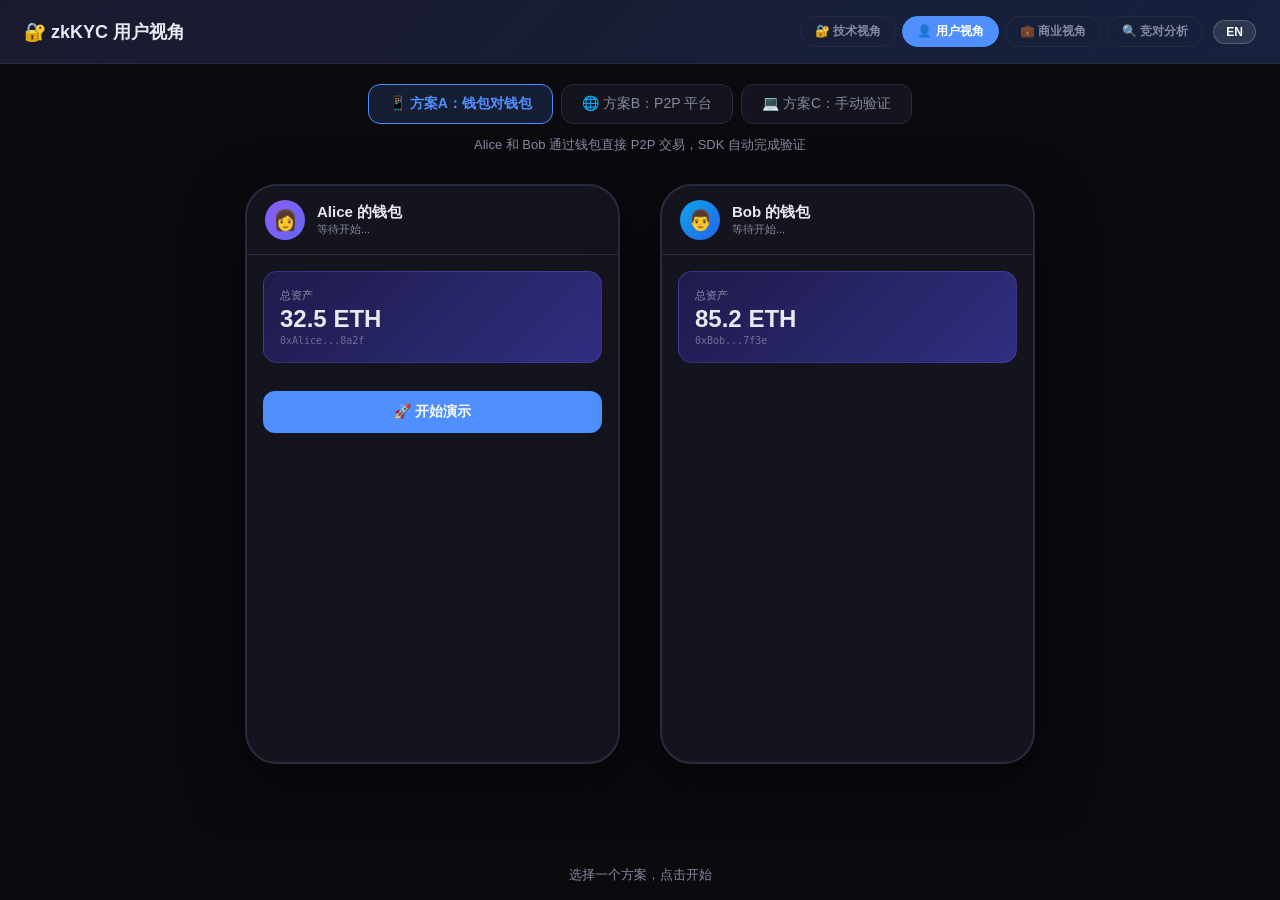
<file: zkkyc/static/user-demo.html>
<!DOCTYPE html>
<html lang="zh-CN" data-page="user-demo">
<head>
  <meta charset="UTF-8">
  <meta name="viewport" content="width=device-width, initial-scale=1.0">
  <title>zkKYC — 用户视角演示</title>
  <script src="i18n.js"></script>
  <style>
    :root {
      --bg: #0a0a0f;
      --card: #14141f;
      --card2: #1c1c2e;
      --border: #2a2a3d;
      --text: #e8e8f0;
      --text2: #8888a0;
      --blue: #4f8fff;
      --green: #34d399;
      --red: #f43f5e;
      --orange: #f59e0b;
      --purple: #a78bfa;
      --cyan: #22d3ee;
      --radius: 16px;
    }
    * { margin:0; padding:0; box-sizing:border-box; }
    body {
      font-family: -apple-system, BlinkMacSystemFont, 'SF Pro Display', 'Segoe UI', sans-serif;
      background: var(--bg);
      color: var(--text);
      min-height: 100vh;
      overflow-x: hidden;
    }

    /* ── Top bar ── */
    .topbar {
      background: linear-gradient(135deg, #1a1a2e, #16213e);
      padding: 16px 24px;
      display: flex;
      justify-content: space-between;
      align-items: center;
      border-bottom: 1px solid var(--border);
      position: sticky; top: 0; z-index: 100;
    }
    .topbar h1 { font-size: 18px; }

    /* ── Mode tabs ── */
    .mode-tabs {
      display: flex;
      justify-content: center;
      gap: 8px;
      padding: 20px 20px 0;
      flex-wrap: wrap;
    }
    .mode-tab {
      padding: 10px 20px;
      border-radius: 12px;
      border: 1px solid var(--border);
      background: var(--card);
      color: var(--text2);
      font-size: 14px;
      cursor: pointer;
      transition: all 0.2s;
      display: flex; align-items: center; gap: 8px;
    }
    .mode-tab:hover { border-color: var(--blue); color: var(--text); }
    .mode-tab.active {
      background: rgba(79,143,255,0.15);
      border-color: var(--blue);
      color: var(--blue);
      font-weight: 700;
    }
    .mode-desc {
      text-align: center;
      padding: 12px 20px 0;
      font-size: 13px;
      color: var(--text2);
    }
    .mode-content { display: none; }
    .mode-content.active { display: block; }

    /* ── Phone frames ── */
    .phones-container {
      display: flex;
      justify-content: center;
      gap: 40px;
      padding: 30px 20px 120px;
      flex-wrap: wrap;
    }
    .phone {
      width: 375px;
      min-height: 580px;
      background: var(--card);
      border-radius: 32px;
      border: 2px solid var(--border);
      overflow: hidden;
      box-shadow: 0 20px 60px rgba(0,0,0,0.5);
    }
    .phone-header {
      padding: 14px 18px;
      display: flex; align-items: center; gap: 12px;
      border-bottom: 1px solid var(--border);
    }
    .phone-avatar {
      width: 40px; height: 40px; border-radius: 50%;
      display: flex; align-items: center; justify-content: center; font-size: 20px;
    }
    .phone-avatar.alice { background: linear-gradient(135deg, #8b5cf6, #6366f1); }
    .phone-avatar.bob { background: linear-gradient(135deg, #0ea5e9, #2563eb); }
    .phone-avatar.platform { background: linear-gradient(135deg, #f59e0b, #d97706); }
    .phone-name { font-weight: 700; font-size: 15px; }
    .phone-sub { font-size: 11px; color: var(--text2); }
    .phone-body { padding: 16px; max-height: 520px; overflow-y: auto; }

    /* ── Wallet card ── */
    .wallet-card {
      background: linear-gradient(135deg, #1e1b4b, #312e81);
      border-radius: 14px; padding: 16px; margin-bottom: 14px;
      border: 1px solid rgba(99,102,241,0.3);
    }
    .wallet-card .label { font-size: 11px; color: rgba(255,255,255,0.5); }
    .wallet-card .balance { font-size: 24px; font-weight: 700; margin: 2px 0; }
    .wallet-card .addr { font-size: 10px; color: rgba(255,255,255,0.35); font-family: monospace; }

    /* ── Chat bubbles ── */
    .chat-area { display: flex; flex-direction: column; gap: 10px; margin-bottom: 14px; }
    .bubble {
      max-width: 90%; padding: 10px 14px; border-radius: 14px;
      font-size: 13px; line-height: 1.6; animation: bubbleIn 0.3s ease;
    }
    @keyframes bubbleIn {
      from { opacity:0; transform: translateY(8px) scale(0.95); }
      to { opacity:1; transform: translateY(0) scale(1); }
    }
    .bubble.system {
      align-self: center; background: var(--card2); border: 1px solid var(--border);
      color: var(--text2); font-size: 11px; text-align: center; max-width: 95%;
    }
    .bubble.self { align-self: flex-end; background: var(--blue); color: #fff; border-bottom-right-radius: 4px; }
    .bubble.other { align-self: flex-start; background: var(--card2); border: 1px solid var(--border); border-bottom-left-radius: 4px; }
    .bubble.success {
      align-self: center; background: rgba(52,211,153,0.1);
      border: 1px solid rgba(52,211,153,0.3); color: var(--green); text-align: center;
    }
    .bubble.danger {
      align-self: center; background: rgba(244,63,94,0.1);
      border: 1px solid rgba(244,63,94,0.3); color: var(--red); text-align: center;
    }

    /* ── Cards ── */
    .cred-card {
      background: linear-gradient(135deg, #064e3b, #065f46);
      border-radius: 14px; padding: 14px 16px; margin: 10px 0;
      border: 1px solid rgba(52,211,153,0.3);
    }
    .cred-card .cred-header { display: flex; justify-content: space-between; align-items: center; margin-bottom: 10px; }
    .cred-card .cred-title { font-weight: 700; font-size: 14px; }
    .cred-card .cred-badge { font-size: 10px; padding: 3px 8px; border-radius: 8px; background: rgba(52,211,153,0.2); color: var(--green); }
    .cred-card .cred-row { display: flex; justify-content: space-between; padding: 5px 0; font-size: 12px; border-bottom: 1px solid rgba(255,255,255,0.06); }
    .cred-card .cred-row:last-child { border: none; }
    .cred-card .cred-label { color: rgba(255,255,255,0.5); }
    .cred-card .cred-val { font-weight: 600; }
    .cred-card .cred-hidden { color: var(--red); font-size: 10px; }

    .proof-card {
      background: linear-gradient(135deg, #1e1b4b, #3730a3);
      border-radius: 14px; padding: 14px 16px; margin: 10px 0;
      border: 1px solid rgba(167,139,250,0.3);
    }
    .proof-card .proof-title { font-weight: 700; font-size: 13px; margin-bottom: 8px; color: var(--purple); }
    .proof-card .proof-item { display: flex; align-items: center; gap: 6px; padding: 4px 0; font-size: 12px; }
    .proof-card .dot { width: 5px; height: 5px; border-radius: 50%; }
    .proof-card .dot.green { background: var(--green); }
    .proof-card .dot.red { background: var(--red); }

    .verify-card {
      background: var(--card2); border-radius: 10px; padding: 10px 14px;
      margin: 8px 0; border: 1px solid var(--border);
    }
    .verify-item {
      display: flex; align-items: center; gap: 8px;
      padding: 6px 0; font-size: 12px;
      border-bottom: 1px solid rgba(255,255,255,0.04);
    }
    .verify-item:last-child { border: none; }
    .vi-icon {
      width: 20px; height: 20px; border-radius: 50%;
      display: flex; align-items: center; justify-content: center;
      font-size: 10px; flex-shrink: 0;
    }

    /* ── Platform UI ── */
    .platform-frame {
      width: 750px; max-width: 95vw;
      background: var(--card);
      border-radius: 16px;
      border: 2px solid var(--border);
      overflow: hidden;
      box-shadow: 0 20px 60px rgba(0,0,0,0.5);
    }
    .platform-topbar {
      padding: 12px 20px;
      background: linear-gradient(135deg, #1a1a2e, #0f172a);
      border-bottom: 1px solid var(--border);
      display: flex; justify-content: space-between; align-items: center;
    }
    .platform-topbar .url-bar {
      background: var(--bg); border: 1px solid var(--border); border-radius: 8px;
      padding: 6px 14px; font-size: 12px; color: var(--text2); font-family: monospace;
      flex: 1; margin: 0 16px;
    }
    .platform-body { padding: 24px; min-height: 500px; }

    .trade-card {
      background: var(--card2); border: 1px solid var(--border);
      border-radius: 12px; padding: 20px; margin-bottom: 16px;
    }
    .trade-row {
      display: flex; justify-content: space-between; align-items: center;
      padding: 10px 0; border-bottom: 1px solid rgba(255,255,255,0.05);
      font-size: 14px;
    }
    .trade-row:last-child { border: none; }
    .trade-label { color: var(--text2); }
    .kyc-badge {
      display: inline-flex; align-items: center; gap: 6px;
      padding: 4px 12px; border-radius: 8px; font-size: 12px; font-weight: 600;
    }
    .kyc-badge.pending { background: rgba(245,158,11,0.15); color: var(--orange); border: 1px solid rgba(245,158,11,0.3); }
    .kyc-badge.checking { background: rgba(79,143,255,0.15); color: var(--blue); border: 1px solid rgba(79,143,255,0.3); }
    .kyc-badge.verified { background: rgba(52,211,153,0.15); color: var(--green); border: 1px solid rgba(52,211,153,0.3); }

    /* ── Terminal ── */
    .terminal {
      background: #0c0c14;
      border: 1px solid var(--border);
      border-radius: 12px;
      overflow: hidden;
      margin: 10px 0;
    }
    .terminal-bar {
      padding: 8px 14px;
      background: #1a1a2a;
      border-bottom: 1px solid var(--border);
      display: flex; align-items: center; gap: 6px;
    }
    .terminal-dot { width: 10px; height: 10px; border-radius: 50%; }
    .terminal-body {
      padding: 14px;
      font-family: 'SF Mono', 'Fira Code', monospace;
      font-size: 11px;
      line-height: 1.8;
      color: var(--green);
      max-height: 300px;
      overflow-y: auto;
    }
    .terminal-body .cmd { color: var(--cyan); }
    .terminal-body .comment { color: #555; }
    .terminal-body .output { color: var(--text2); }
    .terminal-body .success { color: var(--green); }
    .terminal-body .error { color: var(--red); }

    /* ── Buttons ── */
    .action-btn {
      width: 100%; padding: 12px; border-radius: 12px; border: none;
      font-size: 14px; font-weight: 700; cursor: pointer;
      transition: all 0.2s;
      display: flex; align-items: center; justify-content: center; gap: 8px;
      margin-top: 10px;
    }
    .action-btn:hover { transform: translateY(-1px); }
    .action-btn:disabled { opacity: 0.4; cursor: not-allowed; transform: none; }
    .action-btn.primary { background: var(--blue); color: #fff; }
    .action-btn.green { background: var(--green); color: #000; }
    .action-btn.danger { background: var(--red); color: #fff; }
    .action-btn.outline { background: transparent; border: 1px solid var(--border); color: var(--text); }

    /* ── Bottom bar ── */
    .narrative {
      position: fixed; bottom: 0; left: 0; right: 0;
      background: linear-gradient(0deg, var(--bg) 70%, transparent);
      padding: 30px 20px 16px; text-align: center; z-index: 50;
    }
    .step-indicator { display: inline-flex; gap: 6px; margin-bottom: 8px; }
    .step-dot { width: 8px; height: 8px; border-radius: 50%; background: var(--border); transition: all 0.3s; }
    .step-dot.active { background: var(--blue); width: 24px; border-radius: 4px; }
    .step-dot.done { background: var(--green); }
    .narrative .step-text { font-size: 13px; color: var(--text2); max-width: 700px; margin: 0 auto; }

    .summary-box {
      background: var(--card2); border-radius: 10px; padding: 12px; margin-top: 8px;
      border: 1px solid var(--border); font-size: 11px; line-height: 1.8; color: var(--text2);
    }
    .summary-box .stitle { font-weight: 700; font-size: 12px; margin-bottom: 6px; }

    @media (max-width: 850px) {
      .phones-container { flex-direction: column; align-items: center; gap: 20px; padding: 20px 10px 120px; }
      .phone { width: 100%; max-width: 400px; }
      .platform-frame { width: 100%; }
    }
    ::-webkit-scrollbar { width: 3px; }
    ::-webkit-scrollbar-thumb { background: var(--border); border-radius: 2px; }
  </style>
</head>
<body>

<div class="topbar">
  <h1 data-i18n="ud.title">🔐 zkKYC 用户视角</h1>
  <div style="display:flex; gap:6px; align-items:center;">
    <a href="/" style="padding:6px 14px; border-radius:16px; font-size:12px; font-weight:600; text-decoration:none; color:var(--text2); border:1px solid var(--border);" data-i18n="nav.tech">🔐 技术视角</a>
    <a href="/user-demo.html" style="padding:6px 14px; border-radius:16px; font-size:12px; font-weight:600; text-decoration:none; color:#fff; background:var(--blue); border:1px solid var(--blue);" data-i18n="nav.user">👤 用户视角</a>
    <a href="/business.html" style="padding:6px 14px; border-radius:16px; font-size:12px; font-weight:600; text-decoration:none; color:var(--text2); border:1px solid var(--border);" data-i18n="nav.biz">💼 商业视角</a>
    <a href="/competitors.html" style="padding:6px 14px; border-radius:16px; font-size:12px; font-weight:600; text-decoration:none; color:var(--text2); border:1px solid var(--border);" data-i18n="nav.comp">🔍 竞对分析</a>
    <button class="lang-toggle" onclick="toggleLang()" style="background:rgba(255,255,255,0.1); border:1px solid rgba(255,255,255,0.2); color:#fff; padding:4px 12px; border-radius:14px; font-size:12px; font-weight:700; cursor:pointer; margin-left:4px;">EN</button>
  </div>
</div>

<!-- Mode tabs -->
<div class="mode-tabs">
  <div class="mode-tab active" onclick="switchMode('wallet')" data-i18n="ud.mode.wallet">📱 方案A：钱包对钱包</div>
  <div class="mode-tab" onclick="switchMode('platform')" data-i18n="ud.mode.platform">🌐 方案B：P2P 平台</div>
  <div class="mode-tab" onclick="switchMode('manual')" data-i18n="ud.mode.manual">💻 方案C：手动验证</div>
</div>
<div class="mode-desc" id="mode-desc" data-i18n="ud.mode.wallet.desc">Alice 和 Bob 通过钱包直接 P2P 交易，SDK 自动完成验证</div>

<!-- ═══════════════════════════════════════ -->
<!-- MODE A: Wallet to Wallet -->
<!-- ═══════════════════════════════════════ -->
<div class="mode-content active" id="mode-wallet">
  <div class="phones-container">
    <div class="phone">
      <div class="phone-header">
        <div class="phone-avatar alice">👩</div>
        <div><div class="phone-name" data-i18n="ud.wallet.alice">Alice 的钱包</div><div class="phone-sub" id="a-status-w" data-i18n="ud.wallet.waiting">等待开始...</div></div>
      </div>
      <div class="phone-body" id="a-body-w">
        <div class="wallet-card">
          <div class="label" data-i18n="ud.wallet.assets">总资产</div><div class="balance">32.5 ETH</div>
          <div class="addr">0xAlice...8a2f</div>
        </div>
        <div class="chat-area" id="a-chat-w"></div>
        <button class="action-btn primary" id="a-btn-w" onclick="walletNext()" data-i18n="ud.wallet.start">🚀 开始演示</button>
      </div>
    </div>
    <div class="phone">
      <div class="phone-header">
        <div class="phone-avatar bob">👨</div>
        <div><div class="phone-name" data-i18n="ud.wallet.bob">Bob 的钱包</div><div class="phone-sub" id="b-status-w" data-i18n="ud.wallet.waiting">等待开始...</div></div>
      </div>
      <div class="phone-body" id="b-body-w">
        <div class="wallet-card">
          <div class="label" data-i18n="ud.wallet.assets">总资产</div><div class="balance">85.2 ETH</div>
          <div class="addr">0xBob...7f3e</div>
        </div>
        <div class="chat-area" id="b-chat-w"></div>
      </div>
    </div>
  </div>
</div>

<!-- ═══════════════════════════════════════ -->
<!-- MODE B: Platform -->
<!-- ═══════════════════════════════════════ -->
<div class="mode-content" id="mode-platform">
  <div class="phones-container" style="justify-content:center;">
    <div class="platform-frame">
      <div class="platform-topbar">
        <div style="display:flex; gap:6px;">
          <div class="terminal-dot" style="background:#f43f5e;"></div>
          <div class="terminal-dot" style="background:#f59e0b;"></div>
          <div class="terminal-dot" style="background:#34d399;"></div>
        </div>
        <div class="url-bar">🔒 https://p2p.binance.com/trade/ETH</div>
        <div style="font-size:11px; color:var(--text2);">Bob 的浏览器</div>
      </div>
      <div class="platform-body" id="platform-body">
        <div style="display:flex; justify-content:space-between; align-items:center; margin-bottom:20px;">
          <div style="font-size:18px; font-weight:700;" data-i18n="ud.platform.title">P2P 交易大厅</div>
          <div style="font-size:12px; color:var(--text2);">已登录：Bob (0xBob...7f3e)</div>
        </div>
        <div class="trade-card" id="trade-card">
          <div style="font-size:15px; font-weight:700; margin-bottom:14px;">📋 交易详情</div>
          <div class="trade-row"><span class="trade-label">交易类型</span><span>P2P 买入</span></div>
          <div class="trade-row"><span class="trade-label">资产</span><span style="font-weight:700;">10 ETH</span></div>
          <div class="trade-row"><span class="trade-label">单价</span><span>2,580 USDT / ETH</span></div>
          <div class="trade-row"><span class="trade-label">总价</span><span style="font-weight:700; color:var(--orange);">25,800 USDT</span></div>
          <div class="trade-row"><span class="trade-label">卖方</span><span>Alice (0xAlice...8a2f)</span></div>
          <div class="trade-row">
            <span class="trade-label">卖方 KYC 状态</span>
            <span class="kyc-badge pending" id="kyc-badge">⏳ 待验证</span>
          </div>
        </div>
        <div id="platform-extra"></div>
        <button class="action-btn primary" id="platform-btn" onclick="platformNext()" style="max-width:300px; margin:16px auto;">
          <span data-i18n="ud.platform.btn">🔍 请求卖方 KYC 证明</span>
        </button>
      </div>
    </div>
  </div>
</div>

<!-- ═══════════════════════════════════════ -->
<!-- MODE C: Manual -->
<!-- ═══════════════════════════════════════ -->
<div class="mode-content" id="mode-manual">
  <div class="phones-container" style="justify-content:center;">
    <div class="platform-frame">
      <div class="platform-topbar">
        <div style="display:flex; gap:6px;">
          <div class="terminal-dot" style="background:#f43f5e;"></div>
          <div class="terminal-dot" style="background:#f59e0b;"></div>
          <div class="terminal-dot" style="background:#34d399;"></div>
        </div>
        <div class="url-bar">Terminal — Bob 的电脑</div>
        <div style="font-size:11px; color:var(--text2);">手动验证模式</div>
      </div>
      <div class="platform-body" id="manual-body">
        <div style="font-size:15px; font-weight:700; margin-bottom:6px;" data-i18n="ud.manual.title">💻 手动验证 zkKYC 证明</div>
        <div style="font-size:12px; color:var(--text2); margin-bottom:16px;" data-i18n="ud.manual.desc">
          类似 Binance Proof of Reserves — Bob 自行下载工具，本地验证 Alice 的证明
        </div>
        <div id="manual-content"></div>
        <button class="action-btn primary" id="manual-btn" onclick="manualNext()" style="max-width:300px; margin:16px auto;">
          <span data-i18n="ud.manual.btn">▶️ 开始手动验证流程</span>
        </button>
      </div>
    </div>
  </div>
</div>

<!-- Bottom -->
<div class="narrative">
  <div class="step-indicator" id="step-dots"></div>
  <div class="step-text" id="narrative-text">选择一个方案，点击开始</div>
</div>

<script>
// ── Utils ──
function sleep(ms) { return new Promise(r => setTimeout(r, ms)); }
function addBubble(chatId, type, html) {
  const chat = document.getElementById(chatId);
  const d = document.createElement("div");
  d.className = `bubble ${type}`;
  d.innerHTML = html;
  chat.appendChild(d);
  chat.parentElement.scrollTop = chat.parentElement.scrollHeight;
}
function setNarrative(text) { document.getElementById("narrative-text").textContent = text; }
async function apiCall(endpoint, data) {
  const res = await fetch(endpoint, { method: "POST", headers: {"Content-Type":"application/json"}, body: JSON.stringify(data || {}) });
  return res.json();
}

// ── Mode switching ──
let currentMode = "wallet";
function switchMode(mode) {
  currentMode = mode;
  document.querySelectorAll(".mode-tab").forEach(t => t.classList.remove("active"));
  document.querySelectorAll(".mode-content").forEach(c => c.classList.remove("active"));
  document.querySelector(`.mode-tab[onclick="switchMode('${mode}')"]`).classList.add("active");
  document.getElementById(`mode-${mode}`).classList.add("active");
  const descs = {
    wallet: typeof t === 'function' ? t('ud.mode.wallet.desc') : "Alice 和 Bob 通过钱包直接 P2P 交易，SDK 自动完成验证",
    platform: typeof t === 'function' ? t('ud.mode.platform.desc') : "Bob 在 P2P 交易平台上下单，平台自动请求并验证 Alice 的 KYC 证明",
    manual: typeof t === 'function' ? t('ud.mode.manual.desc') : "类似 Binance PoS — Bob 下载开源工具，在本地终端手动验证 Alice 的证明",
  };
  document.getElementById("mode-desc").textContent = descs[mode];
}

// ═══════════════════════════════════════════
// MODE A: Wallet
// ═══════════════════════════════════════════
let wStep = -1;
const WALLET_STEPS = [
  { narrative: "Alice 想从 Bob 那里购买 10 ETH，通过钱包发起 P2P 交易请求...",
    fn: async () => {
      document.getElementById("a-status-w").textContent = "在线";
      document.getElementById("b-status-w").textContent = "在线";
      addBubble("a-chat-w", "system", "🤝 P2P 交易请求");
      addBubble("a-chat-w", "self", "Bob，我想买 10 ETH，可以吗？");
      await sleep(500);
      addBubble("b-chat-w", "system", "🤝 收到交易请求");
      addBubble("b-chat-w", "other", "Bob，我想买 10 ETH，可以吗？");
      await sleep(400);
      addBubble("b-chat-w", "self", "可以，但我需要验证你的 KYC 状态。");
      addBubble("a-chat-w", "other", "可以，但我需要验证你的 KYC 状态。");
      const btn = document.getElementById("a-btn-w");
      btn.textContent = "📜 查看我的凭证"; btn.className = "action-btn primary";
    }},
  { narrative: "Alice 的钱包里存着 Binance 签发的 KYC 凭证。个人信息只在她设备上，从不上传。",
    fn: async () => {
      await apiCall("/api/reset"); await apiCall("/api/issuer/setup");
      const d = await apiCall("/api/user/kyc", { name:"张小明", country:"SG", id_number:"S1234567A", kyc_level:2 });
      wState.did = d.result.holder_did;
      addBubble("a-chat-w", "system", "📂 我的凭证库");
      document.getElementById("a-chat-w").insertAdjacentHTML("beforeend", credCardHTML());
      await sleep(400);
      addBubble("a-chat-w", "self", "我有 KYC 凭证，生成零知识证明给你。");
      addBubble("b-chat-w", "self", "好，这是我的挑战码。");
      wState.nonce = rndHex();
      addBubble("b-chat-w", "system", `🎲 挑战码: ${wState.nonce.substring(0,16)}...`);
      addBubble("a-chat-w", "other", `🎲 挑战码: ${wState.nonce.substring(0,16)}...`);
      const btn = document.getElementById("a-btn-w");
      btn.textContent = "🔐 生成零知识证明"; btn.className = "action-btn primary";
    }},
  { narrative: "Alice 的钱包在本地生成 ZK 证明（不联网），然后发送给 Bob。Bob 的钱包自动验证。",
    fn: async () => {
      addBubble("a-chat-w", "system", "🔐 生成证明中...");
      document.getElementById("a-status-w").textContent = "生成证明中...";
      await sleep(600);
      const d = await apiCall("/api/proof/generate", { holder_did:wState.did, verifier_nonce:wState.nonce, disclosed_fields:["kycLevel","sanctionClear","amlCheck","countryRisk"] });
      wState.proof = d.result.presentation.proof;
      document.getElementById("a-chat-w").insertAdjacentHTML("beforeend", proofCardHTML(d.result));
      document.getElementById("a-status-w").textContent = "证明已生成 ✅";
      await sleep(300);
      addBubble("a-chat-w", "self", "📤 证明已发送");
      // Bob auto verify
      addBubble("b-chat-w", "system", "📥 收到证明，钱包自动验证中...");
      document.getElementById("b-status-w").textContent = "自动验证中...";
      await apiCall("/api/proof/verify", { proof:wState.proof, verifier_nonce:wState.nonce });
      await sleep(800);
      document.getElementById("b-chat-w").insertAdjacentHTML("beforeend", autoVerifyHTML());
      await animateChecks("w");
      addBubble("b-chat-w", "success", "✅ KYC 验证通过");
      addBubble("b-chat-w", "self", "验证通过！可以成交。");
      addBubble("a-chat-w", "other", "验证通过！可以成交。");
      addBubble("a-chat-w", "success", "✅ Bob 确认了你的合规状态");
      document.getElementById("b-status-w").textContent = "验证通过 ✅";
      const btn = document.getElementById("a-btn-w");
      btn.textContent = "💰 确认交易"; btn.className = "action-btn green";
    }},
  { narrative: "交易完成！全程 Alice 没有暴露任何个人信息，Bob 只知道她通过了 KYC。",
    fn: async () => {
      addBubble("a-chat-w", "success", "🎉 交易完成！+10 ETH");
      addBubble("b-chat-w", "success", "🎉 交易完成！-10 ETH");
      document.getElementById("a-status-w").textContent = "交易完成 🎉";
      document.getElementById("b-status-w").textContent = "交易完成 🎉";
      await sleep(400);
      document.getElementById("a-chat-w").insertAdjacentHTML("beforeend", summaryAlice());
      document.getElementById("b-chat-w").insertAdjacentHTML("beforeend", summaryBob());
      const btn = document.getElementById("a-btn-w");
      btn.textContent = "🔄 重新演示"; btn.className = "action-btn outline";
      wStep = -2;
    }},
];
const wState = { did:null, nonce:null, proof:null };
async function walletNext() {
  wStep++;
  if (wStep >= WALLET_STEPS.length || wStep < 0) {
    wStep = -1; resetWallet(); return;
  }
  document.getElementById("a-btn-w").disabled = true;
  setNarrative(WALLET_STEPS[wStep].narrative);
  await WALLET_STEPS[wStep].fn();
  document.getElementById("a-btn-w").disabled = false;
}
function resetWallet() {
  wStep = -1;
  ["a-chat-w","b-chat-w"].forEach(id => document.getElementById(id).innerHTML = "");
  document.getElementById("a-status-w").textContent = "等待开始...";
  document.getElementById("b-status-w").textContent = "等待开始...";
  const btn = document.getElementById("a-btn-w");
  btn.textContent = "🚀 开始演示"; btn.className = "action-btn primary"; btn.disabled = false;
  setNarrative("选择一个方案，点击开始");
}

// ═══════════════════════════════════════════
// MODE B: Platform
// ═══════════════════════════════════════════
let pStep = -1;
const PLATFORM_STEPS = [
  { narrative: "Bob 在 P2P 平台上看到 Alice 的卖单，点击「请求 KYC 证明」。平台自动向 Alice 发送验证请求。",
    fn: async () => {
      await apiCall("/api/reset"); await apiCall("/api/issuer/setup");
      const d = await apiCall("/api/user/kyc", { name:"张小明", country:"SG", id_number:"S1234567A", kyc_level:2 });
      pState.did = d.result.holder_did;
      pState.nonce = rndHex();
      const badge = document.getElementById("kyc-badge");
      badge.className = "kyc-badge checking"; badge.innerHTML = "🔄 请求中...";
      const extra = document.getElementById("platform-extra");
      extra.innerHTML = `
        <div style="background:rgba(79,143,255,0.08); border:1px solid rgba(79,143,255,0.2); border-radius:10px; padding:14px; margin-bottom:16px;">
          <div style="font-size:13px; font-weight:700; color:var(--blue); margin-bottom:8px;">📡 平台自动操作</div>
          <div style="font-size:12px; color:var(--text2); line-height:1.8;" id="platform-log">
            → 向 Alice 的钱包发送验证请求...<br>
            → 附带随机挑战码: ${pState.nonce.substring(0,16)}...<br>
          </div>
        </div>`;
      await sleep(800);
      document.getElementById("platform-log").innerHTML += `→ Alice 的钱包收到请求，自动生成零知识证明...<br>`;
      await sleep(600);
      const pd = await apiCall("/api/proof/generate", { holder_did:pState.did, verifier_nonce:pState.nonce, disclosed_fields:["kycLevel","sanctionClear","amlCheck","countryRisk"] });
      pState.proof = pd.result.presentation.proof;
      document.getElementById("platform-log").innerHTML += `→ 收到 Alice 的证明（${pd.result.proof_size_bytes} 字节）<br>→ 开始自动验证...<br>`;
      const btn = document.getElementById("platform-btn");
      btn.textContent = "⏳ 验证中..."; btn.disabled = true;
    }},
  { narrative: "平台后台自动验证 Alice 的证明：从链上读取公钥和 Merkle 根，逐项检查。Bob 只需等待结果。",
    fn: async () => {
      await apiCall("/api/proof/verify", { proof:pState.proof, verifier_nonce:pState.nonce });
      const log = document.getElementById("platform-log");
      const checks = ["从链上读取发行方公钥 ✅","从链上读取 Merkle 根 ✅","验证 BBS+ 签名 ✅",
        "验证 Merkle 成员证明 ✅","检查 Nullifier ✅","检查制裁状态 ✅","检查反洗钱 ✅","检查有效期 ✅"];
      for (const c of checks) {
        await sleep(350);
        log.innerHTML += `<span style="color:var(--green);">✓</span> ${c}<br>`;
        log.parentElement.scrollTop = log.parentElement.scrollHeight;
      }
      await sleep(300);
      const badge = document.getElementById("kyc-badge");
      badge.className = "kyc-badge verified"; badge.innerHTML = "✅ 已验证";
      // Show verified details
      document.getElementById("platform-extra").innerHTML += `
        <div class="trade-card">
          <div style="font-size:14px; font-weight:700; color:var(--green); margin-bottom:12px;">✅ 卖方 KYC 验证结果</div>
          <div class="trade-row"><span class="trade-label">KYC 等级</span><span style="font-weight:700;">等级 2 (增强认证)</span></div>
          <div class="trade-row"><span class="trade-label">制裁名单</span><span style="color:var(--green); font-weight:700;">✅ 未命中</span></div>
          <div class="trade-row"><span class="trade-label">反洗钱</span><span style="color:var(--green); font-weight:700;">✅ 通过</span></div>
          <div class="trade-row"><span class="trade-label">国家风险</span><span>低</span></div>
          <div class="trade-row"><span class="trade-label">卖方姓名</span><span style="color:var(--text2);">🔒 未披露</span></div>
          <div class="trade-row"><span class="trade-label">卖方国籍</span><span style="color:var(--text2);">🔒 未披露</span></div>
          <div class="trade-row"><span class="trade-label">证件号码</span><span style="color:var(--text2);">🔒 未披露</span></div>
          <div class="trade-row"><span class="trade-label">签发机构</span><span style="color:var(--text2);">🔒 未披露</span></div>
        </div>`;
      const btn = document.getElementById("platform-btn");
      btn.textContent = "💰 确认购买 10 ETH"; btn.className = "action-btn green"; btn.disabled = false;
    }},
  { narrative: "验证通过！Bob 确认购买。全程 Bob 只点了两个按钮，所有验证由平台自动完成。",
    fn: async () => {
      document.getElementById("platform-extra").innerHTML += `
        <div style="text-align:center; padding:20px;">
          <div style="font-size:40px;">🎉</div>
          <div style="font-size:18px; font-weight:700; color:var(--green); margin:8px 0;">交易完成！</div>
          <div style="font-size:13px; color:var(--text2);">10 ETH 已安全转入 Bob 的钱包</div>
        </div>
        <div style="display:grid; grid-template-columns:1fr 1fr; gap:12px;">
          <div class="summary-box">
            <div class="stitle" style="color:var(--green);">✅ Bob 确认了</div>
            对方通过了大机构 KYC<br>对方不在制裁名单<br>对方反洗钱通过<br>对方国家风险低
          </div>
          <div class="summary-box">
            <div class="stitle" style="color:var(--red);">🔒 Bob 不知道</div>
            对方真实姓名<br>对方国籍<br>对方证件号<br>哪家机构签发<br>对方其他交易
          </div>
        </div>`;
      const btn = document.getElementById("platform-btn");
      btn.textContent = "🔄 重新演示"; btn.className = "action-btn outline";
      pStep = -2;
    }},
];
const pState = { did:null, nonce:null, proof:null };
async function platformNext() {
  pStep++;
  if (pStep >= PLATFORM_STEPS.length || pStep < 0) { pStep = -1; resetPlatform(); return; }
  document.getElementById("platform-btn").disabled = true;
  setNarrative(PLATFORM_STEPS[pStep].narrative);
  await PLATFORM_STEPS[pStep].fn();
  if (pStep >= 0) document.getElementById("platform-btn").disabled = false;
}
function resetPlatform() {
  pStep = -1;
  document.getElementById("kyc-badge").className = "kyc-badge pending";
  document.getElementById("kyc-badge").innerHTML = "⏳ 待验证";
  document.getElementById("platform-extra").innerHTML = "";
  const btn = document.getElementById("platform-btn");
  btn.textContent = "🔍 请求卖方 KYC 证明"; btn.className = "action-btn primary"; btn.disabled = false;
  setNarrative("选择一个方案，点击开始");
}

// ═══════════════════════════════════════════
// MODE C: Manual
// ═══════════════════════════════════════════
let mStep = -1;
const MANUAL_STEPS = [
  { narrative: "第一步：Bob 从 GitHub 下载 zkKYC 开源验证工具。任何人都可以审计代码。",
    fn: async () => {
      await apiCall("/api/reset"); await apiCall("/api/issuer/setup");
      const d = await apiCall("/api/user/kyc", { name:"张小明", country:"SG", id_number:"S1234567A", kyc_level:2 });
      mState.did = d.result.holder_did;
      const mc = document.getElementById("manual-content");
      mc.innerHTML = `
        <div class="terminal">
          <div class="terminal-bar">
            <div class="terminal-dot" style="background:#f43f5e;"></div>
            <div class="terminal-dot" style="background:#f59e0b;"></div>
            <div class="terminal-dot" style="background:#34d399;"></div>
            <span style="margin-left:8px; font-size:11px; color:var(--text2);">bob@macbook ~ %</span>
          </div>
          <div class="terminal-body" id="term-output"></div>
        </div>`;
      const term = document.getElementById("term-output");
      await typeLines(term, [
        { text: "$ git clone https://github.com/binance/zkkyc-verifier.git", cls: "cmd" },
        { text: "Cloning into 'zkkyc-verifier'...", cls: "output" },
        { text: "remote: Enumerating objects: 156, done.", cls: "output" },
        { text: "Receiving objects: 100% (156/156), 2.3 MiB | 8.5 MiB/s, done.", cls: "output" },
        { text: "", cls: "" },
        { text: "$ cd zkkyc-verifier && pip install -r requirements.txt", cls: "cmd" },
        { text: "Successfully installed ecdsa-0.19.0 fastapi-0.115.0", cls: "output" },
        { text: "", cls: "" },
        { text: "# ✅ 验证工具安装完成", cls: "comment" },
      ], 200);
      const btn = document.getElementById("manual-btn");
      btn.textContent = "📥 获取 Alice 的证明文件"; btn.className = "action-btn primary";
    }},
  { narrative: "第二步：Alice 导出证明文件（proof.json），通过任意方式发给 Bob。",
    fn: async () => {
      mState.nonce = rndHex();
      const pd = await apiCall("/api/proof/generate", { holder_did:mState.did, verifier_nonce:mState.nonce, disclosed_fields:["kycLevel","sanctionClear","amlCheck","countryRisk"] });
      mState.proof = pd.result.presentation.proof;
      const term = document.getElementById("term-output");
      await typeLines(term, [
        { text: "", cls: "" },
        { text: "# Alice 把证明文件发给 Bob（邮件/聊天/U盘都行）", cls: "comment" },
        { text: "$ ls -la proof.json", cls: "cmd" },
        { text: `-rw-r--r--  1 bob  staff  ${pd.result.proof_size_bytes} Feb 21 15:40 proof.json`, cls: "output" },
        { text: "", cls: "" },
        { text: "$ cat proof.json | python -m json.tool | head -10", cls: "cmd" },
        { text: '{', cls: "output" },
        { text: '  "type": "zkKYCProof2026",', cls: "output" },
        { text: `  "nullifier": "${mState.proof.nullifier.substring(0,32)}...",`, cls: "output" },
        { text: '  "selectiveDisclosure": { ... },', cls: "output" },
        { text: '  "revocationProof": { ... },', cls: "output" },
        { text: '  ...', cls: "output" },
        { text: '}', cls: "output" },
        { text: "", cls: "" },
        { text: "# 注意：proof.json 里没有任何个人信息", cls: "comment" },
        { text: "$ grep -i 'name\\|passport\\|identity' proof.json", cls: "cmd" },
        { text: "# （无输出 — 没有匹配）", cls: "comment" },
      ], 180);
      const btn = document.getElementById("manual-btn");
      btn.textContent = "🔍 运行验证程序"; btn.className = "action-btn primary";
    }},
  { narrative: "第三步：Bob 运行验证程序。程序自动从链上读取公钥和 Merkle 根，逐项检查。",
    fn: async () => {
      const vd = await apiCall("/api/proof/verify", { proof:mState.proof, verifier_nonce:mState.nonce });
      const term = document.getElementById("term-output");
      await typeLines(term, [
        { text: "", cls: "" },
        { text: "$ python verify.py --proof proof.json --chain bnb-mainnet", cls: "cmd" },
        { text: "", cls: "" },
        { text: "╔══════════════════════════════════════════════════╗", cls: "output" },
        { text: "║          zkKYC Proof Verifier v1.0.0            ║", cls: "output" },
        { text: "╚══════════════════════════════════════════════════╝", cls: "output" },
        { text: "", cls: "" },
        { text: "[1/8] 连接 BNB Chain RPC...", cls: "output" },
      ], 150);
      await sleep(300);
      const checks = [
        "[2/8] 从链上读取发行方公钥... ✅",
        "[3/8] 从链上读取 Merkle 根... ✅",
        "[4/8] 验证 BBS+ 签名... ✅ (签名有效，发行方确认)",
        "[5/8] 验证 Merkle 成员证明... ✅ (凭证在有效集合中)",
        "[6/8] 检查 Nullifier... ✅ (首次使用，非重放)",
        "[7/8] 检查制裁 & 反洗钱... ✅ (sanctionClear=true, amlCheck=passed)",
        "[8/8] 检查凭证有效期... ✅ (未过期)",
      ];
      for (const c of checks) {
        await sleep(400);
        await typeLines(term, [{ text: c, cls: "success" }], 0);
      }
      await sleep(300);
      await typeLines(term, [
        { text: "", cls: "" },
        { text: "════════════════════════════════════════════════════", cls: "success" },
        { text: "  ✅ 验证结果：证明有效 (VALID)", cls: "success" },
        { text: "════════════════════════════════════════════════════", cls: "success" },
        { text: "", cls: "" },
        { text: "  已确认信息：", cls: "output" },
        { text: "    KYC 等级:    2 (增强认证)", cls: "output" },
        { text: "    制裁检查:    ✅ 通过", cls: "output" },
        { text: "    反洗钱:      ✅ 通过", cls: "output" },
        { text: "    国家风险:    低", cls: "output" },
        { text: "", cls: "" },
        { text: "  未披露信息：", cls: "output" },
        { text: "    姓名:        🔒 (零知识隐藏)", cls: "output" },
        { text: "    国籍:        🔒 (零知识隐藏)", cls: "output" },
        { text: "    证件号:      🔒 (零知识隐藏)", cls: "output" },
        { text: "    签发机构:    🔒 (零知识隐藏)", cls: "output" },
        { text: "", cls: "" },
        { text: "  验证数据来源：", cls: "comment" },
        { text: "    公钥:    BNB Chain 合约 0xRegistry...（链上读取）", cls: "comment" },
        { text: "    Merkle:  BNB Chain 合约 0xRegistry...（链上读取）", cls: "comment" },
        { text: "    代码:    github.com/binance/zkkyc-verifier（开源可审计）", cls: "comment" },
      ], 80);
      const btn = document.getElementById("manual-btn");
      btn.textContent = "🔄 重新演示"; btn.className = "action-btn outline";
      mStep = -2;
    }},
];
const mState = { did:null, nonce:null, proof:null };
async function manualNext() {
  mStep++;
  if (mStep >= MANUAL_STEPS.length || mStep < 0) { mStep = -1; resetManual(); return; }
  document.getElementById("manual-btn").disabled = true;
  setNarrative(MANUAL_STEPS[mStep].narrative);
  await MANUAL_STEPS[mStep].fn();
  document.getElementById("manual-btn").disabled = false;
}
function resetManual() {
  mStep = -1;
  document.getElementById("manual-content").innerHTML = "";
  const btn = document.getElementById("manual-btn");
  btn.textContent = "▶️ 开始手动验证流程"; btn.className = "action-btn primary"; btn.disabled = false;
  setNarrative("选择一个方案，点击开始");
}

// ── Helpers ──
function rndHex() { return Array.from(crypto.getRandomValues(new Uint8Array(16)), b => b.toString(16).padStart(2,"0")).join(""); }
function credCardHTML() {
  return `<div class="cred-card">
    <div class="cred-header"><div class="cred-title">🏛️ Binance KYC 凭证</div><div class="cred-badge">✅ 有效</div></div>
    <div class="cred-row"><span class="cred-label">KYC 等级</span><span class="cred-val">等级 2 增强认证</span></div>
    <div class="cred-row"><span class="cred-label">制裁检查</span><span class="cred-val" style="color:var(--green)">✅ 通过</span></div>
    <div class="cred-row"><span class="cred-label">反洗钱</span><span class="cred-val" style="color:var(--green)">✅ 通过</span></div>
    <div class="cred-row"><span class="cred-label">国家风险</span><span class="cred-val">低</span></div>
    <div class="cred-row"><span class="cred-label">姓名</span><span class="cred-hidden">🔒 仅本机可见</span></div>
    <div class="cred-row"><span class="cred-label">国籍</span><span class="cred-hidden">🔒 仅本机可见</span></div>
    <div class="cred-row"><span class="cred-label">证件号</span><span class="cred-hidden">🔒 仅本机可见</span></div>
  </div>`;
}
function proofCardHTML(r) {
  return `<div class="proof-card">
    <div class="proof-title">🔐 零知识证明已生成</div>
    <div class="proof-item"><span class="dot green"></span> 已证明：通过 KYC（等级 2）</div>
    <div class="proof-item"><span class="dot green"></span> 已证明：不在制裁名单</div>
    <div class="proof-item"><span class="dot green"></span> 已证明：反洗钱通过</div>
    <div class="proof-item"><span class="dot green"></span> 已证明：国家风险低</div>
    <div class="proof-item"><span class="dot red"></span> 已隐藏：姓名、国籍、证件号</div>
    <div style="margin-top:8px; font-size:10px; color:rgba(255,255,255,0.35);">
      大小: ${r.proof_size_bytes} 字节 | Nullifier: ${r.nullifier.substring(0,12)}...
    </div>
  </div>`;
}
function autoVerifyHTML() {
  let h = '<div class="verify-card"><div style="font-size:12px; font-weight:700; margin-bottom:6px; color:var(--blue);">🔍 钱包自动验证</div>';
  const items = ["从链上获取发行方公钥","从链上获取 Merkle 根","验证 BBS+ 签名","验证 Merkle 成员证明","检查 Nullifier","检查制裁状态","检查反洗钱","检查有效期"];
  items.forEach((t,i) => { h += `<div class="verify-item" id="wcheck-${i}" style="opacity:0.3;"><span class="vi-icon" style="background:var(--border);">⏳</span><span>${t}</span></div>`; });
  return h + '</div>';
}
async function animateChecks(prefix) {
  for (let i = 0; i < 8; i++) {
    await sleep(300);
    const el = document.getElementById(`${prefix}check-${i}`);
    el.style.opacity = "1";
    const icon = el.querySelector(".vi-icon");
    icon.textContent = "✓"; icon.style.background = "var(--green)"; icon.style.color = "#000";
  }
}
function summaryAlice() {
  return `<div class="summary-box"><div class="stitle" style="color:var(--cyan);">📊 隐私保护报告</div>
    ✅ 证明了 KYC 合规<br>✅ 证明了未被制裁<br>✅ 证明了反洗钱通过<br>
    🔒 姓名未暴露<br>🔒 国籍未暴露<br>🔒 证件号未暴露<br>🔒 交易不可关联</div>`;
}
function summaryBob() {
  return `<div class="summary-box"><div class="stitle" style="color:var(--cyan);">📊 我看到了什么</div>
    ✅ 对方通过大机构 KYC<br>✅ 对方不在制裁名单<br>✅ 对方反洗钱通过<br>
    ❌ 不知道对方姓名<br>❌ 不知道对方国籍<br>❌ 不知道证件号<br>❌ 不知道哪家机构</div>`;
}
async function typeLines(container, lines, delay) {
  for (const line of lines) {
    const div = document.createElement("div");
    if (line.cls) div.className = line.cls;
    div.textContent = line.text;
    container.appendChild(div);
    container.scrollTop = container.scrollHeight;
    if (delay > 0) await sleep(delay);
  }
}
</script>
</body>
</html>
</file>
<file: zkkyc-demo/style.css>
:root {
  --bg: #0d1117;
  --bg2: #161b22;
  --bg3: #21262d;
  --border: #30363d;
  --text: #e6edf3;
  --text2: #8b949e;
  --accent: #58a6ff;
  --green: #3fb950;
  --red: #f85149;
  --orange: #d29922;
  --purple: #bc8cff;
  --cyan: #39d2c0;
  --radius: 12px;
}

* { margin: 0; padding: 0; box-sizing: border-box; }

body {
  font-family: -apple-system, BlinkMacSystemFont, 'Segoe UI', Helvetica, Arial, sans-serif;
  background: var(--bg);
  color: var(--text);
  line-height: 1.6;
  min-height: 100vh;
}

/* ── Header ── */
.header {
  background: linear-gradient(135deg, #1a1e2e 0%, #0d1117 100%);
  border-bottom: 1px solid var(--border);
  padding: 20px 40px;
  display: flex;
  justify-content: space-between;
  align-items: center;
}
.header h1 {
  font-size: 24px;
  font-weight: 700;
  background: linear-gradient(90deg, var(--accent), var(--cyan));
  -webkit-background-clip: text;
  -webkit-text-fill-color: transparent;
}
.header .subtitle { color: var(--text2); font-size: 14px; }
.header .status-bar {
  display: flex;
  gap: 20px;
  font-size: 13px;
  color: var(--text2);
}
.header .status-bar .stat { display: flex; align-items: center; gap: 6px; }
.header .status-bar .dot {
  width: 8px; height: 8px; border-radius: 50%; background: var(--green);
}
.header .status-bar .dot.off { background: var(--text2); }

/* ── Layout ── */
.container {
  max-width: 1400px;
  margin: 0 auto;
  padding: 30px 40px;
}
.main-grid {
  display: grid;
  grid-template-columns: 1fr 1fr;
  gap: 30px;
}

/* ── Steps sidebar ── */
.steps-nav {
  display: flex;
  gap: 8px;
  margin-bottom: 30px;
  flex-wrap: wrap;
}
.step-btn {
  background: var(--bg2);
  border: 1px solid var(--border);
  color: var(--text2);
  padding: 8px 16px;
  border-radius: 20px;
  cursor: pointer;
  font-size: 13px;
  transition: all 0.2s;
  white-space: nowrap;
}
.step-btn:hover { border-color: var(--accent); color: var(--text); }
.step-btn.active {
  background: var(--accent);
  color: #fff;
  border-color: var(--accent);
}
.step-btn.done {
  border-color: var(--green);
  color: var(--green);
}

/* ── Panels ── */
.panel {
  background: var(--bg2);
  border: 1px solid var(--border);
  border-radius: var(--radius);
  overflow: hidden;
}
.panel-header {
  padding: 16px 20px;
  border-bottom: 1px solid var(--border);
  display: flex;
  justify-content: space-between;
  align-items: center;
}
.panel-header h2 { font-size: 16px; font-weight: 600; }
.panel-header .badge {
  font-size: 11px;
  padding: 3px 10px;
  border-radius: 10px;
  background: var(--bg3);
  color: var(--text2);
}
.panel-body { padding: 20px; }

/* ── Forms ── */
.form-group { margin-bottom: 16px; }
.form-group label {
  display: block;
  font-size: 13px;
  color: var(--text2);
  margin-bottom: 6px;
}
.form-group input, .form-group select {
  width: 100%;
  padding: 10px 14px;
  background: var(--bg);
  border: 1px solid var(--border);
  border-radius: 8px;
  color: var(--text);
  font-size: 14px;
  outline: none;
  transition: border-color 0.2s;
}
.form-group input:focus { border-color: var(--accent); }

.btn {
  display: inline-flex;
  align-items: center;
  gap: 8px;
  padding: 10px 20px;
  border-radius: 8px;
  font-size: 14px;
  font-weight: 600;
  cursor: pointer;
  border: none;
  transition: all 0.2s;
}
.btn-primary {
  background: var(--accent);
  color: #fff;
}
.btn-primary:hover { opacity: 0.9; transform: translateY(-1px); }
.btn-danger {
  background: var(--red);
  color: #fff;
}
.btn-danger:hover { opacity: 0.9; }
.btn-secondary {
  background: var(--bg3);
  color: var(--text);
  border: 1px solid var(--border);
}
.btn:disabled {
  opacity: 0.4;
  cursor: not-allowed;
  transform: none;
}
.btn .spinner {
  width: 14px; height: 14px;
  border: 2px solid rgba(255,255,255,0.3);
  border-top-color: #fff;
  border-radius: 50%;
  animation: spin 0.6s linear infinite;
  display: none;
}
.btn.loading .spinner { display: inline-block; }

@keyframes spin { to { transform: rotate(360deg); } }

/* ── Explanation Panel ── */
.explanation {
  background: var(--bg2);
  border: 1px solid var(--border);
  border-radius: var(--radius);
}
.explanation .exp-title {
  font-size: 18px;
  font-weight: 700;
  margin-bottom: 16px;
}
.explanation .exp-steps {
  list-style: none;
  margin-bottom: 16px;
}
.explanation .exp-steps li {
  padding: 6px 0;
  padding-left: 20px;
  position: relative;
  font-size: 14px;
  color: var(--text);
}
.explanation .exp-steps li::before {
  content: "→";
  position: absolute;
  left: 0;
  color: var(--accent);
}
.explanation .exp-technical {
  background: var(--bg);
  border: 1px solid var(--border);
  border-radius: 8px;
  padding: 16px;
  font-size: 13px;
  color: var(--text2);
  white-space: pre-wrap;
  font-family: 'SF Mono', 'Fira Code', monospace;
  line-height: 1.7;
  margin-top: 12px;
}
.explanation .exp-next {
  margin-top: 16px;
  padding: 12px 16px;
  background: rgba(88,166,255,0.1);
  border: 1px solid rgba(88,166,255,0.2);
  border-radius: 8px;
  font-size: 13px;
  color: var(--accent);
}

/* ── Code/JSON viewer ── */
.json-view {
  background: var(--bg);
  border: 1px solid var(--border);
  border-radius: 8px;
  padding: 16px;
  font-family: 'SF Mono', 'Fira Code', monospace;
  font-size: 12px;
  overflow-x: auto;
  max-height: 400px;
  overflow-y: auto;
  white-space: pre-wrap;
  color: var(--text2);
  margin-top: 12px;
}
.json-key { color: var(--accent); }
.json-string { color: var(--green); }
.json-number { color: var(--orange); }
.json-bool { color: var(--purple); }
.json-comment { color: #6e7681; font-style: italic; }

/* ── Verification checks ── */
.check-list { list-style: none; margin-top: 12px; }
.check-item {
  display: flex;
  align-items: flex-start;
  gap: 10px;
  padding: 10px 14px;
  border-radius: 8px;
  margin-bottom: 6px;
  font-size: 14px;
  transition: background 0.2s;
}
.check-item.pass { background: rgba(63,185,80,0.1); }
.check-item.fail { background: rgba(248,81,73,0.1); }
.check-icon {
  width: 22px; height: 22px; border-radius: 50%;
  display: flex; align-items: center; justify-content: center;
  font-size: 12px; flex-shrink: 0;
}
.check-item.pass .check-icon { background: var(--green); color: #fff; }
.check-item.fail .check-icon { background: var(--red); color: #fff; }
.check-detail { color: var(--text2); font-size: 12px; margin-top: 2px; }

/* ── Proof comparison table ── */
.compare-table {
  width: 100%;
  border-collapse: collapse;
  margin-top: 12px;
  font-size: 13px;
}
.compare-table th {
  text-align: left;
  padding: 10px 12px;
  background: var(--bg);
  border: 1px solid var(--border);
  color: var(--text2);
  font-weight: 600;
}
.compare-table td {
  padding: 10px 12px;
  border: 1px solid var(--border);
  font-family: 'SF Mono', monospace;
  font-size: 11px;
  word-break: break-all;
}

/* ── Wallet cards ── */
.wallet-row { display: grid; grid-template-columns: 1fr 60px 1fr; gap: 16px; align-items: center; }
.wallet-card {
  background: var(--bg);
  border: 1px solid var(--border);
  border-radius: var(--radius);
  padding: 20px;
}
.wallet-card h3 { font-size: 15px; margin-bottom: 8px; }
.wallet-card .addr {
  font-family: monospace;
  font-size: 12px;
  color: var(--text2);
  word-break: break-all;
}
.arrow-col {
  display: flex;
  align-items: center;
  justify-content: center;
  font-size: 28px;
  color: var(--accent);
}

/* ── Step content areas ── */
.step-content { display: none; }
.step-content.active { display: block; }

/* ── Privacy highlight ── */
.privacy-box {
  background: rgba(188,140,255,0.08);
  border: 1px solid rgba(188,140,255,0.2);
  border-radius: 8px;
  padding: 14px;
  margin-top: 12px;
  font-size: 13px;
  color: var(--purple);
}

/* ── Animation ── */
.fade-in {
  animation: fadeIn 0.3s ease-in;
}
@keyframes fadeIn {
  from { opacity: 0; transform: translateY(10px); }
  to { opacity: 1; transform: translateY(0); }
}

/* ── Responsive ── */
@media (max-width: 900px) {
  .main-grid { grid-template-columns: 1fr; }
  .container { padding: 16px; }
  .header { padding: 16px; flex-direction: column; gap: 12px; }
  .wallet-row { grid-template-columns: 1fr; }
}

/* ── Scrollbar ── */
::-webkit-scrollbar { width: 6px; height: 6px; }
::-webkit-scrollbar-track { background: var(--bg); }
::-webkit-scrollbar-thumb { background: var(--border); border-radius: 3px; }
::-webkit-scrollbar-thumb:hover { background: var(--text2); }

/* ── Reset button ── */
.reset-btn {
  position: fixed;
  bottom: 20px;
  right: 20px;
  z-index: 100;
}

/* ── Verification Timeline ── */
.verify-timeline {
  position: relative;
  padding-left: 50px;
}
.verify-timeline::before {
  content: '';
  position: absolute;
  left: 22px;
  top: 0;
  bottom: 0;
  width: 2px;
  background: var(--border);
}
.vt-step {
  position: relative;
  margin-bottom: 20px;
  opacity: 0.5;
  transition: all 0.4s ease;
}
.vt-step.active, .vt-step.done {
  opacity: 1;
}
.vt-step.done .vt-icon {
  background: var(--green);
  border-color: var(--green);
  box-shadow: 0 0 12px rgba(63,185,80,0.3);
}
.vt-step.fail .vt-icon {
  background: var(--red);
  border-color: var(--red);
  box-shadow: 0 0 12px rgba(248,81,73,0.3);
}
.vt-step.active .vt-icon {
  border-color: var(--accent);
  box-shadow: 0 0 12px rgba(88,166,255,0.4);
  animation: pulse 1.5s ease infinite;
}
@keyframes pulse {
  0%, 100% { box-shadow: 0 0 12px rgba(88,166,255,0.4); }
  50% { box-shadow: 0 0 20px rgba(88,166,255,0.7); }
}
.vt-icon {
  position: absolute;
  left: -50px;
  width: 44px;
  height: 44px;
  border-radius: 50%;
  background: var(--bg);
  border: 2px solid var(--border);
  display: flex;
  align-items: center;
  justify-content: center;
  font-size: 18px;
  z-index: 1;
  transition: all 0.4s ease;
}
.vt-content {
  background: var(--bg);
  border: 1px solid var(--border);
  border-radius: 10px;
  padding: 16px 20px;
  transition: border-color 0.3s;
}
.vt-step.active .vt-content {
  border-color: var(--accent);
}
.vt-step.done .vt-content {
  border-color: var(--green);
}
.vt-step.fail .vt-content {
  border-color: var(--red);
}
.vt-title {
  font-size: 15px;
  font-weight: 700;
  margin-bottom: 4px;
}
.vt-desc {
  font-size: 13px;
  color: var(--text2);
  margin-bottom: 10px;
}
.vt-detail {
  display: none;
}
.vt-step.active .vt-detail,
.vt-step.done .vt-detail,
.vt-step.fail .vt-detail {
  display: block;
  animation: fadeIn 0.3s ease;
}
.vt-code {
  background: var(--bg2);
  border: 1px solid var(--border);
  border-radius: 6px;
  padding: 12px 14px;
  font-family: 'SF Mono', 'Fira Code', monospace;
  font-size: 12px;
  line-height: 1.8;
  overflow-x: auto;
}
.vt-note {
  margin-top: 10px;
  padding: 10px 14px;
  background: rgba(188,140,255,0.06);
  border: 1px solid rgba(188,140,255,0.15);
  border-radius: 6px;
  font-size: 12px;
  color: var(--text2);
  line-height: 1.6;
}
.vt-status {
  margin-top: 8px;
  font-size: 12px;
  font-weight: 600;
  color: var(--text2);
}
.vt-step.done .vt-status { color: var(--green); }
.vt-step.fail .vt-status { color: var(--red); }

/* ── Page Nav (inside header) ── */
.page-nav {
  display: flex;
  gap: 6px;
  align-items: center;
}
.page-nav a {
  padding: 6px 14px;
  border-radius: 16px;
  font-size: 12px;
  font-weight: 600;
  text-decoration: none;
  color: var(--text2);
  border: 1px solid var(--border);
  transition: all 0.2s;
  white-space: nowrap;
}
.page-nav a:hover {
  color: var(--text);
  border-color: var(--accent);
}
.page-nav a.active {
  background: var(--accent);
  color: #fff;
  border-color: var(--accent);
}
.page-nav .lang-toggle { margin-left: 4px; }

/* ── Language Toggle ── */
.lang-toggle {
  background: var(--bg3);
  border: 1px solid var(--border);
  color: var(--accent);
  padding: 4px 12px;
  border-radius: 14px;
  font-size: 12px;
  font-weight: 700;
  cursor: pointer;
  transition: all 0.2s;
}
.lang-toggle:hover {
  border-color: var(--accent);
  background: rgba(88,166,255,0.1);
}
</file>
<file: zkkyc/static/style.css>
:root {
  --bg: #0d1117;
  --bg2: #161b22;
  --bg3: #21262d;
  --border: #30363d;
  --text: #e6edf3;
  --text2: #8b949e;
  --accent: #58a6ff;
  --green: #3fb950;
  --red: #f85149;
  --orange: #d29922;
  --purple: #bc8cff;
  --cyan: #39d2c0;
  --radius: 12px;
}

* { margin: 0; padding: 0; box-sizing: border-box; }

body {
  font-family: -apple-system, BlinkMacSystemFont, 'Segoe UI', Helvetica, Arial, sans-serif;
  background: var(--bg);
  color: var(--text);
  line-height: 1.6;
  min-height: 100vh;
}

/* ── Header ── */
.header {
  background: linear-gradient(135deg, #1a1e2e 0%, #0d1117 100%);
  border-bottom: 1px solid var(--border);
  padding: 20px 40px;
  display: flex;
  justify-content: space-between;
  align-items: center;
}
.header h1 {
  font-size: 24px;
  font-weight: 700;
  background: linear-gradient(90deg, var(--accent), var(--cyan));
  -webkit-background-clip: text;
  -webkit-text-fill-color: transparent;
}
.header .subtitle { color: var(--text2); font-size: 14px; }
.header .status-bar {
  display: flex;
  gap: 20px;
  font-size: 13px;
  color: var(--text2);
}
.header .status-bar .stat { display: flex; align-items: center; gap: 6px; }
.header .status-bar .dot {
  width: 8px; height: 8px; border-radius: 50%; background: var(--green);
}
.header .status-bar .dot.off { background: var(--text2); }

/* ── Layout ── */
.container {
  max-width: 1400px;
  margin: 0 auto;
  padding: 30px 40px;
}
.main-grid {
  display: grid;
  grid-template-columns: 1fr 1fr;
  gap: 30px;
}

/* ── Steps sidebar ── */
.steps-nav {
  display: flex;
  gap: 8px;
  margin-bottom: 30px;
  flex-wrap: wrap;
}
.step-btn {
  background: var(--bg2);
  border: 1px solid var(--border);
  color: var(--text2);
  padding: 8px 16px;
  border-radius: 20px;
  cursor: pointer;
  font-size: 13px;
  transition: all 0.2s;
  white-space: nowrap;
}
.step-btn:hover { border-color: var(--accent); color: var(--text); }
.step-btn.active {
  background: var(--accent);
  color: #fff;
  border-color: var(--accent);
}
.step-btn.done {
  border-color: var(--green);
  color: var(--green);
}

/* ── Panels ── */
.panel {
  background: var(--bg2);
  border: 1px solid var(--border);
  border-radius: var(--radius);
  overflow: hidden;
}
.panel-header {
  padding: 16px 20px;
  border-bottom: 1px solid var(--border);
  display: flex;
  justify-content: space-between;
  align-items: center;
}
.panel-header h2 { font-size: 16px; font-weight: 600; }
.panel-header .badge {
  font-size: 11px;
  padding: 3px 10px;
  border-radius: 10px;
  background: var(--bg3);
  color: var(--text2);
}
.panel-body { padding: 20px; }

/* ── Forms ── */
.form-group { margin-bottom: 16px; }
.form-group label {
  display: block;
  font-size: 13px;
  color: var(--text2);
  margin-bottom: 6px;
}
.form-group input, .form-group select {
  width: 100%;
  padding: 10px 14px;
  background: var(--bg);
  border: 1px solid var(--border);
  border-radius: 8px;
  color: var(--text);
  font-size: 14px;
  outline: none;
  transition: border-color 0.2s;
}
.form-group input:focus { border-color: var(--accent); }

.btn {
  display: inline-flex;
  align-items: center;
  gap: 8px;
  padding: 10px 20px;
  border-radius: 8px;
  font-size: 14px;
  font-weight: 600;
  cursor: pointer;
  border: none;
  transition: all 0.2s;
}
.btn-primary {
  background: var(--accent);
  color: #fff;
}
.btn-primary:hover { opacity: 0.9; transform: translateY(-1px); }
.btn-danger {
  background: var(--red);
  color: #fff;
}
.btn-danger:hover { opacity: 0.9; }
.btn-secondary {
  background: var(--bg3);
  color: var(--text);
  border: 1px solid var(--border);
}
.btn:disabled {
  opacity: 0.4;
  cursor: not-allowed;
  transform: none;
}
.btn .spinner {
  width: 14px; height: 14px;
  border: 2px solid rgba(255,255,255,0.3);
  border-top-color: #fff;
  border-radius: 50%;
  animation: spin 0.6s linear infinite;
  display: none;
}
.btn.loading .spinner { display: inline-block; }

@keyframes spin { to { transform: rotate(360deg); } }

/* ── Explanation Panel ── */
.explanation {
  background: var(--bg2);
  border: 1px solid var(--border);
  border-radius: var(--radius);
}
.explanation .exp-title {
  font-size: 18px;
  font-weight: 700;
  margin-bottom: 16px;
}
.explanation .exp-steps {
  list-style: none;
  margin-bottom: 16px;
}
.explanation .exp-steps li {
  padding: 6px 0;
  padding-left: 20px;
  position: relative;
  font-size: 14px;
  color: var(--text);
}
.explanation .exp-steps li::before {
  content: "→";
  position: absolute;
  left: 0;
  color: var(--accent);
}
.explanation .exp-technical {
  background: var(--bg);
  border: 1px solid var(--border);
  border-radius: 8px;
  padding: 16px;
  font-size: 13px;
  color: var(--text2);
  white-space: pre-wrap;
  font-family: 'SF Mono', 'Fira Code', monospace;
  line-height: 1.7;
  margin-top: 12px;
}
.explanation .exp-next {
  margin-top: 16px;
  padding: 12px 16px;
  background: rgba(88,166,255,0.1);
  border: 1px solid rgba(88,166,255,0.2);
  border-radius: 8px;
  font-size: 13px;
  color: var(--accent);
}

/* ── Code/JSON viewer ── */
.json-view {
  background: var(--bg);
  border: 1px solid var(--border);
  border-radius: 8px;
  padding: 16px;
  font-family: 'SF Mono', 'Fira Code', monospace;
  font-size: 12px;
  overflow-x: auto;
  max-height: 400px;
  overflow-y: auto;
  white-space: pre-wrap;
  color: var(--text2);
  margin-top: 12px;
}
.json-key { color: var(--accent); }
.json-string { color: var(--green); }
.json-number { color: var(--orange); }
.json-bool { color: var(--purple); }
.json-comment { color: #6e7681; font-style: italic; }

/* ── Verification checks ── */
.check-list { list-style: none; margin-top: 12px; }
.check-item {
  display: flex;
  align-items: flex-start;
  gap: 10px;
  padding: 10px 14px;
  border-radius: 8px;
  margin-bottom: 6px;
  font-size: 14px;
  transition: background 0.2s;
}
.check-item.pass { background: rgba(63,185,80,0.1); }
.check-item.fail { background: rgba(248,81,73,0.1); }
.check-icon {
  width: 22px; height: 22px; border-radius: 50%;
  display: flex; align-items: center; justify-content: center;
  font-size: 12px; flex-shrink: 0;
}
.check-item.pass .check-icon { background: var(--green); color: #fff; }
.check-item.fail .check-icon { background: var(--red); color: #fff; }
.check-detail { color: var(--text2); font-size: 12px; margin-top: 2px; }

/* ── Proof comparison table ── */
.compare-table {
  width: 100%;
  border-collapse: collapse;
  margin-top: 12px;
  font-size: 13px;
}
.compare-table th {
  text-align: left;
  padding: 10px 12px;
  background: var(--bg);
  border: 1px solid var(--border);
  color: var(--text2);
  font-weight: 600;
}
.compare-table td {
  padding: 10px 12px;
  border: 1px solid var(--border);
  font-family: 'SF Mono', monospace;
  font-size: 11px;
  word-break: break-all;
}

/* ── Wallet cards ── */
.wallet-row { display: grid; grid-template-columns: 1fr 60px 1fr; gap: 16px; align-items: center; }
.wallet-card {
  background: var(--bg);
  border: 1px solid var(--border);
  border-radius: var(--radius);
  padding: 20px;
}
.wallet-card h3 { font-size: 15px; margin-bottom: 8px; }
.wallet-card .addr {
  font-family: monospace;
  font-size: 12px;
  color: var(--text2);
  word-break: break-all;
}
.arrow-col {
  display: flex;
  align-items: center;
  justify-content: center;
  font-size: 28px;
  color: var(--accent);
}

/* ── Step content areas ── */
.step-content { display: none; }
.step-content.active { display: block; }

/* ── Privacy highlight ── */
.privacy-box {
  background: rgba(188,140,255,0.08);
  border: 1px solid rgba(188,140,255,0.2);
  border-radius: 8px;
  padding: 14px;
  margin-top: 12px;
  font-size: 13px;
  color: var(--purple);
}

/* ── Animation ── */
.fade-in {
  animation: fadeIn 0.3s ease-in;
}
@keyframes fadeIn {
  from { opacity: 0; transform: translateY(10px); }
  to { opacity: 1; transform: translateY(0); }
}

/* ── Responsive ── */
@media (max-width: 900px) {
  .main-grid { grid-template-columns: 1fr; }
  .container { padding: 16px; }
  .header { padding: 16px; flex-direction: column; gap: 12px; }
  .wallet-row { grid-template-columns: 1fr; }
}

/* ── Scrollbar ── */
::-webkit-scrollbar { width: 6px; height: 6px; }
::-webkit-scrollbar-track { background: var(--bg); }
::-webkit-scrollbar-thumb { background: var(--border); border-radius: 3px; }
::-webkit-scrollbar-thumb:hover { background: var(--text2); }

/* ── Reset button ── */
.reset-btn {
  position: fixed;
  bottom: 20px;
  right: 20px;
  z-index: 100;
}

/* ── Verification Timeline ── */
.verify-timeline {
  position: relative;
  padding-left: 50px;
}
.verify-timeline::before {
  content: '';
  position: absolute;
  left: 22px;
  top: 0;
  bottom: 0;
  width: 2px;
  background: var(--border);
}
.vt-step {
  position: relative;
  margin-bottom: 20px;
  opacity: 0.5;
  transition: all 0.4s ease;
}
.vt-step.active, .vt-step.done {
  opacity: 1;
}
.vt-step.done .vt-icon {
  background: var(--green);
  border-color: var(--green);
  box-shadow: 0 0 12px rgba(63,185,80,0.3);
}
.vt-step.fail .vt-icon {
  background: var(--red);
  border-color: var(--red);
  box-shadow: 0 0 12px rgba(248,81,73,0.3);
}
.vt-step.active .vt-icon {
  border-color: var(--accent);
  box-shadow: 0 0 12px rgba(88,166,255,0.4);
  animation: pulse 1.5s ease infinite;
}
@keyframes pulse {
  0%, 100% { box-shadow: 0 0 12px rgba(88,166,255,0.4); }
  50% { box-shadow: 0 0 20px rgba(88,166,255,0.7); }
}
.vt-icon {
  position: absolute;
  left: -50px;
  width: 44px;
  height: 44px;
  border-radius: 50%;
  background: var(--bg);
  border: 2px solid var(--border);
  display: flex;
  align-items: center;
  justify-content: center;
  font-size: 18px;
  z-index: 1;
  transition: all 0.4s ease;
}
.vt-content {
  background: var(--bg);
  border: 1px solid var(--border);
  border-radius: 10px;
  padding: 16px 20px;
  transition: border-color 0.3s;
}
.vt-step.active .vt-content {
  border-color: var(--accent);
}
.vt-step.done .vt-content {
  border-color: var(--green);
}
.vt-step.fail .vt-content {
  border-color: var(--red);
}
.vt-title {
  font-size: 15px;
  font-weight: 700;
  margin-bottom: 4px;
}
.vt-desc {
  font-size: 13px;
  color: var(--text2);
  margin-bottom: 10px;
}
.vt-detail {
  display: none;
}
.vt-step.active .vt-detail,
.vt-step.done .vt-detail,
.vt-step.fail .vt-detail {
  display: block;
  animation: fadeIn 0.3s ease;
}
.vt-code {
  background: var(--bg2);
  border: 1px solid var(--border);
  border-radius: 6px;
  padding: 12px 14px;
  font-family: 'SF Mono', 'Fira Code', monospace;
  font-size: 12px;
  line-height: 1.8;
  overflow-x: auto;
}
.vt-note {
  margin-top: 10px;
  padding: 10px 14px;
  background: rgba(188,140,255,0.06);
  border: 1px solid rgba(188,140,255,0.15);
  border-radius: 6px;
  font-size: 12px;
  color: var(--text2);
  line-height: 1.6;
}
.vt-status {
  margin-top: 8px;
  font-size: 12px;
  font-weight: 600;
  color: var(--text2);
}
.vt-step.done .vt-status { color: var(--green); }
.vt-step.fail .vt-status { color: var(--red); }

/* ── Page Nav (inside header) ── */
.page-nav {
  display: flex;
  gap: 6px;
  align-items: center;
}
.page-nav a {
  padding: 6px 14px;
  border-radius: 16px;
  font-size: 12px;
  font-weight: 600;
  text-decoration: none;
  color: var(--text2);
  border: 1px solid var(--border);
  transition: all 0.2s;
  white-space: nowrap;
}
.page-nav a:hover {
  color: var(--text);
  border-color: var(--accent);
}
.page-nav a.active {
  background: var(--accent);
  color: #fff;
  border-color: var(--accent);
}
.page-nav .lang-toggle { margin-left: 4px; }

/* ── Language Toggle ── */
.lang-toggle {
  background: var(--bg3);
  border: 1px solid var(--border);
  color: var(--accent);
  padding: 4px 12px;
  border-radius: 14px;
  font-size: 12px;
  font-weight: 700;
  cursor: pointer;
  transition: all 0.2s;
}
.lang-toggle:hover {
  border-color: var(--accent);
  background: rgba(88,166,255,0.1);
}
</file>
